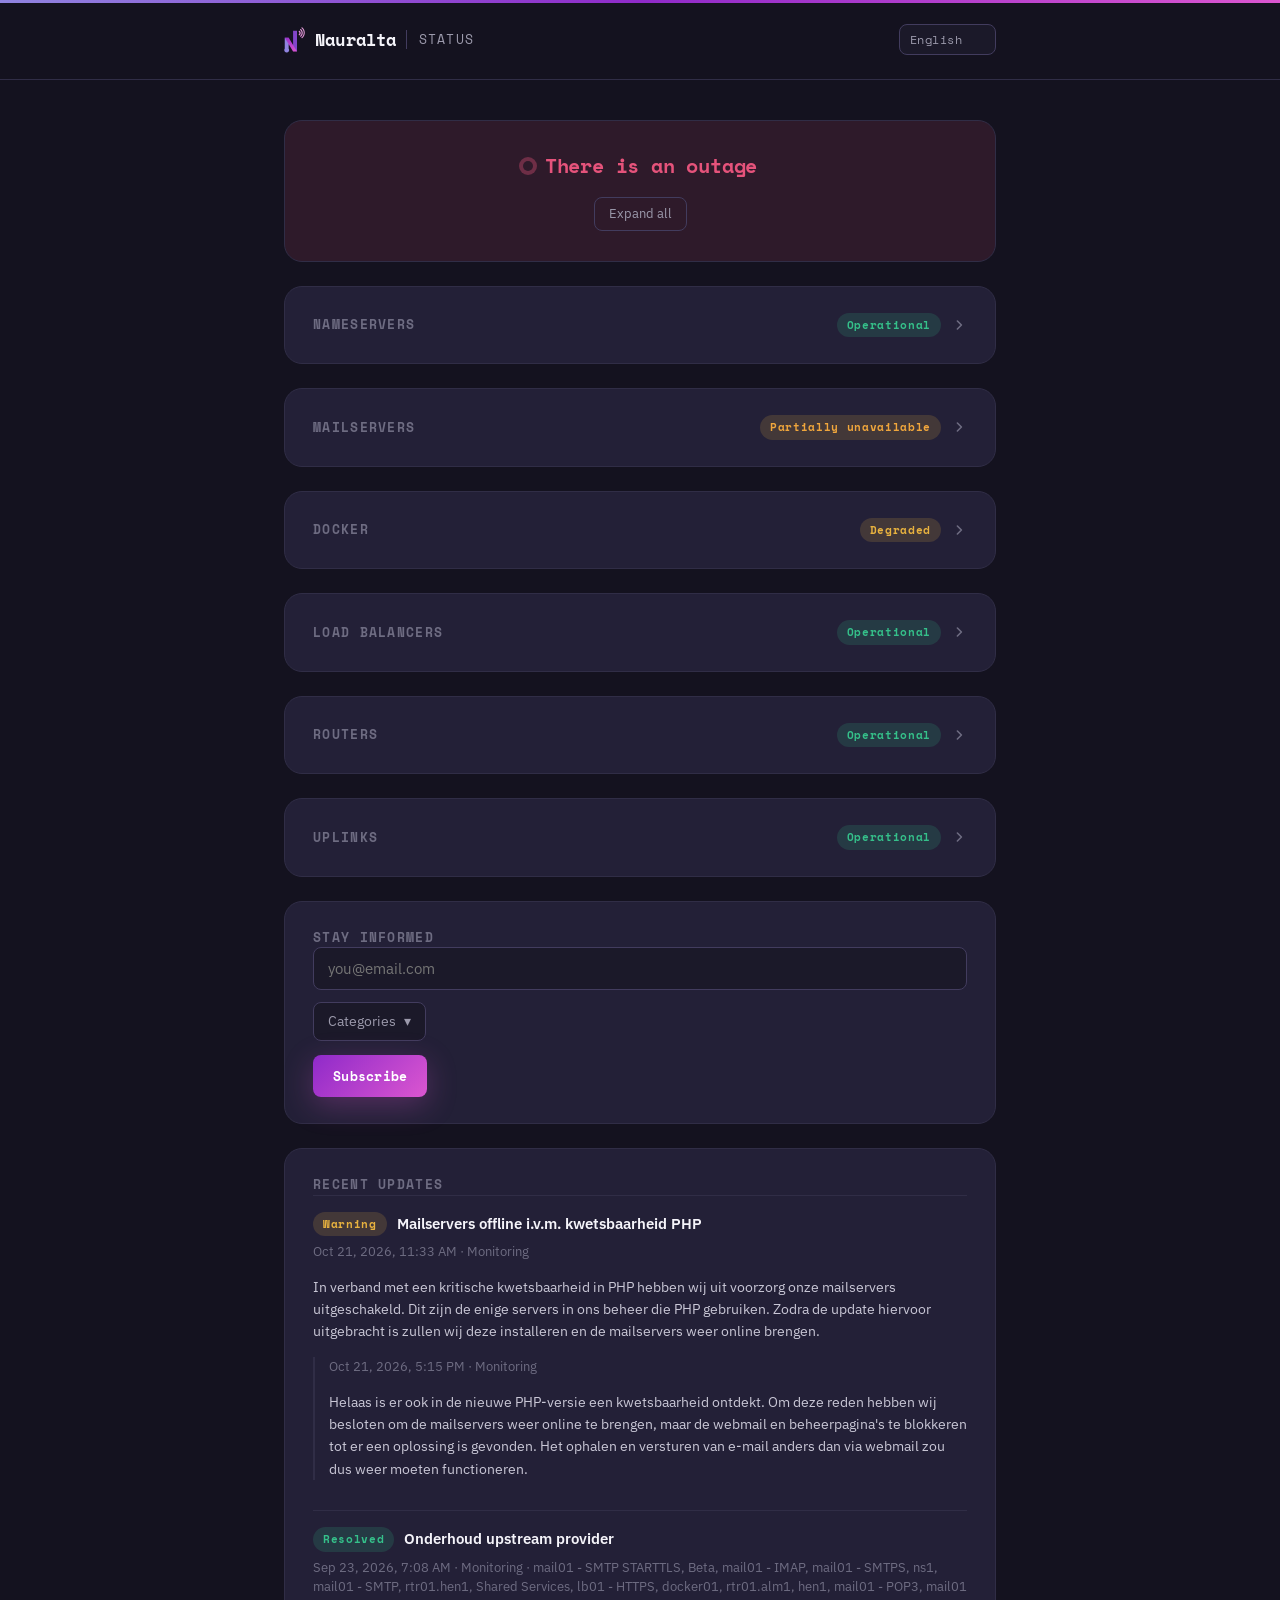
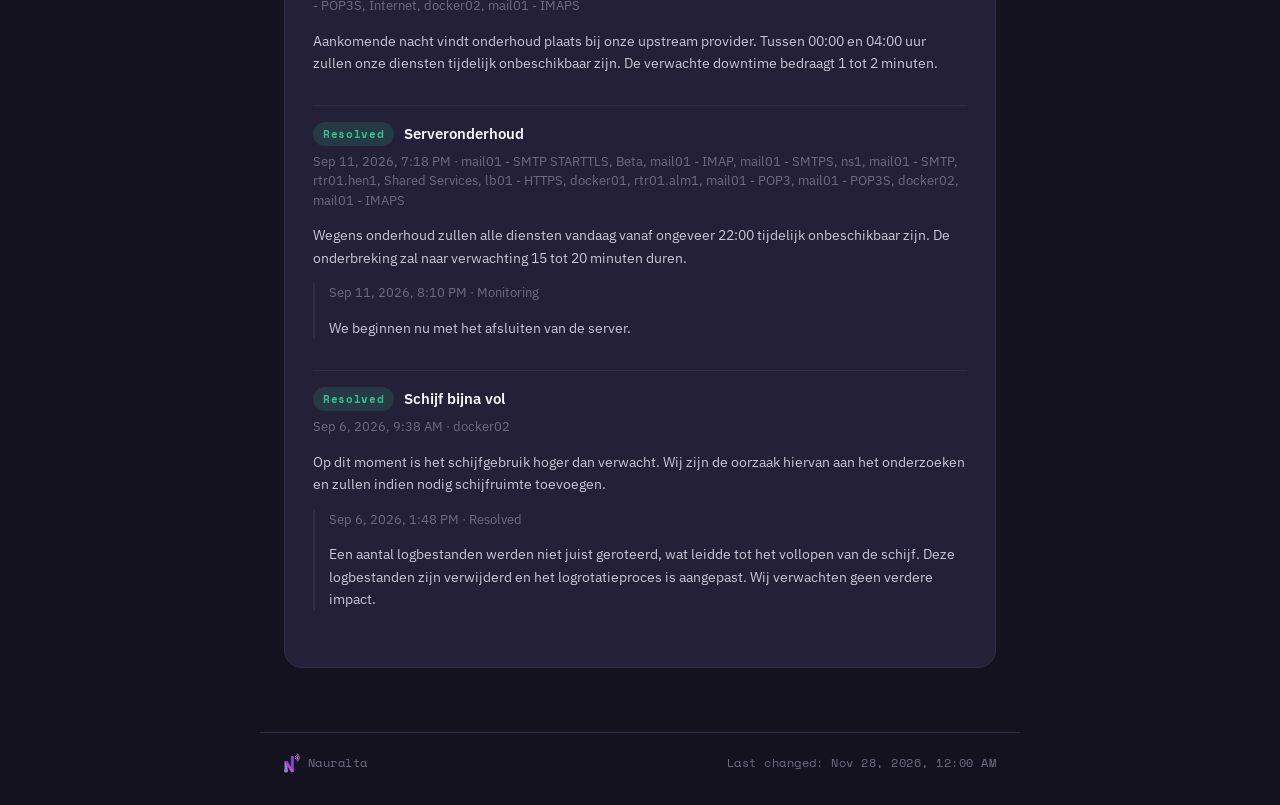
<file: index.html>
<!doctype html><html lang="en" class="no-i18n"><head><meta charset="utf-8"><meta name="viewport" content="width=device-width, initial-scale=1"><meta name="robots" content="index, follow"><title>Nauralta</title><link rel="preconnect" href="https://fonts.googleapis.com"><link rel="preconnect" href="https://fonts.gstatic.com" crossorigin><link href="https://fonts.googleapis.com/css2?family=Space+Mono:wght@400;700&family=IBM+Plex+Sans:wght@400;500;600&display=swap" rel="stylesheet"><link rel="stylesheet" href="style.css"><noscript><style>html.no-i18n{visibility:visible}</style></noscript></head><body><header class="topbar"><div class="wrap topbar-inner"><div class="brand-group"><img class="logo-icon" alt="" src="[data-uri]"><span class="brand-name">Nauralta</span><span class="brand-sub" data-i18n="brand.subtitle">Status</span></div><select id="lang-switch" class="lang-switch" aria-label="Language"></select></div></header><main class="wrap"><section class="hero hero-bad"><div class="hero-status"><span class="hero-dot"></span><h1 data-i18n="hero.bad">There is an outage</h1></div><button type="button" id="toggle-all-groups" class="hero-toggle-all" data-i18n="groups.expandAll">Expand all</button></section><section class="card group collapsed" data-group-id="b0c31294-1b76-448d-bfdb-e9b8179433e2"><button type="button" class="group-head" data-group-toggle><h2 class="group-title">Nameservers</h2><span class="group-head-right"><span class="badge badge-good" data-i18n="state.operational">Operational</span><svg class="chevron" viewBox="0 0 20 20" fill="none" xmlns="http://www.w3.org/2000/svg" aria-hidden="true"><path d="M5 8l5 5 5-5" stroke="currentColor" stroke-width="2" stroke-linecap="round" stroke-linejoin="round"/></svg></span></button><div class="rows"><div class="row"><div class="row-top"><span class="row-name-group"><span class="dot dot-good"></span><span class="row-name">ns1</span><span class="sr-only" data-i18n="state.operational">Operational</span></span><span class="row-uptime uptime-good" data-i18n-template="history.uptime" data-value="100">100% uptime</span></div><div class="hbars"><span class="hbar hbar-nodata" tabindex="0" data-status="nodata" data-date="2026-08-30" data-down-seconds="0" data-degraded-seconds="0"></span><span class="hbar hbar-nodata" tabindex="0" data-status="nodata" data-date="2026-08-31" data-down-seconds="0" data-degraded-seconds="0"></span><span class="hbar hbar-nodata" tabindex="0" data-status="nodata" data-date="2026-09-01" data-down-seconds="0" data-degraded-seconds="0"></span><span class="hbar hbar-nodata" tabindex="0" data-status="nodata" data-date="2026-09-02" data-down-seconds="0" data-degraded-seconds="0"></span><span class="hbar hbar-nodata" tabindex="0" data-status="nodata" data-date="2026-09-03" data-down-seconds="0" data-degraded-seconds="0"></span><span class="hbar hbar-operational" tabindex="0" data-status="operational" data-date="2026-09-04" data-down-seconds="0" data-degraded-seconds="0"></span><span class="hbar hbar-operational" tabindex="0" data-status="operational" data-date="2026-09-05" data-down-seconds="0" data-degraded-seconds="0"></span><span class="hbar hbar-operational" tabindex="0" data-status="operational" data-date="2026-09-06" data-down-seconds="0" data-degraded-seconds="0"></span><span class="hbar hbar-operational" tabindex="0" data-status="operational" data-date="2026-09-07" data-down-seconds="0" data-degraded-seconds="0"></span><span class="hbar hbar-operational" tabindex="0" data-status="operational" data-date="2026-09-08" data-down-seconds="0" data-degraded-seconds="0"></span><span class="hbar hbar-operational" tabindex="0" data-status="operational" data-date="2026-09-09" data-down-seconds="0" data-degraded-seconds="0"></span><span class="hbar hbar-operational" tabindex="0" data-status="operational" data-date="2026-09-10" data-down-seconds="0" data-degraded-seconds="0"></span><span class="hbar hbar-operational" tabindex="0" data-status="operational" data-date="2026-09-11" data-down-seconds="0" data-degraded-seconds="0"></span><span class="hbar hbar-operational" tabindex="0" data-status="operational" data-date="2026-09-12" data-down-seconds="0" data-degraded-seconds="0"></span><span class="hbar hbar-operational" tabindex="0" data-status="operational" data-date="2026-09-13" data-down-seconds="0" data-degraded-seconds="0"></span><span class="hbar hbar-operational" tabindex="0" data-status="operational" data-date="2026-09-14" data-down-seconds="0" data-degraded-seconds="0"></span><span class="hbar hbar-operational" tabindex="0" data-status="operational" data-date="2026-09-15" data-down-seconds="0" data-degraded-seconds="0"></span><span class="hbar hbar-operational" tabindex="0" data-status="operational" data-date="2026-09-16" data-down-seconds="0" data-degraded-seconds="0"></span><span class="hbar hbar-operational" tabindex="0" data-status="operational" data-date="2026-09-17" data-down-seconds="0" data-degraded-seconds="0"></span><span class="hbar hbar-operational" tabindex="0" data-status="operational" data-date="2026-09-18" data-down-seconds="0" data-degraded-seconds="0"></span><span class="hbar hbar-operational" tabindex="0" data-status="operational" data-date="2026-09-19" data-down-seconds="0" data-degraded-seconds="0"></span><span class="hbar hbar-operational" tabindex="0" data-status="operational" data-date="2026-09-20" data-down-seconds="0" data-degraded-seconds="0"></span><span class="hbar hbar-operational" tabindex="0" data-status="operational" data-date="2026-09-21" data-down-seconds="0" data-degraded-seconds="0"></span><span class="hbar hbar-operational" tabindex="0" data-status="operational" data-date="2026-09-22" data-down-seconds="0" data-degraded-seconds="0"></span><span class="hbar hbar-operational" tabindex="0" data-status="operational" data-date="2026-09-23" data-down-seconds="0" data-degraded-seconds="0"></span><span class="hbar hbar-operational" tabindex="0" data-status="operational" data-date="2026-09-24" data-down-seconds="0" data-degraded-seconds="0"></span><span class="hbar hbar-operational" tabindex="0" data-status="operational" data-date="2026-09-25" data-down-seconds="0" data-degraded-seconds="0"></span><span class="hbar hbar-operational" tabindex="0" data-status="operational" data-date="2026-09-26" data-down-seconds="0" data-degraded-seconds="0"></span><span class="hbar hbar-operational" tabindex="0" data-status="operational" data-date="2026-09-27" data-down-seconds="0" data-degraded-seconds="0"></span><span class="hbar hbar-operational" tabindex="0" data-status="operational" data-date="2026-09-28" data-down-seconds="0" data-degraded-seconds="0"></span><span class="hbar hbar-operational" tabindex="0" data-status="operational" data-date="2026-09-29" data-down-seconds="0" data-degraded-seconds="0"></span><span class="hbar hbar-operational" tabindex="0" data-status="operational" data-date="2026-09-30" data-down-seconds="0" data-degraded-seconds="0"></span><span class="hbar hbar-operational" tabindex="0" data-status="operational" data-date="2026-10-01" data-down-seconds="0" data-degraded-seconds="0"></span><span class="hbar hbar-operational" tabindex="0" data-status="operational" data-date="2026-10-02" data-down-seconds="0" data-degraded-seconds="0"></span><span class="hbar hbar-operational" tabindex="0" data-status="operational" data-date="2026-10-03" data-down-seconds="0" data-degraded-seconds="0"></span><span class="hbar hbar-operational" tabindex="0" data-status="operational" data-date="2026-10-04" data-down-seconds="0" data-degraded-seconds="0"></span><span class="hbar hbar-operational" tabindex="0" data-status="operational" data-date="2026-10-05" data-down-seconds="0" data-degraded-seconds="0"></span><span class="hbar hbar-operational" tabindex="0" data-status="operational" data-date="2026-10-06" data-down-seconds="0" data-degraded-seconds="0"></span><span class="hbar hbar-operational" tabindex="0" data-status="operational" data-date="2026-10-07" data-down-seconds="0" data-degraded-seconds="0"></span><span class="hbar hbar-operational" tabindex="0" data-status="operational" data-date="2026-10-08" data-down-seconds="0" data-degraded-seconds="0"></span><span class="hbar hbar-operational" tabindex="0" data-status="operational" data-date="2026-10-09" data-down-seconds="0" data-degraded-seconds="0"></span><span class="hbar hbar-operational" tabindex="0" data-status="operational" data-date="2026-10-10" data-down-seconds="0" data-degraded-seconds="0"></span><span class="hbar hbar-operational" tabindex="0" data-status="operational" data-date="2026-10-11" data-down-seconds="0" data-degraded-seconds="0"></span><span class="hbar hbar-operational" tabindex="0" data-status="operational" data-date="2026-10-12" data-down-seconds="0" data-degraded-seconds="0"></span><span class="hbar hbar-operational" tabindex="0" data-status="operational" data-date="2026-10-13" data-down-seconds="0" data-degraded-seconds="0"></span><span class="hbar hbar-operational" tabindex="0" data-status="operational" data-date="2026-10-14" data-down-seconds="0" data-degraded-seconds="0"></span><span class="hbar hbar-operational" tabindex="0" data-status="operational" data-date="2026-10-15" data-down-seconds="0" data-degraded-seconds="0"></span><span class="hbar hbar-operational" tabindex="0" data-status="operational" data-date="2026-10-16" data-down-seconds="0" data-degraded-seconds="0"></span><span class="hbar hbar-operational" tabindex="0" data-status="operational" data-date="2026-10-17" data-down-seconds="0" data-degraded-seconds="0"></span><span class="hbar hbar-operational" tabindex="0" data-status="operational" data-date="2026-10-18" data-down-seconds="0" data-degraded-seconds="0"></span><span class="hbar hbar-operational" tabindex="0" data-status="operational" data-date="2026-10-19" data-down-seconds="0" data-degraded-seconds="0"></span><span class="hbar hbar-operational" tabindex="0" data-status="operational" data-date="2026-10-20" data-down-seconds="0" data-degraded-seconds="0"></span><span class="hbar hbar-operational" tabindex="0" data-status="operational" data-date="2026-10-21" data-down-seconds="0" data-degraded-seconds="0"></span><span class="hbar hbar-operational" tabindex="0" data-status="operational" data-date="2026-10-22" data-down-seconds="0" data-degraded-seconds="0"></span><span class="hbar hbar-operational" tabindex="0" data-status="operational" data-date="2026-10-23" data-down-seconds="0" data-degraded-seconds="0"></span><span class="hbar hbar-operational" tabindex="0" data-status="operational" data-date="2026-10-24" data-down-seconds="0" data-degraded-seconds="0"></span><span class="hbar hbar-operational" tabindex="0" data-status="operational" data-date="2026-10-25" data-down-seconds="0" data-degraded-seconds="0"></span><span class="hbar hbar-operational" tabindex="0" data-status="operational" data-date="2026-10-26" data-down-seconds="0" data-degraded-seconds="0"></span><span class="hbar hbar-operational" tabindex="0" data-status="operational" data-date="2026-10-27" data-down-seconds="0" data-degraded-seconds="0"></span><span class="hbar hbar-operational" tabindex="0" data-status="operational" data-date="2026-10-28" data-down-seconds="0" data-degraded-seconds="0"></span><span class="hbar hbar-operational" tabindex="0" data-status="operational" data-date="2026-10-29" data-down-seconds="0" data-degraded-seconds="0"></span><span class="hbar hbar-operational" tabindex="0" data-status="operational" data-date="2026-10-30" data-down-seconds="0" data-degraded-seconds="0"></span><span class="hbar hbar-operational" tabindex="0" data-status="operational" data-date="2026-10-31" data-down-seconds="0" data-degraded-seconds="0"></span><span class="hbar hbar-operational" tabindex="0" data-status="operational" data-date="2026-11-01" data-down-seconds="0" data-degraded-seconds="0"></span><span class="hbar hbar-operational" tabindex="0" data-status="operational" data-date="2026-11-02" data-down-seconds="0" data-degraded-seconds="0"></span><span class="hbar hbar-operational" tabindex="0" data-status="operational" data-date="2026-11-03" data-down-seconds="0" data-degraded-seconds="0"></span><span class="hbar hbar-operational" tabindex="0" data-status="operational" data-date="2026-11-04" data-down-seconds="0" data-degraded-seconds="0"></span><span class="hbar hbar-operational" tabindex="0" data-status="operational" data-date="2026-11-05" data-down-seconds="0" data-degraded-seconds="0"></span><span class="hbar hbar-operational" tabindex="0" data-status="operational" data-date="2026-11-06" data-down-seconds="0" data-degraded-seconds="0"></span><span class="hbar hbar-operational" tabindex="0" data-status="operational" data-date="2026-11-07" data-down-seconds="0" data-degraded-seconds="0"></span><span class="hbar hbar-operational" tabindex="0" data-status="operational" data-date="2026-11-08" data-down-seconds="0" data-degraded-seconds="0"></span><span class="hbar hbar-operational" tabindex="0" data-status="operational" data-date="2026-11-09" data-down-seconds="0" data-degraded-seconds="0"></span><span class="hbar hbar-operational" tabindex="0" data-status="operational" data-date="2026-11-10" data-down-seconds="0" data-degraded-seconds="0"></span><span class="hbar hbar-operational" tabindex="0" data-status="operational" data-date="2026-11-11" data-down-seconds="0" data-degraded-seconds="0"></span><span class="hbar hbar-operational" tabindex="0" data-status="operational" data-date="2026-11-12" data-down-seconds="0" data-degraded-seconds="0"></span><span class="hbar hbar-operational" tabindex="0" data-status="operational" data-date="2026-11-13" data-down-seconds="0" data-degraded-seconds="0"></span><span class="hbar hbar-operational" tabindex="0" data-status="operational" data-date="2026-11-14" data-down-seconds="0" data-degraded-seconds="0"></span><span class="hbar hbar-operational" tabindex="0" data-status="operational" data-date="2026-11-15" data-down-seconds="0" data-degraded-seconds="0"></span><span class="hbar hbar-operational" tabindex="0" data-status="operational" data-date="2026-11-16" data-down-seconds="0" data-degraded-seconds="0"></span><span class="hbar hbar-operational" tabindex="0" data-status="operational" data-date="2026-11-17" data-down-seconds="0" data-degraded-seconds="0"></span><span class="hbar hbar-operational" tabindex="0" data-status="operational" data-date="2026-11-18" data-down-seconds="0" data-degraded-seconds="0"></span><span class="hbar hbar-operational" tabindex="0" data-status="operational" data-date="2026-11-19" data-down-seconds="0" data-degraded-seconds="0"></span><span class="hbar hbar-operational" tabindex="0" data-status="operational" data-date="2026-11-20" data-down-seconds="0" data-degraded-seconds="0"></span><span class="hbar hbar-operational" tabindex="0" data-status="operational" data-date="2026-11-21" data-down-seconds="0" data-degraded-seconds="0"></span><span class="hbar hbar-operational" tabindex="0" data-status="operational" data-date="2026-11-22" data-down-seconds="0" data-degraded-seconds="0"></span><span class="hbar hbar-operational" tabindex="0" data-status="operational" data-date="2026-11-23" data-down-seconds="0" data-degraded-seconds="0"></span><span class="hbar hbar-operational" tabindex="0" data-status="operational" data-date="2026-11-24" data-down-seconds="0" data-degraded-seconds="0"></span><span class="hbar hbar-operational" tabindex="0" data-status="operational" data-date="2026-11-25" data-down-seconds="0" data-degraded-seconds="0"></span><span class="hbar hbar-operational" tabindex="0" data-status="operational" data-date="2026-11-26" data-down-seconds="0" data-degraded-seconds="0"></span><span class="hbar hbar-operational" tabindex="0" data-status="operational" data-date="2026-11-27" data-down-seconds="0" data-degraded-seconds="0"></span><span class="hbar hbar-operational" tabindex="0" data-status="operational" data-date="2026-11-28" data-down-seconds="0" data-degraded-seconds="0"></span></div><div class="row-dates"><span class="days-full" data-i18n-template="history.daysAgo" data-value="90">90 days ago</span><span class="days-mobile" data-i18n-template="history.daysAgo" data-value="30">30 days ago</span><span data-i18n="history.today">Today</span></div></div><div class="row"><div class="row-top"><span class="row-name-group"><span class="dot dot-good"></span><span class="row-name">ns2</span><span class="sr-only" data-i18n="state.operational">Operational</span></span><span class="row-uptime uptime-good" data-i18n-template="history.uptime" data-value="99.989">99.989% uptime</span></div><div class="hbars"><span class="hbar hbar-nodata" tabindex="0" data-status="nodata" data-date="2026-08-30" data-down-seconds="0" data-degraded-seconds="0"></span><span class="hbar hbar-nodata" tabindex="0" data-status="nodata" data-date="2026-08-31" data-down-seconds="0" data-degraded-seconds="0"></span><span class="hbar hbar-nodata" tabindex="0" data-status="nodata" data-date="2026-09-01" data-down-seconds="0" data-degraded-seconds="0"></span><span class="hbar hbar-nodata" tabindex="0" data-status="nodata" data-date="2026-09-02" data-down-seconds="0" data-degraded-seconds="0"></span><span class="hbar hbar-nodata" tabindex="0" data-status="nodata" data-date="2026-09-03" data-down-seconds="0" data-degraded-seconds="0"></span><span class="hbar hbar-operational" tabindex="0" data-status="operational" data-date="2026-09-04" data-down-seconds="0" data-degraded-seconds="0"></span><span class="hbar hbar-operational" tabindex="0" data-status="operational" data-date="2026-09-05" data-down-seconds="0" data-degraded-seconds="0"></span><span class="hbar hbar-operational" tabindex="0" data-status="operational" data-date="2026-09-06" data-down-seconds="0" data-degraded-seconds="0"></span><span class="hbar hbar-operational" tabindex="0" data-status="operational" data-date="2026-09-07" data-down-seconds="0" data-degraded-seconds="0"></span><span class="hbar hbar-operational" tabindex="0" data-status="operational" data-date="2026-09-08" data-down-seconds="0" data-degraded-seconds="0"></span><span class="hbar hbar-operational" tabindex="0" data-status="operational" data-date="2026-09-09" data-down-seconds="0" data-degraded-seconds="0"></span><span class="hbar hbar-operational" tabindex="0" data-status="operational" data-date="2026-09-10" data-down-seconds="0" data-degraded-seconds="0"></span><span class="hbar hbar-operational" tabindex="0" data-status="operational" data-date="2026-09-11" data-down-seconds="0" data-degraded-seconds="0"></span><span class="hbar hbar-operational" tabindex="0" data-status="operational" data-date="2026-09-12" data-down-seconds="0" data-degraded-seconds="0"></span><span class="hbar hbar-operational" tabindex="0" data-status="operational" data-date="2026-09-13" data-down-seconds="0" data-degraded-seconds="0"></span><span class="hbar hbar-operational" tabindex="0" data-status="operational" data-date="2026-09-14" data-down-seconds="0" data-degraded-seconds="0"></span><span class="hbar hbar-operational" tabindex="0" data-status="operational" data-date="2026-09-15" data-down-seconds="0" data-degraded-seconds="0"></span><span class="hbar hbar-operational" tabindex="0" data-status="operational" data-date="2026-09-16" data-down-seconds="0" data-degraded-seconds="0"></span><span class="hbar hbar-operational" tabindex="0" data-status="operational" data-date="2026-09-17" data-down-seconds="0" data-degraded-seconds="0"></span><span class="hbar hbar-operational" tabindex="0" data-status="operational" data-date="2026-09-18" data-down-seconds="0" data-degraded-seconds="0"></span><span class="hbar hbar-operational" tabindex="0" data-status="operational" data-date="2026-09-19" data-down-seconds="0" data-degraded-seconds="0"></span><span class="hbar hbar-operational" tabindex="0" data-status="operational" data-date="2026-09-20" data-down-seconds="0" data-degraded-seconds="0"></span><span class="hbar hbar-operational" tabindex="0" data-status="operational" data-date="2026-09-21" data-down-seconds="0" data-degraded-seconds="0"></span><span class="hbar hbar-operational" tabindex="0" data-status="operational" data-date="2026-09-22" data-down-seconds="0" data-degraded-seconds="0"></span><span class="hbar hbar-operational" tabindex="0" data-status="operational" data-date="2026-09-23" data-down-seconds="0" data-degraded-seconds="0"></span><span class="hbar hbar-operational" tabindex="0" data-status="operational" data-date="2026-09-24" data-down-seconds="0" data-degraded-seconds="0"></span><span class="hbar hbar-operational" tabindex="0" data-status="operational" data-date="2026-09-25" data-down-seconds="0" data-degraded-seconds="0"></span><span class="hbar hbar-operational" tabindex="0" data-status="operational" data-date="2026-09-26" data-down-seconds="0" data-degraded-seconds="0"></span><span class="hbar hbar-operational" tabindex="0" data-status="operational" data-date="2026-09-27" data-down-seconds="0" data-degraded-seconds="0"></span><span class="hbar hbar-operational" tabindex="0" data-status="operational" data-date="2026-09-28" data-down-seconds="0" data-degraded-seconds="0"></span><span class="hbar hbar-operational" tabindex="0" data-status="operational" data-date="2026-09-29" data-down-seconds="0" data-degraded-seconds="0"></span><span class="hbar hbar-operational" tabindex="0" data-status="operational" data-date="2026-09-30" data-down-seconds="0" data-degraded-seconds="0"></span><span class="hbar hbar-operational" tabindex="0" data-status="operational" data-date="2026-10-01" data-down-seconds="0" data-degraded-seconds="0"></span><span class="hbar hbar-operational" tabindex="0" data-status="operational" data-date="2026-10-02" data-down-seconds="0" data-degraded-seconds="0"></span><span class="hbar hbar-operational" tabindex="0" data-status="operational" data-date="2026-10-03" data-down-seconds="0" data-degraded-seconds="0"></span><span class="hbar hbar-operational" tabindex="0" data-status="operational" data-date="2026-10-04" data-down-seconds="0" data-degraded-seconds="0"></span><span class="hbar hbar-operational" tabindex="0" data-status="operational" data-date="2026-10-05" data-down-seconds="0" data-degraded-seconds="0"></span><span class="hbar hbar-operational" tabindex="0" data-status="operational" data-date="2026-10-06" data-down-seconds="0" data-degraded-seconds="0"></span><span class="hbar hbar-operational" tabindex="0" data-status="operational" data-date="2026-10-07" data-down-seconds="0" data-degraded-seconds="0"></span><span class="hbar hbar-operational" tabindex="0" data-status="operational" data-date="2026-10-08" data-down-seconds="0" data-degraded-seconds="0"></span><span class="hbar hbar-operational" tabindex="0" data-status="operational" data-date="2026-10-09" data-down-seconds="0" data-degraded-seconds="0"></span><span class="hbar hbar-operational" tabindex="0" data-status="operational" data-date="2026-10-10" data-down-seconds="0" data-degraded-seconds="0"></span><span class="hbar hbar-operational" tabindex="0" data-status="operational" data-date="2026-10-11" data-down-seconds="0" data-degraded-seconds="0"></span><span class="hbar hbar-operational" tabindex="0" data-status="operational" data-date="2026-10-12" data-down-seconds="0" data-degraded-seconds="0"></span><span class="hbar hbar-operational" tabindex="0" data-status="operational" data-date="2026-10-13" data-down-seconds="0" data-degraded-seconds="0"></span><span class="hbar hbar-operational" tabindex="0" data-status="operational" data-date="2026-10-14" data-down-seconds="0" data-degraded-seconds="0"></span><span class="hbar hbar-operational" tabindex="0" data-status="operational" data-date="2026-10-15" data-down-seconds="0" data-degraded-seconds="0"></span><span class="hbar hbar-operational" tabindex="0" data-status="operational" data-date="2026-10-16" data-down-seconds="0" data-degraded-seconds="0"></span><span class="hbar hbar-operational" tabindex="0" data-status="operational" data-date="2026-10-17" data-down-seconds="0" data-degraded-seconds="0"></span><span class="hbar hbar-operational" tabindex="0" data-status="operational" data-date="2026-10-18" data-down-seconds="0" data-degraded-seconds="0"></span><span class="hbar hbar-operational" tabindex="0" data-status="operational" data-date="2026-10-19" data-down-seconds="0" data-degraded-seconds="0"></span><span class="hbar hbar-operational" tabindex="0" data-status="operational" data-date="2026-10-20" data-down-seconds="0" data-degraded-seconds="0"></span><span class="hbar hbar-operational" tabindex="0" data-status="operational" data-date="2026-10-21" data-down-seconds="0" data-degraded-seconds="0"></span><span class="hbar hbar-operational" tabindex="0" data-status="operational" data-date="2026-10-22" data-down-seconds="0" data-degraded-seconds="0"></span><span class="hbar hbar-operational" tabindex="0" data-status="operational" data-date="2026-10-23" data-down-seconds="0" data-degraded-seconds="0"></span><span class="hbar hbar-operational" tabindex="0" data-status="operational" data-date="2026-10-24" data-down-seconds="0" data-degraded-seconds="0"></span><span class="hbar hbar-operational" tabindex="0" data-status="operational" data-date="2026-10-25" data-down-seconds="0" data-degraded-seconds="0"></span><span class="hbar hbar-operational" tabindex="0" data-status="operational" data-date="2026-10-26" data-down-seconds="0" data-degraded-seconds="0"></span><span class="hbar hbar-operational" tabindex="0" data-status="operational" data-date="2026-10-27" data-down-seconds="0" data-degraded-seconds="0"></span><span class="hbar hbar-operational" tabindex="0" data-status="operational" data-date="2026-10-28" data-down-seconds="0" data-degraded-seconds="0"></span><span class="hbar hbar-operational" tabindex="0" data-status="operational" data-date="2026-10-29" data-down-seconds="0" data-degraded-seconds="0"></span><span class="hbar hbar-operational" tabindex="0" data-status="operational" data-date="2026-10-30" data-down-seconds="0" data-degraded-seconds="0"></span><span class="hbar hbar-operational" tabindex="0" data-status="operational" data-date="2026-10-31" data-down-seconds="0" data-degraded-seconds="0"></span><span class="hbar hbar-operational" tabindex="0" data-status="operational" data-date="2026-11-01" data-down-seconds="0" data-degraded-seconds="0"></span><span class="hbar hbar-operational" tabindex="0" data-status="operational" data-date="2026-11-02" data-down-seconds="0" data-degraded-seconds="0"></span><span class="hbar hbar-operational" tabindex="0" data-status="operational" data-date="2026-11-03" data-down-seconds="0" data-degraded-seconds="0"></span><span class="hbar hbar-operational" tabindex="0" data-status="operational" data-date="2026-11-04" data-down-seconds="0" data-degraded-seconds="0"></span><span class="hbar hbar-operational" tabindex="0" data-status="operational" data-date="2026-11-05" data-down-seconds="0" data-degraded-seconds="0"></span><span class="hbar hbar-operational" tabindex="0" data-status="operational" data-date="2026-11-06" data-down-seconds="0" data-degraded-seconds="0"></span><span class="hbar hbar-operational" tabindex="0" data-status="operational" data-date="2026-11-07" data-down-seconds="0" data-degraded-seconds="0"></span><span class="hbar hbar-operational" tabindex="0" data-status="operational" data-date="2026-11-08" data-down-seconds="0" data-degraded-seconds="0"></span><span class="hbar hbar-operational" tabindex="0" data-status="operational" data-date="2026-11-09" data-down-seconds="0" data-degraded-seconds="0"></span><span class="hbar hbar-down" tabindex="0" data-status="down" data-date="2026-11-10" data-down-seconds="390.732" data-degraded-seconds="0"></span><span class="hbar hbar-operational" tabindex="0" data-status="operational" data-date="2026-11-11" data-down-seconds="0" data-degraded-seconds="0"></span><span class="hbar hbar-operational" tabindex="0" data-status="operational" data-date="2026-11-12" data-down-seconds="0" data-degraded-seconds="0"></span><span class="hbar hbar-operational" tabindex="0" data-status="operational" data-date="2026-11-13" data-down-seconds="0" data-degraded-seconds="0"></span><span class="hbar hbar-operational" tabindex="0" data-status="operational" data-date="2026-11-14" data-down-seconds="0" data-degraded-seconds="0"></span><span class="hbar hbar-operational" tabindex="0" data-status="operational" data-date="2026-11-15" data-down-seconds="0" data-degraded-seconds="0"></span><span class="hbar hbar-operational" tabindex="0" data-status="operational" data-date="2026-11-16" data-down-seconds="0" data-degraded-seconds="0"></span><span class="hbar hbar-down" tabindex="0" data-status="down" data-date="2026-11-17" data-down-seconds="412.298" data-degraded-seconds="0"></span><span class="hbar hbar-operational" tabindex="0" data-status="operational" data-date="2026-11-18" data-down-seconds="0" data-degraded-seconds="0"></span><span class="hbar hbar-operational" tabindex="0" data-status="operational" data-date="2026-11-19" data-down-seconds="0" data-degraded-seconds="0"></span><span class="hbar hbar-operational" tabindex="0" data-status="operational" data-date="2026-11-20" data-down-seconds="0" data-degraded-seconds="0"></span><span class="hbar hbar-operational" tabindex="0" data-status="operational" data-date="2026-11-21" data-down-seconds="0" data-degraded-seconds="0"></span><span class="hbar hbar-operational" tabindex="0" data-status="operational" data-date="2026-11-22" data-down-seconds="0" data-degraded-seconds="0"></span><span class="hbar hbar-operational" tabindex="0" data-status="operational" data-date="2026-11-23" data-down-seconds="0" data-degraded-seconds="0"></span><span class="hbar hbar-operational" tabindex="0" data-status="operational" data-date="2026-11-24" data-down-seconds="0" data-degraded-seconds="0"></span><span class="hbar hbar-operational" tabindex="0" data-status="operational" data-date="2026-11-25" data-down-seconds="0" data-degraded-seconds="0"></span><span class="hbar hbar-operational" tabindex="0" data-status="operational" data-date="2026-11-26" data-down-seconds="0" data-degraded-seconds="0"></span><span class="hbar hbar-operational" tabindex="0" data-status="operational" data-date="2026-11-27" data-down-seconds="0" data-degraded-seconds="0"></span><span class="hbar hbar-operational" tabindex="0" data-status="operational" data-date="2026-11-28" data-down-seconds="0" data-degraded-seconds="0"></span></div><div class="row-dates"><span class="days-full" data-i18n-template="history.daysAgo" data-value="90">90 days ago</span><span class="days-mobile" data-i18n-template="history.daysAgo" data-value="30">30 days ago</span><span data-i18n="history.today">Today</span></div></div></div></section><section class="card group collapsed" data-group-id="54b549ea-eed4-40a3-959c-f4c2c0affce0"><button type="button" class="group-head" data-group-toggle><h2 class="group-title">Mailservers</h2><span class="group-head-right"><span class="badge badge-partial" data-i18n="state.partialOutage">Partially unavailable</span><svg class="chevron" viewBox="0 0 20 20" fill="none" xmlns="http://www.w3.org/2000/svg" aria-hidden="true"><path d="M5 8l5 5 5-5" stroke="currentColor" stroke-width="2" stroke-linecap="round" stroke-linejoin="round"/></svg></span></button><div class="rows"><div class="row"><div class="row-top"><span class="row-name-group"><span class="dot dot-good"></span><span class="row-name">mail01 - SMTP</span><span class="sr-only" data-i18n="state.operational">Operational</span></span><span class="row-uptime uptime-good" data-i18n-template="history.uptime" data-value="99.827">99.827% uptime</span></div><div class="hbars"><span class="hbar hbar-nodata" tabindex="0" data-status="nodata" data-date="2026-08-30" data-down-seconds="0" data-degraded-seconds="0"></span><span class="hbar hbar-nodata" tabindex="0" data-status="nodata" data-date="2026-08-31" data-down-seconds="0" data-degraded-seconds="0"></span><span class="hbar hbar-nodata" tabindex="0" data-status="nodata" data-date="2026-09-01" data-down-seconds="0" data-degraded-seconds="0"></span><span class="hbar hbar-nodata" tabindex="0" data-status="nodata" data-date="2026-09-02" data-down-seconds="0" data-degraded-seconds="0"></span><span class="hbar hbar-nodata" tabindex="0" data-status="nodata" data-date="2026-09-03" data-down-seconds="0" data-degraded-seconds="0"></span><span class="hbar hbar-nodata" tabindex="0" data-status="nodata" data-date="2026-09-04" data-down-seconds="0" data-degraded-seconds="0"></span><span class="hbar hbar-nodata" tabindex="0" data-status="nodata" data-date="2026-09-05" data-down-seconds="0" data-degraded-seconds="0"></span><span class="hbar hbar-operational" tabindex="0" data-status="operational" data-date="2026-09-06" data-down-seconds="0" data-degraded-seconds="0"></span><span class="hbar hbar-operational" tabindex="0" data-status="operational" data-date="2026-09-07" data-down-seconds="0" data-degraded-seconds="0"></span><span class="hbar hbar-operational" tabindex="0" data-status="operational" data-date="2026-09-08" data-down-seconds="0" data-degraded-seconds="0"></span><span class="hbar hbar-operational" tabindex="0" data-status="operational" data-date="2026-09-09" data-down-seconds="0" data-degraded-seconds="0"></span><span class="hbar hbar-operational" tabindex="0" data-status="operational" data-date="2026-09-10" data-down-seconds="0" data-degraded-seconds="0"></span><span class="hbar hbar-operational" tabindex="0" data-status="operational" data-date="2026-09-11" data-down-seconds="0" data-degraded-seconds="0"></span><span class="hbar hbar-operational" tabindex="0" data-status="operational" data-date="2026-09-12" data-down-seconds="0" data-degraded-seconds="0"></span><span class="hbar hbar-operational" tabindex="0" data-status="operational" data-date="2026-09-13" data-down-seconds="0" data-degraded-seconds="0"></span><span class="hbar hbar-operational" tabindex="0" data-status="operational" data-date="2026-09-14" data-down-seconds="0" data-degraded-seconds="0"></span><span class="hbar hbar-operational" tabindex="0" data-status="operational" data-date="2026-09-15" data-down-seconds="0" data-degraded-seconds="0"></span><span class="hbar hbar-operational" tabindex="0" data-status="operational" data-date="2026-09-16" data-down-seconds="0" data-degraded-seconds="0"></span><span class="hbar hbar-operational" tabindex="0" data-status="operational" data-date="2026-09-17" data-down-seconds="0" data-degraded-seconds="0"></span><span class="hbar hbar-operational" tabindex="0" data-status="operational" data-date="2026-09-18" data-down-seconds="0" data-degraded-seconds="0"></span><span class="hbar hbar-operational" tabindex="0" data-status="operational" data-date="2026-09-19" data-down-seconds="0" data-degraded-seconds="0"></span><span class="hbar hbar-operational" tabindex="0" data-status="operational" data-date="2026-09-20" data-down-seconds="0" data-degraded-seconds="0"></span><span class="hbar hbar-operational" tabindex="0" data-status="operational" data-date="2026-09-21" data-down-seconds="0" data-degraded-seconds="0"></span><span class="hbar hbar-operational" tabindex="0" data-status="operational" data-date="2026-09-22" data-down-seconds="0" data-degraded-seconds="0"></span><span class="hbar hbar-operational" tabindex="0" data-status="operational" data-date="2026-09-23" data-down-seconds="0" data-degraded-seconds="0"></span><span class="hbar hbar-operational" tabindex="0" data-status="operational" data-date="2026-09-24" data-down-seconds="0" data-degraded-seconds="0"></span><span class="hbar hbar-operational" tabindex="0" data-status="operational" data-date="2026-09-25" data-down-seconds="0" data-degraded-seconds="0"></span><span class="hbar hbar-operational" tabindex="0" data-status="operational" data-date="2026-09-26" data-down-seconds="0" data-degraded-seconds="0"></span><span class="hbar hbar-operational" tabindex="0" data-status="operational" data-date="2026-09-27" data-down-seconds="0" data-degraded-seconds="0"></span><span class="hbar hbar-operational" tabindex="0" data-status="operational" data-date="2026-09-28" data-down-seconds="0" data-degraded-seconds="0"></span><span class="hbar hbar-operational" tabindex="0" data-status="operational" data-date="2026-09-29" data-down-seconds="0" data-degraded-seconds="0"></span><span class="hbar hbar-operational" tabindex="0" data-status="operational" data-date="2026-09-30" data-down-seconds="0" data-degraded-seconds="0"></span><span class="hbar hbar-operational" tabindex="0" data-status="operational" data-date="2026-10-01" data-down-seconds="0" data-degraded-seconds="0"></span><span class="hbar hbar-operational" tabindex="0" data-status="operational" data-date="2026-10-02" data-down-seconds="0" data-degraded-seconds="0"></span><span class="hbar hbar-operational" tabindex="0" data-status="operational" data-date="2026-10-03" data-down-seconds="0" data-degraded-seconds="0"></span><span class="hbar hbar-operational" tabindex="0" data-status="operational" data-date="2026-10-04" data-down-seconds="0" data-degraded-seconds="0"></span><span class="hbar hbar-operational" tabindex="0" data-status="operational" data-date="2026-10-05" data-down-seconds="0" data-degraded-seconds="0"></span><span class="hbar hbar-operational" tabindex="0" data-status="operational" data-date="2026-10-06" data-down-seconds="0" data-degraded-seconds="0"></span><span class="hbar hbar-operational" tabindex="0" data-status="operational" data-date="2026-10-07" data-down-seconds="0" data-degraded-seconds="0"></span><span class="hbar hbar-down" tabindex="0" data-status="down" data-date="2026-10-08" data-down-seconds="3635.14" data-degraded-seconds="0"></span><span class="hbar hbar-down" tabindex="0" data-status="down" data-date="2026-10-09" data-down-seconds="8172.105" data-degraded-seconds="7259.858593"></span><span class="hbar hbar-operational" tabindex="0" data-status="operational" data-date="2026-10-10" data-down-seconds="0" data-degraded-seconds="0"></span><span class="hbar hbar-operational" tabindex="0" data-status="operational" data-date="2026-10-11" data-down-seconds="0" data-degraded-seconds="0"></span><span class="hbar hbar-operational" tabindex="0" data-status="operational" data-date="2026-10-12" data-down-seconds="0" data-degraded-seconds="0"></span><span class="hbar hbar-operational" tabindex="0" data-status="operational" data-date="2026-10-13" data-down-seconds="0" data-degraded-seconds="0"></span><span class="hbar hbar-operational" tabindex="0" data-status="operational" data-date="2026-10-14" data-down-seconds="0" data-degraded-seconds="0"></span><span class="hbar hbar-operational" tabindex="0" data-status="operational" data-date="2026-10-15" data-down-seconds="0" data-degraded-seconds="0"></span><span class="hbar hbar-operational" tabindex="0" data-status="operational" data-date="2026-10-16" data-down-seconds="0" data-degraded-seconds="0"></span><span class="hbar hbar-operational" tabindex="0" data-status="operational" data-date="2026-10-17" data-down-seconds="0" data-degraded-seconds="0"></span><span class="hbar hbar-operational" tabindex="0" data-status="operational" data-date="2026-10-18" data-down-seconds="0" data-degraded-seconds="0"></span><span class="hbar hbar-operational" tabindex="0" data-status="operational" data-date="2026-10-19" data-down-seconds="0" data-degraded-seconds="0"></span><span class="hbar hbar-operational" tabindex="0" data-status="operational" data-date="2026-10-20" data-down-seconds="0" data-degraded-seconds="0"></span><span class="hbar hbar-degraded" tabindex="0" data-status="degraded" data-date="2026-10-21" data-down-seconds="0" data-degraded-seconds="20880.254262"></span><span class="hbar hbar-operational" tabindex="0" data-status="operational" data-date="2026-10-22" data-down-seconds="0" data-degraded-seconds="0"></span><span class="hbar hbar-operational" tabindex="0" data-status="operational" data-date="2026-10-23" data-down-seconds="0" data-degraded-seconds="0"></span><span class="hbar hbar-operational" tabindex="0" data-status="operational" data-date="2026-10-24" data-down-seconds="0" data-degraded-seconds="0"></span><span class="hbar hbar-operational" tabindex="0" data-status="operational" data-date="2026-10-25" data-down-seconds="0" data-degraded-seconds="0"></span><span class="hbar hbar-operational" tabindex="0" data-status="operational" data-date="2026-10-26" data-down-seconds="0" data-degraded-seconds="0"></span><span class="hbar hbar-operational" tabindex="0" data-status="operational" data-date="2026-10-27" data-down-seconds="0" data-degraded-seconds="0"></span><span class="hbar hbar-operational" tabindex="0" data-status="operational" data-date="2026-10-28" data-down-seconds="0" data-degraded-seconds="0"></span><span class="hbar hbar-operational" tabindex="0" data-status="operational" data-date="2026-10-29" data-down-seconds="0" data-degraded-seconds="0"></span><span class="hbar hbar-operational" tabindex="0" data-status="operational" data-date="2026-10-30" data-down-seconds="0" data-degraded-seconds="0"></span><span class="hbar hbar-down" tabindex="0" data-status="down" data-date="2026-10-31" data-down-seconds="536.2049999999999" data-degraded-seconds="0"></span><span class="hbar hbar-operational" tabindex="0" data-status="operational" data-date="2026-11-01" data-down-seconds="0" data-degraded-seconds="0"></span><span class="hbar hbar-operational" tabindex="0" data-status="operational" data-date="2026-11-02" data-down-seconds="0" data-degraded-seconds="0"></span><span class="hbar hbar-operational" tabindex="0" data-status="operational" data-date="2026-11-03" data-down-seconds="0" data-degraded-seconds="0"></span><span class="hbar hbar-operational" tabindex="0" data-status="operational" data-date="2026-11-04" data-down-seconds="0" data-degraded-seconds="0"></span><span class="hbar hbar-operational" tabindex="0" data-status="operational" data-date="2026-11-05" data-down-seconds="0" data-degraded-seconds="0"></span><span class="hbar hbar-operational" tabindex="0" data-status="operational" data-date="2026-11-06" data-down-seconds="0" data-degraded-seconds="0"></span><span class="hbar hbar-operational" tabindex="0" data-status="operational" data-date="2026-11-07" data-down-seconds="0" data-degraded-seconds="0"></span><span class="hbar hbar-operational" tabindex="0" data-status="operational" data-date="2026-11-08" data-down-seconds="0" data-degraded-seconds="0"></span><span class="hbar hbar-operational" tabindex="0" data-status="operational" data-date="2026-11-09" data-down-seconds="0" data-degraded-seconds="0"></span><span class="hbar hbar-operational" tabindex="0" data-status="operational" data-date="2026-11-10" data-down-seconds="0" data-degraded-seconds="0"></span><span class="hbar hbar-operational" tabindex="0" data-status="operational" data-date="2026-11-11" data-down-seconds="0" data-degraded-seconds="0"></span><span class="hbar hbar-operational" tabindex="0" data-status="operational" data-date="2026-11-12" data-down-seconds="0" data-degraded-seconds="0"></span><span class="hbar hbar-operational" tabindex="0" data-status="operational" data-date="2026-11-13" data-down-seconds="0" data-degraded-seconds="0"></span><span class="hbar hbar-operational" tabindex="0" data-status="operational" data-date="2026-11-14" data-down-seconds="0" data-degraded-seconds="0"></span><span class="hbar hbar-operational" tabindex="0" data-status="operational" data-date="2026-11-15" data-down-seconds="0" data-degraded-seconds="0"></span><span class="hbar hbar-operational" tabindex="0" data-status="operational" data-date="2026-11-16" data-down-seconds="0" data-degraded-seconds="0"></span><span class="hbar hbar-operational" tabindex="0" data-status="operational" data-date="2026-11-17" data-down-seconds="0" data-degraded-seconds="0"></span><span class="hbar hbar-operational" tabindex="0" data-status="operational" data-date="2026-11-18" data-down-seconds="0" data-degraded-seconds="0"></span><span class="hbar hbar-operational" tabindex="0" data-status="operational" data-date="2026-11-19" data-down-seconds="0" data-degraded-seconds="0"></span><span class="hbar hbar-operational" tabindex="0" data-status="operational" data-date="2026-11-20" data-down-seconds="0" data-degraded-seconds="0"></span><span class="hbar hbar-operational" tabindex="0" data-status="operational" data-date="2026-11-21" data-down-seconds="0" data-degraded-seconds="0"></span><span class="hbar hbar-operational" tabindex="0" data-status="operational" data-date="2026-11-22" data-down-seconds="0" data-degraded-seconds="0"></span><span class="hbar hbar-operational" tabindex="0" data-status="operational" data-date="2026-11-23" data-down-seconds="0" data-degraded-seconds="0"></span><span class="hbar hbar-operational" tabindex="0" data-status="operational" data-date="2026-11-24" data-down-seconds="0" data-degraded-seconds="0"></span><span class="hbar hbar-operational" tabindex="0" data-status="operational" data-date="2026-11-25" data-down-seconds="0" data-degraded-seconds="0"></span><span class="hbar hbar-operational" tabindex="0" data-status="operational" data-date="2026-11-26" data-down-seconds="0" data-degraded-seconds="0"></span><span class="hbar hbar-operational" tabindex="0" data-status="operational" data-date="2026-11-27" data-down-seconds="0" data-degraded-seconds="0"></span><span class="hbar hbar-operational" tabindex="0" data-status="operational" data-date="2026-11-28" data-down-seconds="0" data-degraded-seconds="0"></span></div><div class="row-dates"><span class="days-full" data-i18n-template="history.daysAgo" data-value="90">90 days ago</span><span class="days-mobile" data-i18n-template="history.daysAgo" data-value="30">30 days ago</span><span data-i18n="history.today">Today</span></div></div><div class="row"><div class="row-top"><span class="row-name-group"><span class="dot dot-good"></span><span class="row-name">mail01 - SMTPS</span><span class="sr-only" data-i18n="state.operational">Operational</span></span><span class="row-uptime uptime-good" data-i18n-template="history.uptime" data-value="99.803">99.803% uptime</span></div><div class="hbars"><span class="hbar hbar-nodata" tabindex="0" data-status="nodata" data-date="2026-08-30" data-down-seconds="0" data-degraded-seconds="0"></span><span class="hbar hbar-nodata" tabindex="0" data-status="nodata" data-date="2026-08-31" data-down-seconds="0" data-degraded-seconds="0"></span><span class="hbar hbar-nodata" tabindex="0" data-status="nodata" data-date="2026-09-01" data-down-seconds="0" data-degraded-seconds="0"></span><span class="hbar hbar-nodata" tabindex="0" data-status="nodata" data-date="2026-09-02" data-down-seconds="0" data-degraded-seconds="0"></span><span class="hbar hbar-nodata" tabindex="0" data-status="nodata" data-date="2026-09-03" data-down-seconds="0" data-degraded-seconds="0"></span><span class="hbar hbar-nodata" tabindex="0" data-status="nodata" data-date="2026-09-04" data-down-seconds="0" data-degraded-seconds="0"></span><span class="hbar hbar-nodata" tabindex="0" data-status="nodata" data-date="2026-09-05" data-down-seconds="0" data-degraded-seconds="0"></span><span class="hbar hbar-operational" tabindex="0" data-status="operational" data-date="2026-09-06" data-down-seconds="0" data-degraded-seconds="0"></span><span class="hbar hbar-operational" tabindex="0" data-status="operational" data-date="2026-09-07" data-down-seconds="0" data-degraded-seconds="0"></span><span class="hbar hbar-operational" tabindex="0" data-status="operational" data-date="2026-09-08" data-down-seconds="0" data-degraded-seconds="0"></span><span class="hbar hbar-operational" tabindex="0" data-status="operational" data-date="2026-09-09" data-down-seconds="0" data-degraded-seconds="0"></span><span class="hbar hbar-operational" tabindex="0" data-status="operational" data-date="2026-09-10" data-down-seconds="0" data-degraded-seconds="0"></span><span class="hbar hbar-operational" tabindex="0" data-status="operational" data-date="2026-09-11" data-down-seconds="0" data-degraded-seconds="0"></span><span class="hbar hbar-operational" tabindex="0" data-status="operational" data-date="2026-09-12" data-down-seconds="0" data-degraded-seconds="0"></span><span class="hbar hbar-operational" tabindex="0" data-status="operational" data-date="2026-09-13" data-down-seconds="0" data-degraded-seconds="0"></span><span class="hbar hbar-operational" tabindex="0" data-status="operational" data-date="2026-09-14" data-down-seconds="0" data-degraded-seconds="0"></span><span class="hbar hbar-operational" tabindex="0" data-status="operational" data-date="2026-09-15" data-down-seconds="0" data-degraded-seconds="0"></span><span class="hbar hbar-operational" tabindex="0" data-status="operational" data-date="2026-09-16" data-down-seconds="0" data-degraded-seconds="0"></span><span class="hbar hbar-operational" tabindex="0" data-status="operational" data-date="2026-09-17" data-down-seconds="0" data-degraded-seconds="0"></span><span class="hbar hbar-operational" tabindex="0" data-status="operational" data-date="2026-09-18" data-down-seconds="0" data-degraded-seconds="0"></span><span class="hbar hbar-operational" tabindex="0" data-status="operational" data-date="2026-09-19" data-down-seconds="0" data-degraded-seconds="0"></span><span class="hbar hbar-operational" tabindex="0" data-status="operational" data-date="2026-09-20" data-down-seconds="0" data-degraded-seconds="0"></span><span class="hbar hbar-operational" tabindex="0" data-status="operational" data-date="2026-09-21" data-down-seconds="0" data-degraded-seconds="0"></span><span class="hbar hbar-operational" tabindex="0" data-status="operational" data-date="2026-09-22" data-down-seconds="0" data-degraded-seconds="0"></span><span class="hbar hbar-operational" tabindex="0" data-status="operational" data-date="2026-09-23" data-down-seconds="0" data-degraded-seconds="0"></span><span class="hbar hbar-operational" tabindex="0" data-status="operational" data-date="2026-09-24" data-down-seconds="0" data-degraded-seconds="0"></span><span class="hbar hbar-operational" tabindex="0" data-status="operational" data-date="2026-09-25" data-down-seconds="0" data-degraded-seconds="0"></span><span class="hbar hbar-operational" tabindex="0" data-status="operational" data-date="2026-09-26" data-down-seconds="0" data-degraded-seconds="0"></span><span class="hbar hbar-operational" tabindex="0" data-status="operational" data-date="2026-09-27" data-down-seconds="0" data-degraded-seconds="0"></span><span class="hbar hbar-operational" tabindex="0" data-status="operational" data-date="2026-09-28" data-down-seconds="0" data-degraded-seconds="0"></span><span class="hbar hbar-operational" tabindex="0" data-status="operational" data-date="2026-09-29" data-down-seconds="0" data-degraded-seconds="0"></span><span class="hbar hbar-operational" tabindex="0" data-status="operational" data-date="2026-09-30" data-down-seconds="0" data-degraded-seconds="0"></span><span class="hbar hbar-operational" tabindex="0" data-status="operational" data-date="2026-10-01" data-down-seconds="0" data-degraded-seconds="0"></span><span class="hbar hbar-operational" tabindex="0" data-status="operational" data-date="2026-10-02" data-down-seconds="0" data-degraded-seconds="0"></span><span class="hbar hbar-operational" tabindex="0" data-status="operational" data-date="2026-10-03" data-down-seconds="0" data-degraded-seconds="0"></span><span class="hbar hbar-operational" tabindex="0" data-status="operational" data-date="2026-10-04" data-down-seconds="0" data-degraded-seconds="0"></span><span class="hbar hbar-operational" tabindex="0" data-status="operational" data-date="2026-10-05" data-down-seconds="0" data-degraded-seconds="0"></span><span class="hbar hbar-operational" tabindex="0" data-status="operational" data-date="2026-10-06" data-down-seconds="0" data-degraded-seconds="0"></span><span class="hbar hbar-operational" tabindex="0" data-status="operational" data-date="2026-10-07" data-down-seconds="0" data-degraded-seconds="0"></span><span class="hbar hbar-down" tabindex="0" data-status="down" data-date="2026-10-08" data-down-seconds="2997.31" data-degraded-seconds="0"></span><span class="hbar hbar-down" tabindex="0" data-status="down" data-date="2026-10-09" data-down-seconds="10257.701999999997" data-degraded-seconds="0"></span><span class="hbar hbar-operational" tabindex="0" data-status="operational" data-date="2026-10-10" data-down-seconds="0" data-degraded-seconds="0"></span><span class="hbar hbar-operational" tabindex="0" data-status="operational" data-date="2026-10-11" data-down-seconds="0" data-degraded-seconds="0"></span><span class="hbar hbar-operational" tabindex="0" data-status="operational" data-date="2026-10-12" data-down-seconds="0" data-degraded-seconds="0"></span><span class="hbar hbar-operational" tabindex="0" data-status="operational" data-date="2026-10-13" data-down-seconds="0" data-degraded-seconds="0"></span><span class="hbar hbar-operational" tabindex="0" data-status="operational" data-date="2026-10-14" data-down-seconds="0" data-degraded-seconds="0"></span><span class="hbar hbar-operational" tabindex="0" data-status="operational" data-date="2026-10-15" data-down-seconds="0" data-degraded-seconds="0"></span><span class="hbar hbar-operational" tabindex="0" data-status="operational" data-date="2026-10-16" data-down-seconds="0" data-degraded-seconds="0"></span><span class="hbar hbar-operational" tabindex="0" data-status="operational" data-date="2026-10-17" data-down-seconds="0" data-degraded-seconds="0"></span><span class="hbar hbar-operational" tabindex="0" data-status="operational" data-date="2026-10-18" data-down-seconds="0" data-degraded-seconds="0"></span><span class="hbar hbar-operational" tabindex="0" data-status="operational" data-date="2026-10-19" data-down-seconds="0" data-degraded-seconds="0"></span><span class="hbar hbar-operational" tabindex="0" data-status="operational" data-date="2026-10-20" data-down-seconds="0" data-degraded-seconds="0"></span><span class="hbar hbar-degraded" tabindex="0" data-status="degraded" data-date="2026-10-21" data-down-seconds="0" data-degraded-seconds="20879.955983"></span><span class="hbar hbar-operational" tabindex="0" data-status="operational" data-date="2026-10-22" data-down-seconds="0" data-degraded-seconds="0"></span><span class="hbar hbar-operational" tabindex="0" data-status="operational" data-date="2026-10-23" data-down-seconds="0" data-degraded-seconds="0"></span><span class="hbar hbar-operational" tabindex="0" data-status="operational" data-date="2026-10-24" data-down-seconds="0" data-degraded-seconds="0"></span><span class="hbar hbar-operational" tabindex="0" data-status="operational" data-date="2026-10-25" data-down-seconds="0" data-degraded-seconds="0"></span><span class="hbar hbar-operational" tabindex="0" data-status="operational" data-date="2026-10-26" data-down-seconds="0" data-degraded-seconds="0"></span><span class="hbar hbar-operational" tabindex="0" data-status="operational" data-date="2026-10-27" data-down-seconds="0" data-degraded-seconds="0"></span><span class="hbar hbar-operational" tabindex="0" data-status="operational" data-date="2026-10-28" data-down-seconds="0" data-degraded-seconds="0"></span><span class="hbar hbar-operational" tabindex="0" data-status="operational" data-date="2026-10-29" data-down-seconds="0" data-degraded-seconds="0"></span><span class="hbar hbar-operational" tabindex="0" data-status="operational" data-date="2026-10-30" data-down-seconds="0" data-degraded-seconds="0"></span><span class="hbar hbar-down" tabindex="0" data-status="down" data-date="2026-10-31" data-down-seconds="544.0989999999999" data-degraded-seconds="0"></span><span class="hbar hbar-operational" tabindex="0" data-status="operational" data-date="2026-11-01" data-down-seconds="0" data-degraded-seconds="0"></span><span class="hbar hbar-operational" tabindex="0" data-status="operational" data-date="2026-11-02" data-down-seconds="0" data-degraded-seconds="0"></span><span class="hbar hbar-operational" tabindex="0" data-status="operational" data-date="2026-11-03" data-down-seconds="0" data-degraded-seconds="0"></span><span class="hbar hbar-operational" tabindex="0" data-status="operational" data-date="2026-11-04" data-down-seconds="0" data-degraded-seconds="0"></span><span class="hbar hbar-operational" tabindex="0" data-status="operational" data-date="2026-11-05" data-down-seconds="0" data-degraded-seconds="0"></span><span class="hbar hbar-operational" tabindex="0" data-status="operational" data-date="2026-11-06" data-down-seconds="0" data-degraded-seconds="0"></span><span class="hbar hbar-operational" tabindex="0" data-status="operational" data-date="2026-11-07" data-down-seconds="0" data-degraded-seconds="0"></span><span class="hbar hbar-operational" tabindex="0" data-status="operational" data-date="2026-11-08" data-down-seconds="0" data-degraded-seconds="0"></span><span class="hbar hbar-operational" tabindex="0" data-status="operational" data-date="2026-11-09" data-down-seconds="0" data-degraded-seconds="0"></span><span class="hbar hbar-operational" tabindex="0" data-status="operational" data-date="2026-11-10" data-down-seconds="0" data-degraded-seconds="0"></span><span class="hbar hbar-operational" tabindex="0" data-status="operational" data-date="2026-11-11" data-down-seconds="0" data-degraded-seconds="0"></span><span class="hbar hbar-operational" tabindex="0" data-status="operational" data-date="2026-11-12" data-down-seconds="0" data-degraded-seconds="0"></span><span class="hbar hbar-operational" tabindex="0" data-status="operational" data-date="2026-11-13" data-down-seconds="0" data-degraded-seconds="0"></span><span class="hbar hbar-operational" tabindex="0" data-status="operational" data-date="2026-11-14" data-down-seconds="0" data-degraded-seconds="0"></span><span class="hbar hbar-operational" tabindex="0" data-status="operational" data-date="2026-11-15" data-down-seconds="0" data-degraded-seconds="0"></span><span class="hbar hbar-operational" tabindex="0" data-status="operational" data-date="2026-11-16" data-down-seconds="0" data-degraded-seconds="0"></span><span class="hbar hbar-down" tabindex="0" data-status="down" data-date="2026-11-17" data-down-seconds="292.435" data-degraded-seconds="0"></span><span class="hbar hbar-operational" tabindex="0" data-status="operational" data-date="2026-11-18" data-down-seconds="0" data-degraded-seconds="0"></span><span class="hbar hbar-operational" tabindex="0" data-status="operational" data-date="2026-11-19" data-down-seconds="0" data-degraded-seconds="0"></span><span class="hbar hbar-operational" tabindex="0" data-status="operational" data-date="2026-11-20" data-down-seconds="0" data-degraded-seconds="0"></span><span class="hbar hbar-operational" tabindex="0" data-status="operational" data-date="2026-11-21" data-down-seconds="0" data-degraded-seconds="0"></span><span class="hbar hbar-operational" tabindex="0" data-status="operational" data-date="2026-11-22" data-down-seconds="0" data-degraded-seconds="0"></span><span class="hbar hbar-operational" tabindex="0" data-status="operational" data-date="2026-11-23" data-down-seconds="0" data-degraded-seconds="0"></span><span class="hbar hbar-operational" tabindex="0" data-status="operational" data-date="2026-11-24" data-down-seconds="0" data-degraded-seconds="0"></span><span class="hbar hbar-operational" tabindex="0" data-status="operational" data-date="2026-11-25" data-down-seconds="0" data-degraded-seconds="0"></span><span class="hbar hbar-operational" tabindex="0" data-status="operational" data-date="2026-11-26" data-down-seconds="0" data-degraded-seconds="0"></span><span class="hbar hbar-operational" tabindex="0" data-status="operational" data-date="2026-11-27" data-down-seconds="0" data-degraded-seconds="0"></span><span class="hbar hbar-operational" tabindex="0" data-status="operational" data-date="2026-11-28" data-down-seconds="0" data-degraded-seconds="0"></span></div><div class="row-dates"><span class="days-full" data-i18n-template="history.daysAgo" data-value="90">90 days ago</span><span class="days-mobile" data-i18n-template="history.daysAgo" data-value="30">30 days ago</span><span data-i18n="history.today">Today</span></div></div><div class="row"><div class="row-top"><span class="row-name-group"><span class="dot dot-good"></span><span class="row-name">mail01 - SMTP STARTTLS</span><span class="sr-only" data-i18n="state.operational">Operational</span></span><span class="row-uptime uptime-good" data-i18n-template="history.uptime" data-value="99.724">99.724% uptime</span></div><div class="hbars"><span class="hbar hbar-nodata" tabindex="0" data-status="nodata" data-date="2026-08-30" data-down-seconds="0" data-degraded-seconds="0"></span><span class="hbar hbar-nodata" tabindex="0" data-status="nodata" data-date="2026-08-31" data-down-seconds="0" data-degraded-seconds="0"></span><span class="hbar hbar-nodata" tabindex="0" data-status="nodata" data-date="2026-09-01" data-down-seconds="0" data-degraded-seconds="0"></span><span class="hbar hbar-nodata" tabindex="0" data-status="nodata" data-date="2026-09-02" data-down-seconds="0" data-degraded-seconds="0"></span><span class="hbar hbar-nodata" tabindex="0" data-status="nodata" data-date="2026-09-03" data-down-seconds="0" data-degraded-seconds="0"></span><span class="hbar hbar-nodata" tabindex="0" data-status="nodata" data-date="2026-09-04" data-down-seconds="0" data-degraded-seconds="0"></span><span class="hbar hbar-nodata" tabindex="0" data-status="nodata" data-date="2026-09-05" data-down-seconds="0" data-degraded-seconds="0"></span><span class="hbar hbar-operational" tabindex="0" data-status="operational" data-date="2026-09-06" data-down-seconds="0" data-degraded-seconds="0"></span><span class="hbar hbar-operational" tabindex="0" data-status="operational" data-date="2026-09-07" data-down-seconds="0" data-degraded-seconds="0"></span><span class="hbar hbar-operational" tabindex="0" data-status="operational" data-date="2026-09-08" data-down-seconds="0" data-degraded-seconds="0"></span><span class="hbar hbar-operational" tabindex="0" data-status="operational" data-date="2026-09-09" data-down-seconds="0" data-degraded-seconds="0"></span><span class="hbar hbar-operational" tabindex="0" data-status="operational" data-date="2026-09-10" data-down-seconds="0" data-degraded-seconds="0"></span><span class="hbar hbar-operational" tabindex="0" data-status="operational" data-date="2026-09-11" data-down-seconds="0" data-degraded-seconds="0"></span><span class="hbar hbar-operational" tabindex="0" data-status="operational" data-date="2026-09-12" data-down-seconds="0" data-degraded-seconds="0"></span><span class="hbar hbar-operational" tabindex="0" data-status="operational" data-date="2026-09-13" data-down-seconds="0" data-degraded-seconds="0"></span><span class="hbar hbar-down" tabindex="0" data-status="down" data-date="2026-09-14" data-down-seconds="295.613" data-degraded-seconds="0"></span><span class="hbar hbar-operational" tabindex="0" data-status="operational" data-date="2026-09-15" data-down-seconds="0" data-degraded-seconds="0"></span><span class="hbar hbar-down" tabindex="0" data-status="down" data-date="2026-09-16" data-down-seconds="176.873" data-degraded-seconds="0"></span><span class="hbar hbar-operational" tabindex="0" data-status="operational" data-date="2026-09-17" data-down-seconds="0" data-degraded-seconds="0"></span><span class="hbar hbar-operational" tabindex="0" data-status="operational" data-date="2026-09-18" data-down-seconds="0" data-degraded-seconds="0"></span><span class="hbar hbar-operational" tabindex="0" data-status="operational" data-date="2026-09-19" data-down-seconds="0" data-degraded-seconds="0"></span><span class="hbar hbar-operational" tabindex="0" data-status="operational" data-date="2026-09-20" data-down-seconds="0" data-degraded-seconds="0"></span><span class="hbar hbar-operational" tabindex="0" data-status="operational" data-date="2026-09-21" data-down-seconds="0" data-degraded-seconds="0"></span><span class="hbar hbar-operational" tabindex="0" data-status="operational" data-date="2026-09-22" data-down-seconds="0" data-degraded-seconds="0"></span><span class="hbar hbar-operational" tabindex="0" data-status="operational" data-date="2026-09-23" data-down-seconds="0" data-degraded-seconds="0"></span><span class="hbar hbar-operational" tabindex="0" data-status="operational" data-date="2026-09-24" data-down-seconds="0" data-degraded-seconds="0"></span><span class="hbar hbar-operational" tabindex="0" data-status="operational" data-date="2026-09-25" data-down-seconds="0" data-degraded-seconds="0"></span><span class="hbar hbar-operational" tabindex="0" data-status="operational" data-date="2026-09-26" data-down-seconds="0" data-degraded-seconds="0"></span><span class="hbar hbar-operational" tabindex="0" data-status="operational" data-date="2026-09-27" data-down-seconds="0" data-degraded-seconds="0"></span><span class="hbar hbar-operational" tabindex="0" data-status="operational" data-date="2026-09-28" data-down-seconds="0" data-degraded-seconds="0"></span><span class="hbar hbar-operational" tabindex="0" data-status="operational" data-date="2026-09-29" data-down-seconds="0" data-degraded-seconds="0"></span><span class="hbar hbar-operational" tabindex="0" data-status="operational" data-date="2026-09-30" data-down-seconds="0" data-degraded-seconds="0"></span><span class="hbar hbar-operational" tabindex="0" data-status="operational" data-date="2026-10-01" data-down-seconds="0" data-degraded-seconds="0"></span><span class="hbar hbar-operational" tabindex="0" data-status="operational" data-date="2026-10-02" data-down-seconds="0" data-degraded-seconds="0"></span><span class="hbar hbar-operational" tabindex="0" data-status="operational" data-date="2026-10-03" data-down-seconds="0" data-degraded-seconds="0"></span><span class="hbar hbar-operational" tabindex="0" data-status="operational" data-date="2026-10-04" data-down-seconds="0" data-degraded-seconds="0"></span><span class="hbar hbar-operational" tabindex="0" data-status="operational" data-date="2026-10-05" data-down-seconds="0" data-degraded-seconds="0"></span><span class="hbar hbar-operational" tabindex="0" data-status="operational" data-date="2026-10-06" data-down-seconds="0" data-degraded-seconds="0"></span><span class="hbar hbar-operational" tabindex="0" data-status="operational" data-date="2026-10-07" data-down-seconds="0" data-degraded-seconds="0"></span><span class="hbar hbar-down" tabindex="0" data-status="down" data-date="2026-10-08" data-down-seconds="5079.944" data-degraded-seconds="0"></span><span class="hbar hbar-down" tabindex="0" data-status="down" data-date="2026-10-09" data-down-seconds="13344.233000000002" data-degraded-seconds="0"></span><span class="hbar hbar-operational" tabindex="0" data-status="operational" data-date="2026-10-10" data-down-seconds="0" data-degraded-seconds="0"></span><span class="hbar hbar-operational" tabindex="0" data-status="operational" data-date="2026-10-11" data-down-seconds="0" data-degraded-seconds="0"></span><span class="hbar hbar-operational" tabindex="0" data-status="operational" data-date="2026-10-12" data-down-seconds="0" data-degraded-seconds="0"></span><span class="hbar hbar-operational" tabindex="0" data-status="operational" data-date="2026-10-13" data-down-seconds="0" data-degraded-seconds="0"></span><span class="hbar hbar-operational" tabindex="0" data-status="operational" data-date="2026-10-14" data-down-seconds="0" data-degraded-seconds="0"></span><span class="hbar hbar-operational" tabindex="0" data-status="operational" data-date="2026-10-15" data-down-seconds="0" data-degraded-seconds="0"></span><span class="hbar hbar-operational" tabindex="0" data-status="operational" data-date="2026-10-16" data-down-seconds="0" data-degraded-seconds="0"></span><span class="hbar hbar-operational" tabindex="0" data-status="operational" data-date="2026-10-17" data-down-seconds="0" data-degraded-seconds="0"></span><span class="hbar hbar-operational" tabindex="0" data-status="operational" data-date="2026-10-18" data-down-seconds="0" data-degraded-seconds="0"></span><span class="hbar hbar-operational" tabindex="0" data-status="operational" data-date="2026-10-19" data-down-seconds="0" data-degraded-seconds="0"></span><span class="hbar hbar-operational" tabindex="0" data-status="operational" data-date="2026-10-20" data-down-seconds="0" data-degraded-seconds="0"></span><span class="hbar hbar-degraded" tabindex="0" data-status="degraded" data-date="2026-10-21" data-down-seconds="0" data-degraded-seconds="20879.955983"></span><span class="hbar hbar-operational" tabindex="0" data-status="operational" data-date="2026-10-22" data-down-seconds="0" data-degraded-seconds="0"></span><span class="hbar hbar-operational" tabindex="0" data-status="operational" data-date="2026-10-23" data-down-seconds="0" data-degraded-seconds="0"></span><span class="hbar hbar-operational" tabindex="0" data-status="operational" data-date="2026-10-24" data-down-seconds="0" data-degraded-seconds="0"></span><span class="hbar hbar-operational" tabindex="0" data-status="operational" data-date="2026-10-25" data-down-seconds="0" data-degraded-seconds="0"></span><span class="hbar hbar-operational" tabindex="0" data-status="operational" data-date="2026-10-26" data-down-seconds="0" data-degraded-seconds="0"></span><span class="hbar hbar-operational" tabindex="0" data-status="operational" data-date="2026-10-27" data-down-seconds="0" data-degraded-seconds="0"></span><span class="hbar hbar-operational" tabindex="0" data-status="operational" data-date="2026-10-28" data-down-seconds="0" data-degraded-seconds="0"></span><span class="hbar hbar-operational" tabindex="0" data-status="operational" data-date="2026-10-29" data-down-seconds="0" data-degraded-seconds="0"></span><span class="hbar hbar-operational" tabindex="0" data-status="operational" data-date="2026-10-30" data-down-seconds="0" data-degraded-seconds="0"></span><span class="hbar hbar-down" tabindex="0" data-status="down" data-date="2026-10-31" data-down-seconds="360.205" data-degraded-seconds="0"></span><span class="hbar hbar-operational" tabindex="0" data-status="operational" data-date="2026-11-01" data-down-seconds="0" data-degraded-seconds="0"></span><span class="hbar hbar-operational" tabindex="0" data-status="operational" data-date="2026-11-02" data-down-seconds="0" data-degraded-seconds="0"></span><span class="hbar hbar-operational" tabindex="0" data-status="operational" data-date="2026-11-03" data-down-seconds="0" data-degraded-seconds="0"></span><span class="hbar hbar-operational" tabindex="0" data-status="operational" data-date="2026-11-04" data-down-seconds="0" data-degraded-seconds="0"></span><span class="hbar hbar-operational" tabindex="0" data-status="operational" data-date="2026-11-05" data-down-seconds="0" data-degraded-seconds="0"></span><span class="hbar hbar-operational" tabindex="0" data-status="operational" data-date="2026-11-06" data-down-seconds="0" data-degraded-seconds="0"></span><span class="hbar hbar-operational" tabindex="0" data-status="operational" data-date="2026-11-07" data-down-seconds="0" data-degraded-seconds="0"></span><span class="hbar hbar-operational" tabindex="0" data-status="operational" data-date="2026-11-08" data-down-seconds="0" data-degraded-seconds="0"></span><span class="hbar hbar-operational" tabindex="0" data-status="operational" data-date="2026-11-09" data-down-seconds="0" data-degraded-seconds="0"></span><span class="hbar hbar-operational" tabindex="0" data-status="operational" data-date="2026-11-10" data-down-seconds="0" data-degraded-seconds="0"></span><span class="hbar hbar-operational" tabindex="0" data-status="operational" data-date="2026-11-11" data-down-seconds="0" data-degraded-seconds="0"></span><span class="hbar hbar-operational" tabindex="0" data-status="operational" data-date="2026-11-12" data-down-seconds="0" data-degraded-seconds="0"></span><span class="hbar hbar-operational" tabindex="0" data-status="operational" data-date="2026-11-13" data-down-seconds="0" data-degraded-seconds="0"></span><span class="hbar hbar-operational" tabindex="0" data-status="operational" data-date="2026-11-14" data-down-seconds="0" data-degraded-seconds="0"></span><span class="hbar hbar-operational" tabindex="0" data-status="operational" data-date="2026-11-15" data-down-seconds="0" data-degraded-seconds="0"></span><span class="hbar hbar-operational" tabindex="0" data-status="operational" data-date="2026-11-16" data-down-seconds="0" data-degraded-seconds="0"></span><span class="hbar hbar-down" tabindex="0" data-status="down" data-date="2026-11-17" data-down-seconds="478.63" data-degraded-seconds="0"></span><span class="hbar hbar-operational" tabindex="0" data-status="operational" data-date="2026-11-18" data-down-seconds="0" data-degraded-seconds="0"></span><span class="hbar hbar-operational" tabindex="0" data-status="operational" data-date="2026-11-19" data-down-seconds="0" data-degraded-seconds="0"></span><span class="hbar hbar-operational" tabindex="0" data-status="operational" data-date="2026-11-20" data-down-seconds="0" data-degraded-seconds="0"></span><span class="hbar hbar-operational" tabindex="0" data-status="operational" data-date="2026-11-21" data-down-seconds="0" data-degraded-seconds="0"></span><span class="hbar hbar-operational" tabindex="0" data-status="operational" data-date="2026-11-22" data-down-seconds="0" data-degraded-seconds="0"></span><span class="hbar hbar-operational" tabindex="0" data-status="operational" data-date="2026-11-23" data-down-seconds="0" data-degraded-seconds="0"></span><span class="hbar hbar-operational" tabindex="0" data-status="operational" data-date="2026-11-24" data-down-seconds="0" data-degraded-seconds="0"></span><span class="hbar hbar-operational" tabindex="0" data-status="operational" data-date="2026-11-25" data-down-seconds="0" data-degraded-seconds="0"></span><span class="hbar hbar-operational" tabindex="0" data-status="operational" data-date="2026-11-26" data-down-seconds="0" data-degraded-seconds="0"></span><span class="hbar hbar-operational" tabindex="0" data-status="operational" data-date="2026-11-27" data-down-seconds="0" data-degraded-seconds="0"></span><span class="hbar hbar-operational" tabindex="0" data-status="operational" data-date="2026-11-28" data-down-seconds="0" data-degraded-seconds="0"></span></div><div class="row-dates"><span class="days-full" data-i18n-template="history.daysAgo" data-value="90">90 days ago</span><span class="days-mobile" data-i18n-template="history.daysAgo" data-value="30">30 days ago</span><span data-i18n="history.today">Today</span></div></div><div class="row"><div class="row-top"><span class="row-name-group"><span class="dot dot-good"></span><span class="row-name">mail01 - IMAP</span><span class="sr-only" data-i18n="state.operational">Operational</span></span><span class="row-uptime uptime-good" data-i18n-template="history.uptime" data-value="99.852">99.852% uptime</span></div><div class="hbars"><span class="hbar hbar-nodata" tabindex="0" data-status="nodata" data-date="2026-08-30" data-down-seconds="0" data-degraded-seconds="0"></span><span class="hbar hbar-nodata" tabindex="0" data-status="nodata" data-date="2026-08-31" data-down-seconds="0" data-degraded-seconds="0"></span><span class="hbar hbar-nodata" tabindex="0" data-status="nodata" data-date="2026-09-01" data-down-seconds="0" data-degraded-seconds="0"></span><span class="hbar hbar-nodata" tabindex="0" data-status="nodata" data-date="2026-09-02" data-down-seconds="0" data-degraded-seconds="0"></span><span class="hbar hbar-nodata" tabindex="0" data-status="nodata" data-date="2026-09-03" data-down-seconds="0" data-degraded-seconds="0"></span><span class="hbar hbar-nodata" tabindex="0" data-status="nodata" data-date="2026-09-04" data-down-seconds="0" data-degraded-seconds="0"></span><span class="hbar hbar-nodata" tabindex="0" data-status="nodata" data-date="2026-09-05" data-down-seconds="0" data-degraded-seconds="0"></span><span class="hbar hbar-operational" tabindex="0" data-status="operational" data-date="2026-09-06" data-down-seconds="0" data-degraded-seconds="0"></span><span class="hbar hbar-operational" tabindex="0" data-status="operational" data-date="2026-09-07" data-down-seconds="0" data-degraded-seconds="0"></span><span class="hbar hbar-operational" tabindex="0" data-status="operational" data-date="2026-09-08" data-down-seconds="0" data-degraded-seconds="0"></span><span class="hbar hbar-operational" tabindex="0" data-status="operational" data-date="2026-09-09" data-down-seconds="0" data-degraded-seconds="0"></span><span class="hbar hbar-operational" tabindex="0" data-status="operational" data-date="2026-09-10" data-down-seconds="0" data-degraded-seconds="0"></span><span class="hbar hbar-operational" tabindex="0" data-status="operational" data-date="2026-09-11" data-down-seconds="0" data-degraded-seconds="0"></span><span class="hbar hbar-operational" tabindex="0" data-status="operational" data-date="2026-09-12" data-down-seconds="0" data-degraded-seconds="0"></span><span class="hbar hbar-operational" tabindex="0" data-status="operational" data-date="2026-09-13" data-down-seconds="0" data-degraded-seconds="0"></span><span class="hbar hbar-operational" tabindex="0" data-status="operational" data-date="2026-09-14" data-down-seconds="0" data-degraded-seconds="0"></span><span class="hbar hbar-operational" tabindex="0" data-status="operational" data-date="2026-09-15" data-down-seconds="0" data-degraded-seconds="0"></span><span class="hbar hbar-operational" tabindex="0" data-status="operational" data-date="2026-09-16" data-down-seconds="0" data-degraded-seconds="0"></span><span class="hbar hbar-operational" tabindex="0" data-status="operational" data-date="2026-09-17" data-down-seconds="0" data-degraded-seconds="0"></span><span class="hbar hbar-operational" tabindex="0" data-status="operational" data-date="2026-09-18" data-down-seconds="0" data-degraded-seconds="0"></span><span class="hbar hbar-operational" tabindex="0" data-status="operational" data-date="2026-09-19" data-down-seconds="0" data-degraded-seconds="0"></span><span class="hbar hbar-operational" tabindex="0" data-status="operational" data-date="2026-09-20" data-down-seconds="0" data-degraded-seconds="0"></span><span class="hbar hbar-operational" tabindex="0" data-status="operational" data-date="2026-09-21" data-down-seconds="0" data-degraded-seconds="0"></span><span class="hbar hbar-operational" tabindex="0" data-status="operational" data-date="2026-09-22" data-down-seconds="0" data-degraded-seconds="0"></span><span class="hbar hbar-operational" tabindex="0" data-status="operational" data-date="2026-09-23" data-down-seconds="0" data-degraded-seconds="0"></span><span class="hbar hbar-operational" tabindex="0" data-status="operational" data-date="2026-09-24" data-down-seconds="0" data-degraded-seconds="0"></span><span class="hbar hbar-operational" tabindex="0" data-status="operational" data-date="2026-09-25" data-down-seconds="0" data-degraded-seconds="0"></span><span class="hbar hbar-operational" tabindex="0" data-status="operational" data-date="2026-09-26" data-down-seconds="0" data-degraded-seconds="0"></span><span class="hbar hbar-operational" tabindex="0" data-status="operational" data-date="2026-09-27" data-down-seconds="0" data-degraded-seconds="0"></span><span class="hbar hbar-operational" tabindex="0" data-status="operational" data-date="2026-09-28" data-down-seconds="0" data-degraded-seconds="0"></span><span class="hbar hbar-operational" tabindex="0" data-status="operational" data-date="2026-09-29" data-down-seconds="0" data-degraded-seconds="0"></span><span class="hbar hbar-operational" tabindex="0" data-status="operational" data-date="2026-09-30" data-down-seconds="0" data-degraded-seconds="0"></span><span class="hbar hbar-operational" tabindex="0" data-status="operational" data-date="2026-10-01" data-down-seconds="0" data-degraded-seconds="0"></span><span class="hbar hbar-operational" tabindex="0" data-status="operational" data-date="2026-10-02" data-down-seconds="0" data-degraded-seconds="0"></span><span class="hbar hbar-operational" tabindex="0" data-status="operational" data-date="2026-10-03" data-down-seconds="0" data-degraded-seconds="0"></span><span class="hbar hbar-operational" tabindex="0" data-status="operational" data-date="2026-10-04" data-down-seconds="0" data-degraded-seconds="0"></span><span class="hbar hbar-operational" tabindex="0" data-status="operational" data-date="2026-10-05" data-down-seconds="0" data-degraded-seconds="0"></span><span class="hbar hbar-operational" tabindex="0" data-status="operational" data-date="2026-10-06" data-down-seconds="0" data-degraded-seconds="0"></span><span class="hbar hbar-operational" tabindex="0" data-status="operational" data-date="2026-10-07" data-down-seconds="0" data-degraded-seconds="0"></span><span class="hbar hbar-down" tabindex="0" data-status="down" data-date="2026-10-08" data-down-seconds="958.765" data-degraded-seconds="0"></span><span class="hbar hbar-down" tabindex="0" data-status="down" data-date="2026-10-09" data-down-seconds="8871.298622" data-degraded-seconds="7305.348378"></span><span class="hbar hbar-operational" tabindex="0" data-status="operational" data-date="2026-10-10" data-down-seconds="0" data-degraded-seconds="0"></span><span class="hbar hbar-operational" tabindex="0" data-status="operational" data-date="2026-10-11" data-down-seconds="0" data-degraded-seconds="0"></span><span class="hbar hbar-operational" tabindex="0" data-status="operational" data-date="2026-10-12" data-down-seconds="0" data-degraded-seconds="0"></span><span class="hbar hbar-operational" tabindex="0" data-status="operational" data-date="2026-10-13" data-down-seconds="0" data-degraded-seconds="0"></span><span class="hbar hbar-operational" tabindex="0" data-status="operational" data-date="2026-10-14" data-down-seconds="0" data-degraded-seconds="0"></span><span class="hbar hbar-operational" tabindex="0" data-status="operational" data-date="2026-10-15" data-down-seconds="0" data-degraded-seconds="0"></span><span class="hbar hbar-down" tabindex="0" data-status="down" data-date="2026-10-16" data-down-seconds="359.482" data-degraded-seconds="0"></span><span class="hbar hbar-operational" tabindex="0" data-status="operational" data-date="2026-10-17" data-down-seconds="0" data-degraded-seconds="0"></span><span class="hbar hbar-operational" tabindex="0" data-status="operational" data-date="2026-10-18" data-down-seconds="0" data-degraded-seconds="0"></span><span class="hbar hbar-operational" tabindex="0" data-status="operational" data-date="2026-10-19" data-down-seconds="0" data-degraded-seconds="0"></span><span class="hbar hbar-operational" tabindex="0" data-status="operational" data-date="2026-10-20" data-down-seconds="0" data-degraded-seconds="0"></span><span class="hbar hbar-degraded" tabindex="0" data-status="degraded" data-date="2026-10-21" data-down-seconds="0" data-degraded-seconds="20880.254262"></span><span class="hbar hbar-operational" tabindex="0" data-status="operational" data-date="2026-10-22" data-down-seconds="0" data-degraded-seconds="0"></span><span class="hbar hbar-operational" tabindex="0" data-status="operational" data-date="2026-10-23" data-down-seconds="0" data-degraded-seconds="0"></span><span class="hbar hbar-operational" tabindex="0" data-status="operational" data-date="2026-10-24" data-down-seconds="0" data-degraded-seconds="0"></span><span class="hbar hbar-operational" tabindex="0" data-status="operational" data-date="2026-10-25" data-down-seconds="0" data-degraded-seconds="0"></span><span class="hbar hbar-operational" tabindex="0" data-status="operational" data-date="2026-10-26" data-down-seconds="0" data-degraded-seconds="0"></span><span class="hbar hbar-operational" tabindex="0" data-status="operational" data-date="2026-10-27" data-down-seconds="0" data-degraded-seconds="0"></span><span class="hbar hbar-operational" tabindex="0" data-status="operational" data-date="2026-10-28" data-down-seconds="0" data-degraded-seconds="0"></span><span class="hbar hbar-operational" tabindex="0" data-status="operational" data-date="2026-10-29" data-down-seconds="0" data-degraded-seconds="0"></span><span class="hbar hbar-operational" tabindex="0" data-status="operational" data-date="2026-10-30" data-down-seconds="0" data-degraded-seconds="0"></span><span class="hbar hbar-operational" tabindex="0" data-status="operational" data-date="2026-10-31" data-down-seconds="0" data-degraded-seconds="0"></span><span class="hbar hbar-operational" tabindex="0" data-status="operational" data-date="2026-11-01" data-down-seconds="0" data-degraded-seconds="0"></span><span class="hbar hbar-operational" tabindex="0" data-status="operational" data-date="2026-11-02" data-down-seconds="0" data-degraded-seconds="0"></span><span class="hbar hbar-operational" tabindex="0" data-status="operational" data-date="2026-11-03" data-down-seconds="0" data-degraded-seconds="0"></span><span class="hbar hbar-operational" tabindex="0" data-status="operational" data-date="2026-11-04" data-down-seconds="0" data-degraded-seconds="0"></span><span class="hbar hbar-operational" tabindex="0" data-status="operational" data-date="2026-11-05" data-down-seconds="0" data-degraded-seconds="0"></span><span class="hbar hbar-operational" tabindex="0" data-status="operational" data-date="2026-11-06" data-down-seconds="0" data-degraded-seconds="0"></span><span class="hbar hbar-operational" tabindex="0" data-status="operational" data-date="2026-11-07" data-down-seconds="0" data-degraded-seconds="0"></span><span class="hbar hbar-operational" tabindex="0" data-status="operational" data-date="2026-11-08" data-down-seconds="0" data-degraded-seconds="0"></span><span class="hbar hbar-operational" tabindex="0" data-status="operational" data-date="2026-11-09" data-down-seconds="0" data-degraded-seconds="0"></span><span class="hbar hbar-operational" tabindex="0" data-status="operational" data-date="2026-11-10" data-down-seconds="0" data-degraded-seconds="0"></span><span class="hbar hbar-operational" tabindex="0" data-status="operational" data-date="2026-11-11" data-down-seconds="0" data-degraded-seconds="0"></span><span class="hbar hbar-operational" tabindex="0" data-status="operational" data-date="2026-11-12" data-down-seconds="0" data-degraded-seconds="0"></span><span class="hbar hbar-operational" tabindex="0" data-status="operational" data-date="2026-11-13" data-down-seconds="0" data-degraded-seconds="0"></span><span class="hbar hbar-operational" tabindex="0" data-status="operational" data-date="2026-11-14" data-down-seconds="0" data-degraded-seconds="0"></span><span class="hbar hbar-operational" tabindex="0" data-status="operational" data-date="2026-11-15" data-down-seconds="0" data-degraded-seconds="0"></span><span class="hbar hbar-operational" tabindex="0" data-status="operational" data-date="2026-11-16" data-down-seconds="0" data-degraded-seconds="0"></span><span class="hbar hbar-down" tabindex="0" data-status="down" data-date="2026-11-17" data-down-seconds="414.562" data-degraded-seconds="0"></span><span class="hbar hbar-operational" tabindex="0" data-status="operational" data-date="2026-11-18" data-down-seconds="0" data-degraded-seconds="0"></span><span class="hbar hbar-operational" tabindex="0" data-status="operational" data-date="2026-11-19" data-down-seconds="0" data-degraded-seconds="0"></span><span class="hbar hbar-operational" tabindex="0" data-status="operational" data-date="2026-11-20" data-down-seconds="0" data-degraded-seconds="0"></span><span class="hbar hbar-operational" tabindex="0" data-status="operational" data-date="2026-11-21" data-down-seconds="0" data-degraded-seconds="0"></span><span class="hbar hbar-operational" tabindex="0" data-status="operational" data-date="2026-11-22" data-down-seconds="0" data-degraded-seconds="0"></span><span class="hbar hbar-operational" tabindex="0" data-status="operational" data-date="2026-11-23" data-down-seconds="0" data-degraded-seconds="0"></span><span class="hbar hbar-operational" tabindex="0" data-status="operational" data-date="2026-11-24" data-down-seconds="0" data-degraded-seconds="0"></span><span class="hbar hbar-operational" tabindex="0" data-status="operational" data-date="2026-11-25" data-down-seconds="0" data-degraded-seconds="0"></span><span class="hbar hbar-operational" tabindex="0" data-status="operational" data-date="2026-11-26" data-down-seconds="0" data-degraded-seconds="0"></span><span class="hbar hbar-operational" tabindex="0" data-status="operational" data-date="2026-11-27" data-down-seconds="0" data-degraded-seconds="0"></span><span class="hbar hbar-operational" tabindex="0" data-status="operational" data-date="2026-11-28" data-down-seconds="0" data-degraded-seconds="0"></span></div><div class="row-dates"><span class="days-full" data-i18n-template="history.daysAgo" data-value="90">90 days ago</span><span class="days-mobile" data-i18n-template="history.daysAgo" data-value="30">30 days ago</span><span data-i18n="history.today">Today</span></div></div><div class="row"><div class="row-top"><span class="row-name-group"><span class="dot dot-good"></span><span class="row-name">mail01 - IMAPS</span><span class="sr-only" data-i18n="state.operational">Operational</span></span><span class="row-uptime uptime-good" data-i18n-template="history.uptime" data-value="99.75">99.75% uptime</span></div><div class="hbars"><span class="hbar hbar-nodata" tabindex="0" data-status="nodata" data-date="2026-08-30" data-down-seconds="0" data-degraded-seconds="0"></span><span class="hbar hbar-nodata" tabindex="0" data-status="nodata" data-date="2026-08-31" data-down-seconds="0" data-degraded-seconds="0"></span><span class="hbar hbar-nodata" tabindex="0" data-status="nodata" data-date="2026-09-01" data-down-seconds="0" data-degraded-seconds="0"></span><span class="hbar hbar-nodata" tabindex="0" data-status="nodata" data-date="2026-09-02" data-down-seconds="0" data-degraded-seconds="0"></span><span class="hbar hbar-nodata" tabindex="0" data-status="nodata" data-date="2026-09-03" data-down-seconds="0" data-degraded-seconds="0"></span><span class="hbar hbar-nodata" tabindex="0" data-status="nodata" data-date="2026-09-04" data-down-seconds="0" data-degraded-seconds="0"></span><span class="hbar hbar-nodata" tabindex="0" data-status="nodata" data-date="2026-09-05" data-down-seconds="0" data-degraded-seconds="0"></span><span class="hbar hbar-operational" tabindex="0" data-status="operational" data-date="2026-09-06" data-down-seconds="0" data-degraded-seconds="0"></span><span class="hbar hbar-operational" tabindex="0" data-status="operational" data-date="2026-09-07" data-down-seconds="0" data-degraded-seconds="0"></span><span class="hbar hbar-operational" tabindex="0" data-status="operational" data-date="2026-09-08" data-down-seconds="0" data-degraded-seconds="0"></span><span class="hbar hbar-operational" tabindex="0" data-status="operational" data-date="2026-09-09" data-down-seconds="0" data-degraded-seconds="0"></span><span class="hbar hbar-operational" tabindex="0" data-status="operational" data-date="2026-09-10" data-down-seconds="0" data-degraded-seconds="0"></span><span class="hbar hbar-operational" tabindex="0" data-status="operational" data-date="2026-09-11" data-down-seconds="0" data-degraded-seconds="0"></span><span class="hbar hbar-operational" tabindex="0" data-status="operational" data-date="2026-09-12" data-down-seconds="0" data-degraded-seconds="0"></span><span class="hbar hbar-operational" tabindex="0" data-status="operational" data-date="2026-09-13" data-down-seconds="0" data-degraded-seconds="0"></span><span class="hbar hbar-operational" tabindex="0" data-status="operational" data-date="2026-09-14" data-down-seconds="0" data-degraded-seconds="0"></span><span class="hbar hbar-operational" tabindex="0" data-status="operational" data-date="2026-09-15" data-down-seconds="0" data-degraded-seconds="0"></span><span class="hbar hbar-operational" tabindex="0" data-status="operational" data-date="2026-09-16" data-down-seconds="0" data-degraded-seconds="0"></span><span class="hbar hbar-operational" tabindex="0" data-status="operational" data-date="2026-09-17" data-down-seconds="0" data-degraded-seconds="0"></span><span class="hbar hbar-operational" tabindex="0" data-status="operational" data-date="2026-09-18" data-down-seconds="0" data-degraded-seconds="0"></span><span class="hbar hbar-operational" tabindex="0" data-status="operational" data-date="2026-09-19" data-down-seconds="0" data-degraded-seconds="0"></span><span class="hbar hbar-operational" tabindex="0" data-status="operational" data-date="2026-09-20" data-down-seconds="0" data-degraded-seconds="0"></span><span class="hbar hbar-operational" tabindex="0" data-status="operational" data-date="2026-09-21" data-down-seconds="0" data-degraded-seconds="0"></span><span class="hbar hbar-operational" tabindex="0" data-status="operational" data-date="2026-09-22" data-down-seconds="0" data-degraded-seconds="0"></span><span class="hbar hbar-operational" tabindex="0" data-status="operational" data-date="2026-09-23" data-down-seconds="0" data-degraded-seconds="0"></span><span class="hbar hbar-operational" tabindex="0" data-status="operational" data-date="2026-09-24" data-down-seconds="0" data-degraded-seconds="0"></span><span class="hbar hbar-operational" tabindex="0" data-status="operational" data-date="2026-09-25" data-down-seconds="0" data-degraded-seconds="0"></span><span class="hbar hbar-operational" tabindex="0" data-status="operational" data-date="2026-09-26" data-down-seconds="0" data-degraded-seconds="0"></span><span class="hbar hbar-operational" tabindex="0" data-status="operational" data-date="2026-09-27" data-down-seconds="0" data-degraded-seconds="0"></span><span class="hbar hbar-operational" tabindex="0" data-status="operational" data-date="2026-09-28" data-down-seconds="0" data-degraded-seconds="0"></span><span class="hbar hbar-operational" tabindex="0" data-status="operational" data-date="2026-09-29" data-down-seconds="0" data-degraded-seconds="0"></span><span class="hbar hbar-operational" tabindex="0" data-status="operational" data-date="2026-09-30" data-down-seconds="0" data-degraded-seconds="0"></span><span class="hbar hbar-operational" tabindex="0" data-status="operational" data-date="2026-10-01" data-down-seconds="0" data-degraded-seconds="0"></span><span class="hbar hbar-operational" tabindex="0" data-status="operational" data-date="2026-10-02" data-down-seconds="0" data-degraded-seconds="0"></span><span class="hbar hbar-operational" tabindex="0" data-status="operational" data-date="2026-10-03" data-down-seconds="0" data-degraded-seconds="0"></span><span class="hbar hbar-operational" tabindex="0" data-status="operational" data-date="2026-10-04" data-down-seconds="0" data-degraded-seconds="0"></span><span class="hbar hbar-operational" tabindex="0" data-status="operational" data-date="2026-10-05" data-down-seconds="0" data-degraded-seconds="0"></span><span class="hbar hbar-operational" tabindex="0" data-status="operational" data-date="2026-10-06" data-down-seconds="0" data-degraded-seconds="0"></span><span class="hbar hbar-operational" tabindex="0" data-status="operational" data-date="2026-10-07" data-down-seconds="0" data-degraded-seconds="0"></span><span class="hbar hbar-down" tabindex="0" data-status="down" data-date="2026-10-08" data-down-seconds="3840.053" data-degraded-seconds="0"></span><span class="hbar hbar-down" tabindex="0" data-status="down" data-date="2026-10-09" data-down-seconds="12487.675" data-degraded-seconds="0"></span><span class="hbar hbar-operational" tabindex="0" data-status="operational" data-date="2026-10-10" data-down-seconds="0" data-degraded-seconds="0"></span><span class="hbar hbar-operational" tabindex="0" data-status="operational" data-date="2026-10-11" data-down-seconds="0" data-degraded-seconds="0"></span><span class="hbar hbar-operational" tabindex="0" data-status="operational" data-date="2026-10-12" data-down-seconds="0" data-degraded-seconds="0"></span><span class="hbar hbar-operational" tabindex="0" data-status="operational" data-date="2026-10-13" data-down-seconds="0" data-degraded-seconds="0"></span><span class="hbar hbar-operational" tabindex="0" data-status="operational" data-date="2026-10-14" data-down-seconds="0" data-degraded-seconds="0"></span><span class="hbar hbar-operational" tabindex="0" data-status="operational" data-date="2026-10-15" data-down-seconds="0" data-degraded-seconds="0"></span><span class="hbar hbar-down" tabindex="0" data-status="down" data-date="2026-10-16" data-down-seconds="362.139" data-degraded-seconds="0"></span><span class="hbar hbar-operational" tabindex="0" data-status="operational" data-date="2026-10-17" data-down-seconds="0" data-degraded-seconds="0"></span><span class="hbar hbar-operational" tabindex="0" data-status="operational" data-date="2026-10-18" data-down-seconds="0" data-degraded-seconds="0"></span><span class="hbar hbar-operational" tabindex="0" data-status="operational" data-date="2026-10-19" data-down-seconds="0" data-degraded-seconds="0"></span><span class="hbar hbar-operational" tabindex="0" data-status="operational" data-date="2026-10-20" data-down-seconds="0" data-degraded-seconds="0"></span><span class="hbar hbar-degraded" tabindex="0" data-status="degraded" data-date="2026-10-21" data-down-seconds="0" data-degraded-seconds="20879.955983"></span><span class="hbar hbar-operational" tabindex="0" data-status="operational" data-date="2026-10-22" data-down-seconds="0" data-degraded-seconds="0"></span><span class="hbar hbar-operational" tabindex="0" data-status="operational" data-date="2026-10-23" data-down-seconds="0" data-degraded-seconds="0"></span><span class="hbar hbar-operational" tabindex="0" data-status="operational" data-date="2026-10-24" data-down-seconds="0" data-degraded-seconds="0"></span><span class="hbar hbar-operational" tabindex="0" data-status="operational" data-date="2026-10-25" data-down-seconds="0" data-degraded-seconds="0"></span><span class="hbar hbar-operational" tabindex="0" data-status="operational" data-date="2026-10-26" data-down-seconds="0" data-degraded-seconds="0"></span><span class="hbar hbar-operational" tabindex="0" data-status="operational" data-date="2026-10-27" data-down-seconds="0" data-degraded-seconds="0"></span><span class="hbar hbar-operational" tabindex="0" data-status="operational" data-date="2026-10-28" data-down-seconds="0" data-degraded-seconds="0"></span><span class="hbar hbar-operational" tabindex="0" data-status="operational" data-date="2026-10-29" data-down-seconds="0" data-degraded-seconds="0"></span><span class="hbar hbar-operational" tabindex="0" data-status="operational" data-date="2026-10-30" data-down-seconds="0" data-degraded-seconds="0"></span><span class="hbar hbar-down" tabindex="0" data-status="down" data-date="2026-10-31" data-down-seconds="240.346" data-degraded-seconds="0"></span><span class="hbar hbar-operational" tabindex="0" data-status="operational" data-date="2026-11-01" data-down-seconds="0" data-degraded-seconds="0"></span><span class="hbar hbar-operational" tabindex="0" data-status="operational" data-date="2026-11-02" data-down-seconds="0" data-degraded-seconds="0"></span><span class="hbar hbar-operational" tabindex="0" data-status="operational" data-date="2026-11-03" data-down-seconds="0" data-degraded-seconds="0"></span><span class="hbar hbar-operational" tabindex="0" data-status="operational" data-date="2026-11-04" data-down-seconds="0" data-degraded-seconds="0"></span><span class="hbar hbar-operational" tabindex="0" data-status="operational" data-date="2026-11-05" data-down-seconds="0" data-degraded-seconds="0"></span><span class="hbar hbar-operational" tabindex="0" data-status="operational" data-date="2026-11-06" data-down-seconds="0" data-degraded-seconds="0"></span><span class="hbar hbar-operational" tabindex="0" data-status="operational" data-date="2026-11-07" data-down-seconds="0" data-degraded-seconds="0"></span><span class="hbar hbar-operational" tabindex="0" data-status="operational" data-date="2026-11-08" data-down-seconds="0" data-degraded-seconds="0"></span><span class="hbar hbar-operational" tabindex="0" data-status="operational" data-date="2026-11-09" data-down-seconds="0" data-degraded-seconds="0"></span><span class="hbar hbar-operational" tabindex="0" data-status="operational" data-date="2026-11-10" data-down-seconds="0" data-degraded-seconds="0"></span><span class="hbar hbar-operational" tabindex="0" data-status="operational" data-date="2026-11-11" data-down-seconds="0" data-degraded-seconds="0"></span><span class="hbar hbar-operational" tabindex="0" data-status="operational" data-date="2026-11-12" data-down-seconds="0" data-degraded-seconds="0"></span><span class="hbar hbar-operational" tabindex="0" data-status="operational" data-date="2026-11-13" data-down-seconds="0" data-degraded-seconds="0"></span><span class="hbar hbar-operational" tabindex="0" data-status="operational" data-date="2026-11-14" data-down-seconds="0" data-degraded-seconds="0"></span><span class="hbar hbar-operational" tabindex="0" data-status="operational" data-date="2026-11-15" data-down-seconds="0" data-degraded-seconds="0"></span><span class="hbar hbar-operational" tabindex="0" data-status="operational" data-date="2026-11-16" data-down-seconds="0" data-degraded-seconds="0"></span><span class="hbar hbar-down" tabindex="0" data-status="down" data-date="2026-11-17" data-down-seconds="416.047" data-degraded-seconds="0"></span><span class="hbar hbar-operational" tabindex="0" data-status="operational" data-date="2026-11-18" data-down-seconds="0" data-degraded-seconds="0"></span><span class="hbar hbar-operational" tabindex="0" data-status="operational" data-date="2026-11-19" data-down-seconds="0" data-degraded-seconds="0"></span><span class="hbar hbar-operational" tabindex="0" data-status="operational" data-date="2026-11-20" data-down-seconds="0" data-degraded-seconds="0"></span><span class="hbar hbar-operational" tabindex="0" data-status="operational" data-date="2026-11-21" data-down-seconds="0" data-degraded-seconds="0"></span><span class="hbar hbar-operational" tabindex="0" data-status="operational" data-date="2026-11-22" data-down-seconds="0" data-degraded-seconds="0"></span><span class="hbar hbar-operational" tabindex="0" data-status="operational" data-date="2026-11-23" data-down-seconds="0" data-degraded-seconds="0"></span><span class="hbar hbar-operational" tabindex="0" data-status="operational" data-date="2026-11-24" data-down-seconds="0" data-degraded-seconds="0"></span><span class="hbar hbar-operational" tabindex="0" data-status="operational" data-date="2026-11-25" data-down-seconds="0" data-degraded-seconds="0"></span><span class="hbar hbar-operational" tabindex="0" data-status="operational" data-date="2026-11-26" data-down-seconds="0" data-degraded-seconds="0"></span><span class="hbar hbar-down" tabindex="0" data-status="down" data-date="2026-11-27" data-down-seconds="537.051" data-degraded-seconds="0"></span><span class="hbar hbar-operational" tabindex="0" data-status="operational" data-date="2026-11-28" data-down-seconds="0" data-degraded-seconds="0"></span></div><div class="row-dates"><span class="days-full" data-i18n-template="history.daysAgo" data-value="90">90 days ago</span><span class="days-mobile" data-i18n-template="history.daysAgo" data-value="30">30 days ago</span><span data-i18n="history.today">Today</span></div></div><div class="row"><div class="row-top"><span class="row-name-group"><span class="dot dot-good"></span><span class="row-name">mail01 - POP3</span><span class="sr-only" data-i18n="state.operational">Operational</span></span><span class="row-uptime uptime-good" data-i18n-template="history.uptime" data-value="99.754">99.754% uptime</span></div><div class="hbars"><span class="hbar hbar-nodata" tabindex="0" data-status="nodata" data-date="2026-08-30" data-down-seconds="0" data-degraded-seconds="0"></span><span class="hbar hbar-nodata" tabindex="0" data-status="nodata" data-date="2026-08-31" data-down-seconds="0" data-degraded-seconds="0"></span><span class="hbar hbar-nodata" tabindex="0" data-status="nodata" data-date="2026-09-01" data-down-seconds="0" data-degraded-seconds="0"></span><span class="hbar hbar-nodata" tabindex="0" data-status="nodata" data-date="2026-09-02" data-down-seconds="0" data-degraded-seconds="0"></span><span class="hbar hbar-nodata" tabindex="0" data-status="nodata" data-date="2026-09-03" data-down-seconds="0" data-degraded-seconds="0"></span><span class="hbar hbar-nodata" tabindex="0" data-status="nodata" data-date="2026-09-04" data-down-seconds="0" data-degraded-seconds="0"></span><span class="hbar hbar-nodata" tabindex="0" data-status="nodata" data-date="2026-09-05" data-down-seconds="0" data-degraded-seconds="0"></span><span class="hbar hbar-operational" tabindex="0" data-status="operational" data-date="2026-09-06" data-down-seconds="0" data-degraded-seconds="0"></span><span class="hbar hbar-operational" tabindex="0" data-status="operational" data-date="2026-09-07" data-down-seconds="0" data-degraded-seconds="0"></span><span class="hbar hbar-operational" tabindex="0" data-status="operational" data-date="2026-09-08" data-down-seconds="0" data-degraded-seconds="0"></span><span class="hbar hbar-operational" tabindex="0" data-status="operational" data-date="2026-09-09" data-down-seconds="0" data-degraded-seconds="0"></span><span class="hbar hbar-operational" tabindex="0" data-status="operational" data-date="2026-09-10" data-down-seconds="0" data-degraded-seconds="0"></span><span class="hbar hbar-operational" tabindex="0" data-status="operational" data-date="2026-09-11" data-down-seconds="0" data-degraded-seconds="0"></span><span class="hbar hbar-operational" tabindex="0" data-status="operational" data-date="2026-09-12" data-down-seconds="0" data-degraded-seconds="0"></span><span class="hbar hbar-operational" tabindex="0" data-status="operational" data-date="2026-09-13" data-down-seconds="0" data-degraded-seconds="0"></span><span class="hbar hbar-operational" tabindex="0" data-status="operational" data-date="2026-09-14" data-down-seconds="0" data-degraded-seconds="0"></span><span class="hbar hbar-operational" tabindex="0" data-status="operational" data-date="2026-09-15" data-down-seconds="0" data-degraded-seconds="0"></span><span class="hbar hbar-operational" tabindex="0" data-status="operational" data-date="2026-09-16" data-down-seconds="0" data-degraded-seconds="0"></span><span class="hbar hbar-operational" tabindex="0" data-status="operational" data-date="2026-09-17" data-down-seconds="0" data-degraded-seconds="0"></span><span class="hbar hbar-operational" tabindex="0" data-status="operational" data-date="2026-09-18" data-down-seconds="0" data-degraded-seconds="0"></span><span class="hbar hbar-operational" tabindex="0" data-status="operational" data-date="2026-09-19" data-down-seconds="0" data-degraded-seconds="0"></span><span class="hbar hbar-operational" tabindex="0" data-status="operational" data-date="2026-09-20" data-down-seconds="0" data-degraded-seconds="0"></span><span class="hbar hbar-operational" tabindex="0" data-status="operational" data-date="2026-09-21" data-down-seconds="0" data-degraded-seconds="0"></span><span class="hbar hbar-operational" tabindex="0" data-status="operational" data-date="2026-09-22" data-down-seconds="0" data-degraded-seconds="0"></span><span class="hbar hbar-operational" tabindex="0" data-status="operational" data-date="2026-09-23" data-down-seconds="0" data-degraded-seconds="0"></span><span class="hbar hbar-operational" tabindex="0" data-status="operational" data-date="2026-09-24" data-down-seconds="0" data-degraded-seconds="0"></span><span class="hbar hbar-operational" tabindex="0" data-status="operational" data-date="2026-09-25" data-down-seconds="0" data-degraded-seconds="0"></span><span class="hbar hbar-operational" tabindex="0" data-status="operational" data-date="2026-09-26" data-down-seconds="0" data-degraded-seconds="0"></span><span class="hbar hbar-operational" tabindex="0" data-status="operational" data-date="2026-09-27" data-down-seconds="0" data-degraded-seconds="0"></span><span class="hbar hbar-operational" tabindex="0" data-status="operational" data-date="2026-09-28" data-down-seconds="0" data-degraded-seconds="0"></span><span class="hbar hbar-operational" tabindex="0" data-status="operational" data-date="2026-09-29" data-down-seconds="0" data-degraded-seconds="0"></span><span class="hbar hbar-operational" tabindex="0" data-status="operational" data-date="2026-09-30" data-down-seconds="0" data-degraded-seconds="0"></span><span class="hbar hbar-operational" tabindex="0" data-status="operational" data-date="2026-10-01" data-down-seconds="0" data-degraded-seconds="0"></span><span class="hbar hbar-operational" tabindex="0" data-status="operational" data-date="2026-10-02" data-down-seconds="0" data-degraded-seconds="0"></span><span class="hbar hbar-operational" tabindex="0" data-status="operational" data-date="2026-10-03" data-down-seconds="0" data-degraded-seconds="0"></span><span class="hbar hbar-operational" tabindex="0" data-status="operational" data-date="2026-10-04" data-down-seconds="0" data-degraded-seconds="0"></span><span class="hbar hbar-operational" tabindex="0" data-status="operational" data-date="2026-10-05" data-down-seconds="0" data-degraded-seconds="0"></span><span class="hbar hbar-operational" tabindex="0" data-status="operational" data-date="2026-10-06" data-down-seconds="0" data-degraded-seconds="0"></span><span class="hbar hbar-operational" tabindex="0" data-status="operational" data-date="2026-10-07" data-down-seconds="0" data-degraded-seconds="0"></span><span class="hbar hbar-down" tabindex="0" data-status="down" data-date="2026-10-08" data-down-seconds="3112.4180000000006" data-degraded-seconds="0"></span><span class="hbar hbar-down" tabindex="0" data-status="down" data-date="2026-10-09" data-down-seconds="14042.258" data-degraded-seconds="0"></span><span class="hbar hbar-operational" tabindex="0" data-status="operational" data-date="2026-10-10" data-down-seconds="0" data-degraded-seconds="0"></span><span class="hbar hbar-operational" tabindex="0" data-status="operational" data-date="2026-10-11" data-down-seconds="0" data-degraded-seconds="0"></span><span class="hbar hbar-operational" tabindex="0" data-status="operational" data-date="2026-10-12" data-down-seconds="0" data-degraded-seconds="0"></span><span class="hbar hbar-operational" tabindex="0" data-status="operational" data-date="2026-10-13" data-down-seconds="0" data-degraded-seconds="0"></span><span class="hbar hbar-operational" tabindex="0" data-status="operational" data-date="2026-10-14" data-down-seconds="0" data-degraded-seconds="0"></span><span class="hbar hbar-operational" tabindex="0" data-status="operational" data-date="2026-10-15" data-down-seconds="0" data-degraded-seconds="0"></span><span class="hbar hbar-down" tabindex="0" data-status="down" data-date="2026-10-16" data-down-seconds="424.794" data-degraded-seconds="0"></span><span class="hbar hbar-operational" tabindex="0" data-status="operational" data-date="2026-10-17" data-down-seconds="0" data-degraded-seconds="0"></span><span class="hbar hbar-operational" tabindex="0" data-status="operational" data-date="2026-10-18" data-down-seconds="0" data-degraded-seconds="0"></span><span class="hbar hbar-operational" tabindex="0" data-status="operational" data-date="2026-10-19" data-down-seconds="0" data-degraded-seconds="0"></span><span class="hbar hbar-operational" tabindex="0" data-status="operational" data-date="2026-10-20" data-down-seconds="0" data-degraded-seconds="0"></span><span class="hbar hbar-degraded" tabindex="0" data-status="degraded" data-date="2026-10-21" data-down-seconds="0" data-degraded-seconds="20879.955983"></span><span class="hbar hbar-operational" tabindex="0" data-status="operational" data-date="2026-10-22" data-down-seconds="0" data-degraded-seconds="0"></span><span class="hbar hbar-operational" tabindex="0" data-status="operational" data-date="2026-10-23" data-down-seconds="0" data-degraded-seconds="0"></span><span class="hbar hbar-operational" tabindex="0" data-status="operational" data-date="2026-10-24" data-down-seconds="0" data-degraded-seconds="0"></span><span class="hbar hbar-operational" tabindex="0" data-status="operational" data-date="2026-10-25" data-down-seconds="0" data-degraded-seconds="0"></span><span class="hbar hbar-operational" tabindex="0" data-status="operational" data-date="2026-10-26" data-down-seconds="0" data-degraded-seconds="0"></span><span class="hbar hbar-operational" tabindex="0" data-status="operational" data-date="2026-10-27" data-down-seconds="0" data-degraded-seconds="0"></span><span class="hbar hbar-operational" tabindex="0" data-status="operational" data-date="2026-10-28" data-down-seconds="0" data-degraded-seconds="0"></span><span class="hbar hbar-operational" tabindex="0" data-status="operational" data-date="2026-10-29" data-down-seconds="0" data-degraded-seconds="0"></span><span class="hbar hbar-operational" tabindex="0" data-status="operational" data-date="2026-10-30" data-down-seconds="0" data-degraded-seconds="0"></span><span class="hbar hbar-operational" tabindex="0" data-status="operational" data-date="2026-10-31" data-down-seconds="0" data-degraded-seconds="0"></span><span class="hbar hbar-operational" tabindex="0" data-status="operational" data-date="2026-11-01" data-down-seconds="0" data-degraded-seconds="0"></span><span class="hbar hbar-operational" tabindex="0" data-status="operational" data-date="2026-11-02" data-down-seconds="0" data-degraded-seconds="0"></span><span class="hbar hbar-operational" tabindex="0" data-status="operational" data-date="2026-11-03" data-down-seconds="0" data-degraded-seconds="0"></span><span class="hbar hbar-operational" tabindex="0" data-status="operational" data-date="2026-11-04" data-down-seconds="0" data-degraded-seconds="0"></span><span class="hbar hbar-operational" tabindex="0" data-status="operational" data-date="2026-11-05" data-down-seconds="0" data-degraded-seconds="0"></span><span class="hbar hbar-operational" tabindex="0" data-status="operational" data-date="2026-11-06" data-down-seconds="0" data-degraded-seconds="0"></span><span class="hbar hbar-operational" tabindex="0" data-status="operational" data-date="2026-11-07" data-down-seconds="0" data-degraded-seconds="0"></span><span class="hbar hbar-operational" tabindex="0" data-status="operational" data-date="2026-11-08" data-down-seconds="0" data-degraded-seconds="0"></span><span class="hbar hbar-operational" tabindex="0" data-status="operational" data-date="2026-11-09" data-down-seconds="0" data-degraded-seconds="0"></span><span class="hbar hbar-operational" tabindex="0" data-status="operational" data-date="2026-11-10" data-down-seconds="0" data-degraded-seconds="0"></span><span class="hbar hbar-operational" tabindex="0" data-status="operational" data-date="2026-11-11" data-down-seconds="0" data-degraded-seconds="0"></span><span class="hbar hbar-operational" tabindex="0" data-status="operational" data-date="2026-11-12" data-down-seconds="0" data-degraded-seconds="0"></span><span class="hbar hbar-operational" tabindex="0" data-status="operational" data-date="2026-11-13" data-down-seconds="0" data-degraded-seconds="0"></span><span class="hbar hbar-operational" tabindex="0" data-status="operational" data-date="2026-11-14" data-down-seconds="0" data-degraded-seconds="0"></span><span class="hbar hbar-operational" tabindex="0" data-status="operational" data-date="2026-11-15" data-down-seconds="0" data-degraded-seconds="0"></span><span class="hbar hbar-operational" tabindex="0" data-status="operational" data-date="2026-11-16" data-down-seconds="0" data-degraded-seconds="0"></span><span class="hbar hbar-operational" tabindex="0" data-status="operational" data-date="2026-11-17" data-down-seconds="0" data-degraded-seconds="0"></span><span class="hbar hbar-operational" tabindex="0" data-status="operational" data-date="2026-11-18" data-down-seconds="0" data-degraded-seconds="0"></span><span class="hbar hbar-operational" tabindex="0" data-status="operational" data-date="2026-11-19" data-down-seconds="0" data-degraded-seconds="0"></span><span class="hbar hbar-operational" tabindex="0" data-status="operational" data-date="2026-11-20" data-down-seconds="0" data-degraded-seconds="0"></span><span class="hbar hbar-operational" tabindex="0" data-status="operational" data-date="2026-11-21" data-down-seconds="0" data-degraded-seconds="0"></span><span class="hbar hbar-operational" tabindex="0" data-status="operational" data-date="2026-11-22" data-down-seconds="0" data-degraded-seconds="0"></span><span class="hbar hbar-operational" tabindex="0" data-status="operational" data-date="2026-11-23" data-down-seconds="0" data-degraded-seconds="0"></span><span class="hbar hbar-operational" tabindex="0" data-status="operational" data-date="2026-11-24" data-down-seconds="0" data-degraded-seconds="0"></span><span class="hbar hbar-operational" tabindex="0" data-status="operational" data-date="2026-11-25" data-down-seconds="0" data-degraded-seconds="0"></span><span class="hbar hbar-operational" tabindex="0" data-status="operational" data-date="2026-11-26" data-down-seconds="0" data-degraded-seconds="0"></span><span class="hbar hbar-operational" tabindex="0" data-status="operational" data-date="2026-11-27" data-down-seconds="0" data-degraded-seconds="0"></span><span class="hbar hbar-operational" tabindex="0" data-status="operational" data-date="2026-11-28" data-down-seconds="0" data-degraded-seconds="0"></span></div><div class="row-dates"><span class="days-full" data-i18n-template="history.daysAgo" data-value="90">90 days ago</span><span class="days-mobile" data-i18n-template="history.daysAgo" data-value="30">30 days ago</span><span data-i18n="history.today">Today</span></div></div><div class="row"><div class="row-top"><span class="row-name-group"><span class="dot dot-bad"></span><span class="row-name">mail01 - POP3S</span><span class="sr-only" data-i18n="state.majorOutage">Unavailable</span></span><span class="row-uptime uptime-bad" data-i18n-template="history.uptime" data-value="98.699">98.699% uptime</span></div><div class="hbars"><span class="hbar hbar-nodata" tabindex="0" data-status="nodata" data-date="2026-08-30" data-down-seconds="0" data-degraded-seconds="0"></span><span class="hbar hbar-nodata" tabindex="0" data-status="nodata" data-date="2026-08-31" data-down-seconds="0" data-degraded-seconds="0"></span><span class="hbar hbar-nodata" tabindex="0" data-status="nodata" data-date="2026-09-01" data-down-seconds="0" data-degraded-seconds="0"></span><span class="hbar hbar-nodata" tabindex="0" data-status="nodata" data-date="2026-09-02" data-down-seconds="0" data-degraded-seconds="0"></span><span class="hbar hbar-nodata" tabindex="0" data-status="nodata" data-date="2026-09-03" data-down-seconds="0" data-degraded-seconds="0"></span><span class="hbar hbar-nodata" tabindex="0" data-status="nodata" data-date="2026-09-04" data-down-seconds="0" data-degraded-seconds="0"></span><span class="hbar hbar-nodata" tabindex="0" data-status="nodata" data-date="2026-09-05" data-down-seconds="0" data-degraded-seconds="0"></span><span class="hbar hbar-operational" tabindex="0" data-status="operational" data-date="2026-09-06" data-down-seconds="0" data-degraded-seconds="0"></span><span class="hbar hbar-operational" tabindex="0" data-status="operational" data-date="2026-09-07" data-down-seconds="0" data-degraded-seconds="0"></span><span class="hbar hbar-operational" tabindex="0" data-status="operational" data-date="2026-09-08" data-down-seconds="0" data-degraded-seconds="0"></span><span class="hbar hbar-operational" tabindex="0" data-status="operational" data-date="2026-09-09" data-down-seconds="0" data-degraded-seconds="0"></span><span class="hbar hbar-operational" tabindex="0" data-status="operational" data-date="2026-09-10" data-down-seconds="0" data-degraded-seconds="0"></span><span class="hbar hbar-operational" tabindex="0" data-status="operational" data-date="2026-09-11" data-down-seconds="0" data-degraded-seconds="0"></span><span class="hbar hbar-operational" tabindex="0" data-status="operational" data-date="2026-09-12" data-down-seconds="0" data-degraded-seconds="0"></span><span class="hbar hbar-operational" tabindex="0" data-status="operational" data-date="2026-09-13" data-down-seconds="0" data-degraded-seconds="0"></span><span class="hbar hbar-operational" tabindex="0" data-status="operational" data-date="2026-09-14" data-down-seconds="0" data-degraded-seconds="0"></span><span class="hbar hbar-operational" tabindex="0" data-status="operational" data-date="2026-09-15" data-down-seconds="0" data-degraded-seconds="0"></span><span class="hbar hbar-operational" tabindex="0" data-status="operational" data-date="2026-09-16" data-down-seconds="0" data-degraded-seconds="0"></span><span class="hbar hbar-operational" tabindex="0" data-status="operational" data-date="2026-09-17" data-down-seconds="0" data-degraded-seconds="0"></span><span class="hbar hbar-operational" tabindex="0" data-status="operational" data-date="2026-09-18" data-down-seconds="0" data-degraded-seconds="0"></span><span class="hbar hbar-operational" tabindex="0" data-status="operational" data-date="2026-09-19" data-down-seconds="0" data-degraded-seconds="0"></span><span class="hbar hbar-operational" tabindex="0" data-status="operational" data-date="2026-09-20" data-down-seconds="0" data-degraded-seconds="0"></span><span class="hbar hbar-operational" tabindex="0" data-status="operational" data-date="2026-09-21" data-down-seconds="0" data-degraded-seconds="0"></span><span class="hbar hbar-operational" tabindex="0" data-status="operational" data-date="2026-09-22" data-down-seconds="0" data-degraded-seconds="0"></span><span class="hbar hbar-operational" tabindex="0" data-status="operational" data-date="2026-09-23" data-down-seconds="0" data-degraded-seconds="0"></span><span class="hbar hbar-operational" tabindex="0" data-status="operational" data-date="2026-09-24" data-down-seconds="0" data-degraded-seconds="0"></span><span class="hbar hbar-operational" tabindex="0" data-status="operational" data-date="2026-09-25" data-down-seconds="0" data-degraded-seconds="0"></span><span class="hbar hbar-operational" tabindex="0" data-status="operational" data-date="2026-09-26" data-down-seconds="0" data-degraded-seconds="0"></span><span class="hbar hbar-operational" tabindex="0" data-status="operational" data-date="2026-09-27" data-down-seconds="0" data-degraded-seconds="0"></span><span class="hbar hbar-operational" tabindex="0" data-status="operational" data-date="2026-09-28" data-down-seconds="0" data-degraded-seconds="0"></span><span class="hbar hbar-operational" tabindex="0" data-status="operational" data-date="2026-09-29" data-down-seconds="0" data-degraded-seconds="0"></span><span class="hbar hbar-operational" tabindex="0" data-status="operational" data-date="2026-09-30" data-down-seconds="0" data-degraded-seconds="0"></span><span class="hbar hbar-operational" tabindex="0" data-status="operational" data-date="2026-10-01" data-down-seconds="0" data-degraded-seconds="0"></span><span class="hbar hbar-operational" tabindex="0" data-status="operational" data-date="2026-10-02" data-down-seconds="0" data-degraded-seconds="0"></span><span class="hbar hbar-operational" tabindex="0" data-status="operational" data-date="2026-10-03" data-down-seconds="0" data-degraded-seconds="0"></span><span class="hbar hbar-operational" tabindex="0" data-status="operational" data-date="2026-10-04" data-down-seconds="0" data-degraded-seconds="0"></span><span class="hbar hbar-operational" tabindex="0" data-status="operational" data-date="2026-10-05" data-down-seconds="0" data-degraded-seconds="0"></span><span class="hbar hbar-operational" tabindex="0" data-status="operational" data-date="2026-10-06" data-down-seconds="0" data-degraded-seconds="0"></span><span class="hbar hbar-operational" tabindex="0" data-status="operational" data-date="2026-10-07" data-down-seconds="0" data-degraded-seconds="0"></span><span class="hbar hbar-down" tabindex="0" data-status="down" data-date="2026-10-08" data-down-seconds="5100.532" data-degraded-seconds="0"></span><span class="hbar hbar-down" tabindex="0" data-status="down" data-date="2026-10-09" data-down-seconds="10394.904999999999" data-degraded-seconds="0"></span><span class="hbar hbar-operational" tabindex="0" data-status="operational" data-date="2026-10-10" data-down-seconds="0" data-degraded-seconds="0"></span><span class="hbar hbar-operational" tabindex="0" data-status="operational" data-date="2026-10-11" data-down-seconds="0" data-degraded-seconds="0"></span><span class="hbar hbar-operational" tabindex="0" data-status="operational" data-date="2026-10-12" data-down-seconds="0" data-degraded-seconds="0"></span><span class="hbar hbar-operational" tabindex="0" data-status="operational" data-date="2026-10-13" data-down-seconds="0" data-degraded-seconds="0"></span><span class="hbar hbar-operational" tabindex="0" data-status="operational" data-date="2026-10-14" data-down-seconds="0" data-degraded-seconds="0"></span><span class="hbar hbar-operational" tabindex="0" data-status="operational" data-date="2026-10-15" data-down-seconds="0" data-degraded-seconds="0"></span><span class="hbar hbar-down" tabindex="0" data-status="down" data-date="2026-10-16" data-down-seconds="421.494" data-degraded-seconds="0"></span><span class="hbar hbar-operational" tabindex="0" data-status="operational" data-date="2026-10-17" data-down-seconds="0" data-degraded-seconds="0"></span><span class="hbar hbar-operational" tabindex="0" data-status="operational" data-date="2026-10-18" data-down-seconds="0" data-degraded-seconds="0"></span><span class="hbar hbar-operational" tabindex="0" data-status="operational" data-date="2026-10-19" data-down-seconds="0" data-degraded-seconds="0"></span><span class="hbar hbar-operational" tabindex="0" data-status="operational" data-date="2026-10-20" data-down-seconds="0" data-degraded-seconds="0"></span><span class="hbar hbar-degraded" tabindex="0" data-status="degraded" data-date="2026-10-21" data-down-seconds="0" data-degraded-seconds="20879.955983"></span><span class="hbar hbar-operational" tabindex="0" data-status="operational" data-date="2026-10-22" data-down-seconds="0" data-degraded-seconds="0"></span><span class="hbar hbar-operational" tabindex="0" data-status="operational" data-date="2026-10-23" data-down-seconds="0" data-degraded-seconds="0"></span><span class="hbar hbar-operational" tabindex="0" data-status="operational" data-date="2026-10-24" data-down-seconds="0" data-degraded-seconds="0"></span><span class="hbar hbar-operational" tabindex="0" data-status="operational" data-date="2026-10-25" data-down-seconds="0" data-degraded-seconds="0"></span><span class="hbar hbar-operational" tabindex="0" data-status="operational" data-date="2026-10-26" data-down-seconds="0" data-degraded-seconds="0"></span><span class="hbar hbar-operational" tabindex="0" data-status="operational" data-date="2026-10-27" data-down-seconds="0" data-degraded-seconds="0"></span><span class="hbar hbar-operational" tabindex="0" data-status="operational" data-date="2026-10-28" data-down-seconds="0" data-degraded-seconds="0"></span><span class="hbar hbar-operational" tabindex="0" data-status="operational" data-date="2026-10-29" data-down-seconds="0" data-degraded-seconds="0"></span><span class="hbar hbar-operational" tabindex="0" data-status="operational" data-date="2026-10-30" data-down-seconds="0" data-degraded-seconds="0"></span><span class="hbar hbar-down" tabindex="0" data-status="down" data-date="2026-10-31" data-down-seconds="240.342" data-degraded-seconds="0"></span><span class="hbar hbar-operational" tabindex="0" data-status="operational" data-date="2026-11-01" data-down-seconds="0" data-degraded-seconds="0"></span><span class="hbar hbar-operational" tabindex="0" data-status="operational" data-date="2026-11-02" data-down-seconds="0" data-degraded-seconds="0"></span><span class="hbar hbar-operational" tabindex="0" data-status="operational" data-date="2026-11-03" data-down-seconds="0" data-degraded-seconds="0"></span><span class="hbar hbar-operational" tabindex="0" data-status="operational" data-date="2026-11-04" data-down-seconds="0" data-degraded-seconds="0"></span><span class="hbar hbar-operational" tabindex="0" data-status="operational" data-date="2026-11-05" data-down-seconds="0" data-degraded-seconds="0"></span><span class="hbar hbar-operational" tabindex="0" data-status="operational" data-date="2026-11-06" data-down-seconds="0" data-degraded-seconds="0"></span><span class="hbar hbar-operational" tabindex="0" data-status="operational" data-date="2026-11-07" data-down-seconds="0" data-degraded-seconds="0"></span><span class="hbar hbar-operational" tabindex="0" data-status="operational" data-date="2026-11-08" data-down-seconds="0" data-degraded-seconds="0"></span><span class="hbar hbar-operational" tabindex="0" data-status="operational" data-date="2026-11-09" data-down-seconds="0" data-degraded-seconds="0"></span><span class="hbar hbar-operational" tabindex="0" data-status="operational" data-date="2026-11-10" data-down-seconds="0" data-degraded-seconds="0"></span><span class="hbar hbar-operational" tabindex="0" data-status="operational" data-date="2026-11-11" data-down-seconds="0" data-degraded-seconds="0"></span><span class="hbar hbar-operational" tabindex="0" data-status="operational" data-date="2026-11-12" data-down-seconds="0" data-degraded-seconds="0"></span><span class="hbar hbar-operational" tabindex="0" data-status="operational" data-date="2026-11-13" data-down-seconds="0" data-degraded-seconds="0"></span><span class="hbar hbar-operational" tabindex="0" data-status="operational" data-date="2026-11-14" data-down-seconds="0" data-degraded-seconds="0"></span><span class="hbar hbar-operational" tabindex="0" data-status="operational" data-date="2026-11-15" data-down-seconds="0" data-degraded-seconds="0"></span><span class="hbar hbar-operational" tabindex="0" data-status="operational" data-date="2026-11-16" data-down-seconds="0" data-degraded-seconds="0"></span><span class="hbar hbar-down" tabindex="0" data-status="down" data-date="2026-11-17" data-down-seconds="414.833" data-degraded-seconds="0"></span><span class="hbar hbar-operational" tabindex="0" data-status="operational" data-date="2026-11-18" data-down-seconds="0" data-degraded-seconds="0"></span><span class="hbar hbar-operational" tabindex="0" data-status="operational" data-date="2026-11-19" data-down-seconds="0" data-degraded-seconds="0"></span><span class="hbar hbar-operational" tabindex="0" data-status="operational" data-date="2026-11-20" data-down-seconds="0" data-degraded-seconds="0"></span><span class="hbar hbar-operational" tabindex="0" data-status="operational" data-date="2026-11-21" data-down-seconds="0" data-degraded-seconds="0"></span><span class="hbar hbar-operational" tabindex="0" data-status="operational" data-date="2026-11-22" data-down-seconds="0" data-degraded-seconds="0"></span><span class="hbar hbar-operational" tabindex="0" data-status="operational" data-date="2026-11-23" data-down-seconds="0" data-degraded-seconds="0"></span><span class="hbar hbar-operational" tabindex="0" data-status="operational" data-date="2026-11-24" data-down-seconds="0" data-degraded-seconds="0"></span><span class="hbar hbar-operational" tabindex="0" data-status="operational" data-date="2026-11-25" data-down-seconds="0" data-degraded-seconds="0"></span><span class="hbar hbar-operational" tabindex="0" data-status="operational" data-date="2026-11-26" data-down-seconds="0" data-degraded-seconds="0"></span><span class="hbar hbar-down" tabindex="0" data-status="down" data-date="2026-11-27" data-down-seconds="76340.108" data-degraded-seconds="0"></span><span class="hbar hbar-down" tabindex="0" data-status="down" data-date="2026-11-28" data-down-seconds="13.0713286" data-degraded-seconds="0"></span></div><div class="row-dates"><span class="days-full" data-i18n-template="history.daysAgo" data-value="90">90 days ago</span><span class="days-mobile" data-i18n-template="history.daysAgo" data-value="30">30 days ago</span><span data-i18n="history.today">Today</span></div></div></div></section><section class="card group collapsed" data-group-id="0522fab6-6449-4a13-8fb0-abbe42606142"><button type="button" class="group-head" data-group-toggle><h2 class="group-title">Docker</h2><span class="group-head-right"><span class="badge badge-warn" data-i18n="state.degraded">Degraded</span><svg class="chevron" viewBox="0 0 20 20" fill="none" xmlns="http://www.w3.org/2000/svg" aria-hidden="true"><path d="M5 8l5 5 5-5" stroke="currentColor" stroke-width="2" stroke-linecap="round" stroke-linejoin="round"/></svg></span></button><div class="rows"><div class="row"><div class="row-top"><span class="row-name-group"><span class="dot dot-good"></span><span class="row-name">docker01</span><span class="sr-only" data-i18n="state.operational">Operational</span></span><span class="row-uptime uptime-good" data-i18n-template="history.uptime" data-value="99.996">99.996% uptime</span></div><div class="hbars"><span class="hbar hbar-nodata" tabindex="0" data-status="nodata" data-date="2026-08-30" data-down-seconds="0" data-degraded-seconds="0"></span><span class="hbar hbar-nodata" tabindex="0" data-status="nodata" data-date="2026-08-31" data-down-seconds="0" data-degraded-seconds="0"></span><span class="hbar hbar-nodata" tabindex="0" data-status="nodata" data-date="2026-09-01" data-down-seconds="0" data-degraded-seconds="0"></span><span class="hbar hbar-nodata" tabindex="0" data-status="nodata" data-date="2026-09-02" data-down-seconds="0" data-degraded-seconds="0"></span><span class="hbar hbar-nodata" tabindex="0" data-status="nodata" data-date="2026-09-03" data-down-seconds="0" data-degraded-seconds="0"></span><span class="hbar hbar-nodata" tabindex="0" data-status="nodata" data-date="2026-09-04" data-down-seconds="0" data-degraded-seconds="0"></span><span class="hbar hbar-nodata" tabindex="0" data-status="nodata" data-date="2026-09-05" data-down-seconds="0" data-degraded-seconds="0"></span><span class="hbar hbar-degraded" tabindex="0" data-status="degraded" data-date="2026-09-06" data-down-seconds="0" data-degraded-seconds="18118.64071"></span><span class="hbar hbar-degraded" tabindex="0" data-status="degraded" data-date="2026-09-07" data-down-seconds="0" data-degraded-seconds="25212.328"></span><span class="hbar hbar-operational" tabindex="0" data-status="operational" data-date="2026-09-08" data-down-seconds="0" data-degraded-seconds="0"></span><span class="hbar hbar-operational" tabindex="0" data-status="operational" data-date="2026-09-09" data-down-seconds="0" data-degraded-seconds="0"></span><span class="hbar hbar-operational" tabindex="0" data-status="operational" data-date="2026-09-10" data-down-seconds="0" data-degraded-seconds="0"></span><span class="hbar hbar-operational" tabindex="0" data-status="operational" data-date="2026-09-11" data-down-seconds="0" data-degraded-seconds="0"></span><span class="hbar hbar-operational" tabindex="0" data-status="operational" data-date="2026-09-12" data-down-seconds="0" data-degraded-seconds="0"></span><span class="hbar hbar-operational" tabindex="0" data-status="operational" data-date="2026-09-13" data-down-seconds="0" data-degraded-seconds="0"></span><span class="hbar hbar-operational" tabindex="0" data-status="operational" data-date="2026-09-14" data-down-seconds="0" data-degraded-seconds="0"></span><span class="hbar hbar-operational" tabindex="0" data-status="operational" data-date="2026-09-15" data-down-seconds="0" data-degraded-seconds="0"></span><span class="hbar hbar-operational" tabindex="0" data-status="operational" data-date="2026-09-16" data-down-seconds="0" data-degraded-seconds="0"></span><span class="hbar hbar-operational" tabindex="0" data-status="operational" data-date="2026-09-17" data-down-seconds="0" data-degraded-seconds="0"></span><span class="hbar hbar-operational" tabindex="0" data-status="operational" data-date="2026-09-18" data-down-seconds="0" data-degraded-seconds="0"></span><span class="hbar hbar-operational" tabindex="0" data-status="operational" data-date="2026-09-19" data-down-seconds="0" data-degraded-seconds="0"></span><span class="hbar hbar-operational" tabindex="0" data-status="operational" data-date="2026-09-20" data-down-seconds="0" data-degraded-seconds="0"></span><span class="hbar hbar-operational" tabindex="0" data-status="operational" data-date="2026-09-21" data-down-seconds="0" data-degraded-seconds="0"></span><span class="hbar hbar-operational" tabindex="0" data-status="operational" data-date="2026-09-22" data-down-seconds="0" data-degraded-seconds="0"></span><span class="hbar hbar-operational" tabindex="0" data-status="operational" data-date="2026-09-23" data-down-seconds="0" data-degraded-seconds="0"></span><span class="hbar hbar-operational" tabindex="0" data-status="operational" data-date="2026-09-24" data-down-seconds="0" data-degraded-seconds="0"></span><span class="hbar hbar-operational" tabindex="0" data-status="operational" data-date="2026-09-25" data-down-seconds="0" data-degraded-seconds="0"></span><span class="hbar hbar-operational" tabindex="0" data-status="operational" data-date="2026-09-26" data-down-seconds="0" data-degraded-seconds="0"></span><span class="hbar hbar-operational" tabindex="0" data-status="operational" data-date="2026-09-27" data-down-seconds="0" data-degraded-seconds="0"></span><span class="hbar hbar-operational" tabindex="0" data-status="operational" data-date="2026-09-28" data-down-seconds="0" data-degraded-seconds="0"></span><span class="hbar hbar-operational" tabindex="0" data-status="operational" data-date="2026-09-29" data-down-seconds="0" data-degraded-seconds="0"></span><span class="hbar hbar-operational" tabindex="0" data-status="operational" data-date="2026-09-30" data-down-seconds="0" data-degraded-seconds="0"></span><span class="hbar hbar-operational" tabindex="0" data-status="operational" data-date="2026-10-01" data-down-seconds="0" data-degraded-seconds="0"></span><span class="hbar hbar-operational" tabindex="0" data-status="operational" data-date="2026-10-02" data-down-seconds="0" data-degraded-seconds="0"></span><span class="hbar hbar-operational" tabindex="0" data-status="operational" data-date="2026-10-03" data-down-seconds="0" data-degraded-seconds="0"></span><span class="hbar hbar-operational" tabindex="0" data-status="operational" data-date="2026-10-04" data-down-seconds="0" data-degraded-seconds="0"></span><span class="hbar hbar-operational" tabindex="0" data-status="operational" data-date="2026-10-05" data-down-seconds="0" data-degraded-seconds="0"></span><span class="hbar hbar-operational" tabindex="0" data-status="operational" data-date="2026-10-06" data-down-seconds="0" data-degraded-seconds="0"></span><span class="hbar hbar-operational" tabindex="0" data-status="operational" data-date="2026-10-07" data-down-seconds="0" data-degraded-seconds="0"></span><span class="hbar hbar-operational" tabindex="0" data-status="operational" data-date="2026-10-08" data-down-seconds="0" data-degraded-seconds="0"></span><span class="hbar hbar-operational" tabindex="0" data-status="operational" data-date="2026-10-09" data-down-seconds="0" data-degraded-seconds="0"></span><span class="hbar hbar-operational" tabindex="0" data-status="operational" data-date="2026-10-10" data-down-seconds="0" data-degraded-seconds="0"></span><span class="hbar hbar-operational" tabindex="0" data-status="operational" data-date="2026-10-11" data-down-seconds="0" data-degraded-seconds="0"></span><span class="hbar hbar-operational" tabindex="0" data-status="operational" data-date="2026-10-12" data-down-seconds="0" data-degraded-seconds="0"></span><span class="hbar hbar-operational" tabindex="0" data-status="operational" data-date="2026-10-13" data-down-seconds="0" data-degraded-seconds="0"></span><span class="hbar hbar-operational" tabindex="0" data-status="operational" data-date="2026-10-14" data-down-seconds="0" data-degraded-seconds="0"></span><span class="hbar hbar-operational" tabindex="0" data-status="operational" data-date="2026-10-15" data-down-seconds="0" data-degraded-seconds="0"></span><span class="hbar hbar-operational" tabindex="0" data-status="operational" data-date="2026-10-16" data-down-seconds="0" data-degraded-seconds="0"></span><span class="hbar hbar-operational" tabindex="0" data-status="operational" data-date="2026-10-17" data-down-seconds="0" data-degraded-seconds="0"></span><span class="hbar hbar-operational" tabindex="0" data-status="operational" data-date="2026-10-18" data-down-seconds="0" data-degraded-seconds="0"></span><span class="hbar hbar-down" tabindex="0" data-status="down" data-date="2026-10-19" data-down-seconds="309.724" data-degraded-seconds="0"></span><span class="hbar hbar-operational" tabindex="0" data-status="operational" data-date="2026-10-20" data-down-seconds="0" data-degraded-seconds="0"></span><span class="hbar hbar-operational" tabindex="0" data-status="operational" data-date="2026-10-21" data-down-seconds="0" data-degraded-seconds="0"></span><span class="hbar hbar-operational" tabindex="0" data-status="operational" data-date="2026-10-22" data-down-seconds="0" data-degraded-seconds="0"></span><span class="hbar hbar-operational" tabindex="0" data-status="operational" data-date="2026-10-23" data-down-seconds="0" data-degraded-seconds="0"></span><span class="hbar hbar-operational" tabindex="0" data-status="operational" data-date="2026-10-24" data-down-seconds="0" data-degraded-seconds="0"></span><span class="hbar hbar-operational" tabindex="0" data-status="operational" data-date="2026-10-25" data-down-seconds="0" data-degraded-seconds="0"></span><span class="hbar hbar-operational" tabindex="0" data-status="operational" data-date="2026-10-26" data-down-seconds="0" data-degraded-seconds="0"></span><span class="hbar hbar-operational" tabindex="0" data-status="operational" data-date="2026-10-27" data-down-seconds="0" data-degraded-seconds="0"></span><span class="hbar hbar-operational" tabindex="0" data-status="operational" data-date="2026-10-28" data-down-seconds="0" data-degraded-seconds="0"></span><span class="hbar hbar-operational" tabindex="0" data-status="operational" data-date="2026-10-29" data-down-seconds="0" data-degraded-seconds="0"></span><span class="hbar hbar-operational" tabindex="0" data-status="operational" data-date="2026-10-30" data-down-seconds="0" data-degraded-seconds="0"></span><span class="hbar hbar-operational" tabindex="0" data-status="operational" data-date="2026-10-31" data-down-seconds="0" data-degraded-seconds="0"></span><span class="hbar hbar-operational" tabindex="0" data-status="operational" data-date="2026-11-01" data-down-seconds="0" data-degraded-seconds="0"></span><span class="hbar hbar-operational" tabindex="0" data-status="operational" data-date="2026-11-02" data-down-seconds="0" data-degraded-seconds="0"></span><span class="hbar hbar-operational" tabindex="0" data-status="operational" data-date="2026-11-03" data-down-seconds="0" data-degraded-seconds="0"></span><span class="hbar hbar-operational" tabindex="0" data-status="operational" data-date="2026-11-04" data-down-seconds="0" data-degraded-seconds="0"></span><span class="hbar hbar-operational" tabindex="0" data-status="operational" data-date="2026-11-05" data-down-seconds="0" data-degraded-seconds="0"></span><span class="hbar hbar-operational" tabindex="0" data-status="operational" data-date="2026-11-06" data-down-seconds="0" data-degraded-seconds="0"></span><span class="hbar hbar-operational" tabindex="0" data-status="operational" data-date="2026-11-07" data-down-seconds="0" data-degraded-seconds="0"></span><span class="hbar hbar-operational" tabindex="0" data-status="operational" data-date="2026-11-08" data-down-seconds="0" data-degraded-seconds="0"></span><span class="hbar hbar-operational" tabindex="0" data-status="operational" data-date="2026-11-09" data-down-seconds="0" data-degraded-seconds="0"></span><span class="hbar hbar-operational" tabindex="0" data-status="operational" data-date="2026-11-10" data-down-seconds="0" data-degraded-seconds="0"></span><span class="hbar hbar-operational" tabindex="0" data-status="operational" data-date="2026-11-11" data-down-seconds="0" data-degraded-seconds="0"></span><span class="hbar hbar-operational" tabindex="0" data-status="operational" data-date="2026-11-12" data-down-seconds="0" data-degraded-seconds="0"></span><span class="hbar hbar-operational" tabindex="0" data-status="operational" data-date="2026-11-13" data-down-seconds="0" data-degraded-seconds="0"></span><span class="hbar hbar-operational" tabindex="0" data-status="operational" data-date="2026-11-14" data-down-seconds="0" data-degraded-seconds="0"></span><span class="hbar hbar-operational" tabindex="0" data-status="operational" data-date="2026-11-15" data-down-seconds="0" data-degraded-seconds="0"></span><span class="hbar hbar-operational" tabindex="0" data-status="operational" data-date="2026-11-16" data-down-seconds="0" data-degraded-seconds="0"></span><span class="hbar hbar-operational" tabindex="0" data-status="operational" data-date="2026-11-17" data-down-seconds="0" data-degraded-seconds="0"></span><span class="hbar hbar-operational" tabindex="0" data-status="operational" data-date="2026-11-18" data-down-seconds="0" data-degraded-seconds="0"></span><span class="hbar hbar-operational" tabindex="0" data-status="operational" data-date="2026-11-19" data-down-seconds="0" data-degraded-seconds="0"></span><span class="hbar hbar-operational" tabindex="0" data-status="operational" data-date="2026-11-20" data-down-seconds="0" data-degraded-seconds="0"></span><span class="hbar hbar-operational" tabindex="0" data-status="operational" data-date="2026-11-21" data-down-seconds="0" data-degraded-seconds="0"></span><span class="hbar hbar-operational" tabindex="0" data-status="operational" data-date="2026-11-22" data-down-seconds="0" data-degraded-seconds="0"></span><span class="hbar hbar-operational" tabindex="0" data-status="operational" data-date="2026-11-23" data-down-seconds="0" data-degraded-seconds="0"></span><span class="hbar hbar-operational" tabindex="0" data-status="operational" data-date="2026-11-24" data-down-seconds="0" data-degraded-seconds="0"></span><span class="hbar hbar-operational" tabindex="0" data-status="operational" data-date="2026-11-25" data-down-seconds="0" data-degraded-seconds="0"></span><span class="hbar hbar-operational" tabindex="0" data-status="operational" data-date="2026-11-26" data-down-seconds="0" data-degraded-seconds="0"></span><span class="hbar hbar-operational" tabindex="0" data-status="operational" data-date="2026-11-27" data-down-seconds="0" data-degraded-seconds="0"></span><span class="hbar hbar-operational" tabindex="0" data-status="operational" data-date="2026-11-28" data-down-seconds="0" data-degraded-seconds="0"></span></div><div class="row-dates"><span class="days-full" data-i18n-template="history.daysAgo" data-value="90">90 days ago</span><span class="days-mobile" data-i18n-template="history.daysAgo" data-value="30">30 days ago</span><span data-i18n="history.today">Today</span></div></div><div class="row"><div class="row-top"><span class="row-name-group"><span class="dot dot-warn"></span><span class="row-name">docker02</span><span class="sr-only" data-i18n="state.degraded">Degraded</span></span><span class="row-uptime uptime-warn" data-i18n-template="history.uptime" data-value="100">100% uptime</span></div><div class="hbars"><span class="hbar hbar-nodata" tabindex="0" data-status="nodata" data-date="2026-08-30" data-down-seconds="0" data-degraded-seconds="0"></span><span class="hbar hbar-nodata" tabindex="0" data-status="nodata" data-date="2026-08-31" data-down-seconds="0" data-degraded-seconds="0"></span><span class="hbar hbar-nodata" tabindex="0" data-status="nodata" data-date="2026-09-01" data-down-seconds="0" data-degraded-seconds="0"></span><span class="hbar hbar-nodata" tabindex="0" data-status="nodata" data-date="2026-09-02" data-down-seconds="0" data-degraded-seconds="0"></span><span class="hbar hbar-nodata" tabindex="0" data-status="nodata" data-date="2026-09-03" data-down-seconds="0" data-degraded-seconds="0"></span><span class="hbar hbar-nodata" tabindex="0" data-status="nodata" data-date="2026-09-04" data-down-seconds="0" data-degraded-seconds="0"></span><span class="hbar hbar-nodata" tabindex="0" data-status="nodata" data-date="2026-09-05" data-down-seconds="0" data-degraded-seconds="0"></span><span class="hbar hbar-degraded" tabindex="0" data-status="degraded" data-date="2026-09-06" data-down-seconds="0" data-degraded-seconds="1261.6229739999999"></span><span class="hbar hbar-operational" tabindex="0" data-status="operational" data-date="2026-09-07" data-down-seconds="0" data-degraded-seconds="0"></span><span class="hbar hbar-operational" tabindex="0" data-status="operational" data-date="2026-09-08" data-down-seconds="0" data-degraded-seconds="0"></span><span class="hbar hbar-operational" tabindex="0" data-status="operational" data-date="2026-09-09" data-down-seconds="0" data-degraded-seconds="0"></span><span class="hbar hbar-operational" tabindex="0" data-status="operational" data-date="2026-09-10" data-down-seconds="0" data-degraded-seconds="0"></span><span class="hbar hbar-operational" tabindex="0" data-status="operational" data-date="2026-09-11" data-down-seconds="0" data-degraded-seconds="0"></span><span class="hbar hbar-operational" tabindex="0" data-status="operational" data-date="2026-09-12" data-down-seconds="0" data-degraded-seconds="0"></span><span class="hbar hbar-operational" tabindex="0" data-status="operational" data-date="2026-09-13" data-down-seconds="0" data-degraded-seconds="0"></span><span class="hbar hbar-operational" tabindex="0" data-status="operational" data-date="2026-09-14" data-down-seconds="0" data-degraded-seconds="0"></span><span class="hbar hbar-operational" tabindex="0" data-status="operational" data-date="2026-09-15" data-down-seconds="0" data-degraded-seconds="0"></span><span class="hbar hbar-operational" tabindex="0" data-status="operational" data-date="2026-09-16" data-down-seconds="0" data-degraded-seconds="0"></span><span class="hbar hbar-operational" tabindex="0" data-status="operational" data-date="2026-09-17" data-down-seconds="0" data-degraded-seconds="0"></span><span class="hbar hbar-operational" tabindex="0" data-status="operational" data-date="2026-09-18" data-down-seconds="0" data-degraded-seconds="0"></span><span class="hbar hbar-operational" tabindex="0" data-status="operational" data-date="2026-09-19" data-down-seconds="0" data-degraded-seconds="0"></span><span class="hbar hbar-operational" tabindex="0" data-status="operational" data-date="2026-09-20" data-down-seconds="0" data-degraded-seconds="0"></span><span class="hbar hbar-operational" tabindex="0" data-status="operational" data-date="2026-09-21" data-down-seconds="0" data-degraded-seconds="0"></span><span class="hbar hbar-operational" tabindex="0" data-status="operational" data-date="2026-09-22" data-down-seconds="0" data-degraded-seconds="0"></span><span class="hbar hbar-operational" tabindex="0" data-status="operational" data-date="2026-09-23" data-down-seconds="0" data-degraded-seconds="0"></span><span class="hbar hbar-operational" tabindex="0" data-status="operational" data-date="2026-09-24" data-down-seconds="0" data-degraded-seconds="0"></span><span class="hbar hbar-operational" tabindex="0" data-status="operational" data-date="2026-09-25" data-down-seconds="0" data-degraded-seconds="0"></span><span class="hbar hbar-operational" tabindex="0" data-status="operational" data-date="2026-09-26" data-down-seconds="0" data-degraded-seconds="0"></span><span class="hbar hbar-operational" tabindex="0" data-status="operational" data-date="2026-09-27" data-down-seconds="0" data-degraded-seconds="0"></span><span class="hbar hbar-operational" tabindex="0" data-status="operational" data-date="2026-09-28" data-down-seconds="0" data-degraded-seconds="0"></span><span class="hbar hbar-operational" tabindex="0" data-status="operational" data-date="2026-09-29" data-down-seconds="0" data-degraded-seconds="0"></span><span class="hbar hbar-operational" tabindex="0" data-status="operational" data-date="2026-09-30" data-down-seconds="0" data-degraded-seconds="0"></span><span class="hbar hbar-operational" tabindex="0" data-status="operational" data-date="2026-10-01" data-down-seconds="0" data-degraded-seconds="0"></span><span class="hbar hbar-operational" tabindex="0" data-status="operational" data-date="2026-10-02" data-down-seconds="0" data-degraded-seconds="0"></span><span class="hbar hbar-operational" tabindex="0" data-status="operational" data-date="2026-10-03" data-down-seconds="0" data-degraded-seconds="0"></span><span class="hbar hbar-operational" tabindex="0" data-status="operational" data-date="2026-10-04" data-down-seconds="0" data-degraded-seconds="0"></span><span class="hbar hbar-operational" tabindex="0" data-status="operational" data-date="2026-10-05" data-down-seconds="0" data-degraded-seconds="0"></span><span class="hbar hbar-operational" tabindex="0" data-status="operational" data-date="2026-10-06" data-down-seconds="0" data-degraded-seconds="0"></span><span class="hbar hbar-operational" tabindex="0" data-status="operational" data-date="2026-10-07" data-down-seconds="0" data-degraded-seconds="0"></span><span class="hbar hbar-operational" tabindex="0" data-status="operational" data-date="2026-10-08" data-down-seconds="0" data-degraded-seconds="0"></span><span class="hbar hbar-operational" tabindex="0" data-status="operational" data-date="2026-10-09" data-down-seconds="0" data-degraded-seconds="0"></span><span class="hbar hbar-operational" tabindex="0" data-status="operational" data-date="2026-10-10" data-down-seconds="0" data-degraded-seconds="0"></span><span class="hbar hbar-operational" tabindex="0" data-status="operational" data-date="2026-10-11" data-down-seconds="0" data-degraded-seconds="0"></span><span class="hbar hbar-operational" tabindex="0" data-status="operational" data-date="2026-10-12" data-down-seconds="0" data-degraded-seconds="0"></span><span class="hbar hbar-operational" tabindex="0" data-status="operational" data-date="2026-10-13" data-down-seconds="0" data-degraded-seconds="0"></span><span class="hbar hbar-operational" tabindex="0" data-status="operational" data-date="2026-10-14" data-down-seconds="0" data-degraded-seconds="0"></span><span class="hbar hbar-operational" tabindex="0" data-status="operational" data-date="2026-10-15" data-down-seconds="0" data-degraded-seconds="0"></span><span class="hbar hbar-operational" tabindex="0" data-status="operational" data-date="2026-10-16" data-down-seconds="0" data-degraded-seconds="0"></span><span class="hbar hbar-operational" tabindex="0" data-status="operational" data-date="2026-10-17" data-down-seconds="0" data-degraded-seconds="0"></span><span class="hbar hbar-operational" tabindex="0" data-status="operational" data-date="2026-10-18" data-down-seconds="0" data-degraded-seconds="0"></span><span class="hbar hbar-operational" tabindex="0" data-status="operational" data-date="2026-10-19" data-down-seconds="0" data-degraded-seconds="0"></span><span class="hbar hbar-operational" tabindex="0" data-status="operational" data-date="2026-10-20" data-down-seconds="0" data-degraded-seconds="0"></span><span class="hbar hbar-operational" tabindex="0" data-status="operational" data-date="2026-10-21" data-down-seconds="0" data-degraded-seconds="0"></span><span class="hbar hbar-operational" tabindex="0" data-status="operational" data-date="2026-10-22" data-down-seconds="0" data-degraded-seconds="0"></span><span class="hbar hbar-operational" tabindex="0" data-status="operational" data-date="2026-10-23" data-down-seconds="0" data-degraded-seconds="0"></span><span class="hbar hbar-operational" tabindex="0" data-status="operational" data-date="2026-10-24" data-down-seconds="0" data-degraded-seconds="0"></span><span class="hbar hbar-operational" tabindex="0" data-status="operational" data-date="2026-10-25" data-down-seconds="0" data-degraded-seconds="0"></span><span class="hbar hbar-operational" tabindex="0" data-status="operational" data-date="2026-10-26" data-down-seconds="0" data-degraded-seconds="0"></span><span class="hbar hbar-operational" tabindex="0" data-status="operational" data-date="2026-10-27" data-down-seconds="0" data-degraded-seconds="0"></span><span class="hbar hbar-operational" tabindex="0" data-status="operational" data-date="2026-10-28" data-down-seconds="0" data-degraded-seconds="0"></span><span class="hbar hbar-operational" tabindex="0" data-status="operational" data-date="2026-10-29" data-down-seconds="0" data-degraded-seconds="0"></span><span class="hbar hbar-operational" tabindex="0" data-status="operational" data-date="2026-10-30" data-down-seconds="0" data-degraded-seconds="0"></span><span class="hbar hbar-operational" tabindex="0" data-status="operational" data-date="2026-10-31" data-down-seconds="0" data-degraded-seconds="0"></span><span class="hbar hbar-operational" tabindex="0" data-status="operational" data-date="2026-11-01" data-down-seconds="0" data-degraded-seconds="0"></span><span class="hbar hbar-operational" tabindex="0" data-status="operational" data-date="2026-11-02" data-down-seconds="0" data-degraded-seconds="0"></span><span class="hbar hbar-operational" tabindex="0" data-status="operational" data-date="2026-11-03" data-down-seconds="0" data-degraded-seconds="0"></span><span class="hbar hbar-operational" tabindex="0" data-status="operational" data-date="2026-11-04" data-down-seconds="0" data-degraded-seconds="0"></span><span class="hbar hbar-operational" tabindex="0" data-status="operational" data-date="2026-11-05" data-down-seconds="0" data-degraded-seconds="0"></span><span class="hbar hbar-operational" tabindex="0" data-status="operational" data-date="2026-11-06" data-down-seconds="0" data-degraded-seconds="0"></span><span class="hbar hbar-operational" tabindex="0" data-status="operational" data-date="2026-11-07" data-down-seconds="0" data-degraded-seconds="0"></span><span class="hbar hbar-operational" tabindex="0" data-status="operational" data-date="2026-11-08" data-down-seconds="0" data-degraded-seconds="0"></span><span class="hbar hbar-operational" tabindex="0" data-status="operational" data-date="2026-11-09" data-down-seconds="0" data-degraded-seconds="0"></span><span class="hbar hbar-operational" tabindex="0" data-status="operational" data-date="2026-11-10" data-down-seconds="0" data-degraded-seconds="0"></span><span class="hbar hbar-operational" tabindex="0" data-status="operational" data-date="2026-11-11" data-down-seconds="0" data-degraded-seconds="0"></span><span class="hbar hbar-operational" tabindex="0" data-status="operational" data-date="2026-11-12" data-down-seconds="0" data-degraded-seconds="0"></span><span class="hbar hbar-operational" tabindex="0" data-status="operational" data-date="2026-11-13" data-down-seconds="0" data-degraded-seconds="0"></span><span class="hbar hbar-operational" tabindex="0" data-status="operational" data-date="2026-11-14" data-down-seconds="0" data-degraded-seconds="0"></span><span class="hbar hbar-operational" tabindex="0" data-status="operational" data-date="2026-11-15" data-down-seconds="0" data-degraded-seconds="0"></span><span class="hbar hbar-operational" tabindex="0" data-status="operational" data-date="2026-11-16" data-down-seconds="0" data-degraded-seconds="0"></span><span class="hbar hbar-operational" tabindex="0" data-status="operational" data-date="2026-11-17" data-down-seconds="0" data-degraded-seconds="0"></span><span class="hbar hbar-operational" tabindex="0" data-status="operational" data-date="2026-11-18" data-down-seconds="0" data-degraded-seconds="0"></span><span class="hbar hbar-degraded" tabindex="0" data-status="degraded" data-date="2026-11-19" data-down-seconds="0" data-degraded-seconds="35121.311"></span><span class="hbar hbar-degraded" tabindex="0" data-status="degraded" data-date="2026-11-20" data-down-seconds="0" data-degraded-seconds="86400"></span><span class="hbar hbar-degraded" tabindex="0" data-status="degraded" data-date="2026-11-21" data-down-seconds="0" data-degraded-seconds="86400"></span><span class="hbar hbar-degraded" tabindex="0" data-status="degraded" data-date="2026-11-22" data-down-seconds="0" data-degraded-seconds="86400"></span><span class="hbar hbar-degraded" tabindex="0" data-status="degraded" data-date="2026-11-23" data-down-seconds="0" data-degraded-seconds="86400"></span><span class="hbar hbar-degraded" tabindex="0" data-status="degraded" data-date="2026-11-24" data-down-seconds="0" data-degraded-seconds="86400"></span><span class="hbar hbar-degraded" tabindex="0" data-status="degraded" data-date="2026-11-25" data-down-seconds="0" data-degraded-seconds="82200.791"></span><span class="hbar hbar-degraded" tabindex="0" data-status="degraded" data-date="2026-11-26" data-down-seconds="0" data-degraded-seconds="86400"></span><span class="hbar hbar-degraded" tabindex="0" data-status="degraded" data-date="2026-11-27" data-down-seconds="0" data-degraded-seconds="86400"></span><span class="hbar hbar-degraded" tabindex="0" data-status="degraded" data-date="2026-11-28" data-down-seconds="0" data-degraded-seconds="13.0713286"></span></div><div class="row-dates"><span class="days-full" data-i18n-template="history.daysAgo" data-value="90">90 days ago</span><span class="days-mobile" data-i18n-template="history.daysAgo" data-value="30">30 days ago</span><span data-i18n="history.today">Today</span></div></div></div></section><section class="card group collapsed" data-group-id="c64dd9c5-14b5-45bf-860f-13e2bdd14dba"><button type="button" class="group-head" data-group-toggle><h2 class="group-title">Load Balancers</h2><span class="group-head-right"><span class="badge badge-good" data-i18n="state.operational">Operational</span><svg class="chevron" viewBox="0 0 20 20" fill="none" xmlns="http://www.w3.org/2000/svg" aria-hidden="true"><path d="M5 8l5 5 5-5" stroke="currentColor" stroke-width="2" stroke-linecap="round" stroke-linejoin="round"/></svg></span></button><div class="rows"><div class="row"><div class="row-top"><span class="row-name-group"><span class="dot dot-good"></span><span class="row-name">lb01 - HTTPS</span><span class="sr-only" data-i18n="state.operational">Operational</span></span><span class="row-uptime uptime-good" data-i18n-template="history.uptime" data-value="100">100% uptime</span></div><div class="hbars"><span class="hbar hbar-nodata" tabindex="0" data-status="nodata" data-date="2026-08-30" data-down-seconds="0" data-degraded-seconds="0"></span><span class="hbar hbar-nodata" tabindex="0" data-status="nodata" data-date="2026-08-31" data-down-seconds="0" data-degraded-seconds="0"></span><span class="hbar hbar-nodata" tabindex="0" data-status="nodata" data-date="2026-09-01" data-down-seconds="0" data-degraded-seconds="0"></span><span class="hbar hbar-nodata" tabindex="0" data-status="nodata" data-date="2026-09-02" data-down-seconds="0" data-degraded-seconds="0"></span><span class="hbar hbar-nodata" tabindex="0" data-status="nodata" data-date="2026-09-03" data-down-seconds="0" data-degraded-seconds="0"></span><span class="hbar hbar-nodata" tabindex="0" data-status="nodata" data-date="2026-09-04" data-down-seconds="0" data-degraded-seconds="0"></span><span class="hbar hbar-nodata" tabindex="0" data-status="nodata" data-date="2026-09-05" data-down-seconds="0" data-degraded-seconds="0"></span><span class="hbar hbar-operational" tabindex="0" data-status="operational" data-date="2026-09-06" data-down-seconds="0" data-degraded-seconds="0"></span><span class="hbar hbar-operational" tabindex="0" data-status="operational" data-date="2026-09-07" data-down-seconds="0" data-degraded-seconds="0"></span><span class="hbar hbar-operational" tabindex="0" data-status="operational" data-date="2026-09-08" data-down-seconds="0" data-degraded-seconds="0"></span><span class="hbar hbar-operational" tabindex="0" data-status="operational" data-date="2026-09-09" data-down-seconds="0" data-degraded-seconds="0"></span><span class="hbar hbar-operational" tabindex="0" data-status="operational" data-date="2026-09-10" data-down-seconds="0" data-degraded-seconds="0"></span><span class="hbar hbar-operational" tabindex="0" data-status="operational" data-date="2026-09-11" data-down-seconds="0" data-degraded-seconds="0"></span><span class="hbar hbar-operational" tabindex="0" data-status="operational" data-date="2026-09-12" data-down-seconds="0" data-degraded-seconds="0"></span><span class="hbar hbar-operational" tabindex="0" data-status="operational" data-date="2026-09-13" data-down-seconds="0" data-degraded-seconds="0"></span><span class="hbar hbar-operational" tabindex="0" data-status="operational" data-date="2026-09-14" data-down-seconds="0" data-degraded-seconds="0"></span><span class="hbar hbar-operational" tabindex="0" data-status="operational" data-date="2026-09-15" data-down-seconds="0" data-degraded-seconds="0"></span><span class="hbar hbar-operational" tabindex="0" data-status="operational" data-date="2026-09-16" data-down-seconds="0" data-degraded-seconds="0"></span><span class="hbar hbar-operational" tabindex="0" data-status="operational" data-date="2026-09-17" data-down-seconds="0" data-degraded-seconds="0"></span><span class="hbar hbar-operational" tabindex="0" data-status="operational" data-date="2026-09-18" data-down-seconds="0" data-degraded-seconds="0"></span><span class="hbar hbar-operational" tabindex="0" data-status="operational" data-date="2026-09-19" data-down-seconds="0" data-degraded-seconds="0"></span><span class="hbar hbar-operational" tabindex="0" data-status="operational" data-date="2026-09-20" data-down-seconds="0" data-degraded-seconds="0"></span><span class="hbar hbar-operational" tabindex="0" data-status="operational" data-date="2026-09-21" data-down-seconds="0" data-degraded-seconds="0"></span><span class="hbar hbar-operational" tabindex="0" data-status="operational" data-date="2026-09-22" data-down-seconds="0" data-degraded-seconds="0"></span><span class="hbar hbar-operational" tabindex="0" data-status="operational" data-date="2026-09-23" data-down-seconds="0" data-degraded-seconds="0"></span><span class="hbar hbar-operational" tabindex="0" data-status="operational" data-date="2026-09-24" data-down-seconds="0" data-degraded-seconds="0"></span><span class="hbar hbar-operational" tabindex="0" data-status="operational" data-date="2026-09-25" data-down-seconds="0" data-degraded-seconds="0"></span><span class="hbar hbar-operational" tabindex="0" data-status="operational" data-date="2026-09-26" data-down-seconds="0" data-degraded-seconds="0"></span><span class="hbar hbar-operational" tabindex="0" data-status="operational" data-date="2026-09-27" data-down-seconds="0" data-degraded-seconds="0"></span><span class="hbar hbar-operational" tabindex="0" data-status="operational" data-date="2026-09-28" data-down-seconds="0" data-degraded-seconds="0"></span><span class="hbar hbar-operational" tabindex="0" data-status="operational" data-date="2026-09-29" data-down-seconds="0" data-degraded-seconds="0"></span><span class="hbar hbar-operational" tabindex="0" data-status="operational" data-date="2026-09-30" data-down-seconds="0" data-degraded-seconds="0"></span><span class="hbar hbar-operational" tabindex="0" data-status="operational" data-date="2026-10-01" data-down-seconds="0" data-degraded-seconds="0"></span><span class="hbar hbar-operational" tabindex="0" data-status="operational" data-date="2026-10-02" data-down-seconds="0" data-degraded-seconds="0"></span><span class="hbar hbar-operational" tabindex="0" data-status="operational" data-date="2026-10-03" data-down-seconds="0" data-degraded-seconds="0"></span><span class="hbar hbar-operational" tabindex="0" data-status="operational" data-date="2026-10-04" data-down-seconds="0" data-degraded-seconds="0"></span><span class="hbar hbar-operational" tabindex="0" data-status="operational" data-date="2026-10-05" data-down-seconds="0" data-degraded-seconds="0"></span><span class="hbar hbar-operational" tabindex="0" data-status="operational" data-date="2026-10-06" data-down-seconds="0" data-degraded-seconds="0"></span><span class="hbar hbar-operational" tabindex="0" data-status="operational" data-date="2026-10-07" data-down-seconds="0" data-degraded-seconds="0"></span><span class="hbar hbar-operational" tabindex="0" data-status="operational" data-date="2026-10-08" data-down-seconds="0" data-degraded-seconds="0"></span><span class="hbar hbar-operational" tabindex="0" data-status="operational" data-date="2026-10-09" data-down-seconds="0" data-degraded-seconds="0"></span><span class="hbar hbar-operational" tabindex="0" data-status="operational" data-date="2026-10-10" data-down-seconds="0" data-degraded-seconds="0"></span><span class="hbar hbar-operational" tabindex="0" data-status="operational" data-date="2026-10-11" data-down-seconds="0" data-degraded-seconds="0"></span><span class="hbar hbar-operational" tabindex="0" data-status="operational" data-date="2026-10-12" data-down-seconds="0" data-degraded-seconds="0"></span><span class="hbar hbar-operational" tabindex="0" data-status="operational" data-date="2026-10-13" data-down-seconds="0" data-degraded-seconds="0"></span><span class="hbar hbar-operational" tabindex="0" data-status="operational" data-date="2026-10-14" data-down-seconds="0" data-degraded-seconds="0"></span><span class="hbar hbar-operational" tabindex="0" data-status="operational" data-date="2026-10-15" data-down-seconds="0" data-degraded-seconds="0"></span><span class="hbar hbar-operational" tabindex="0" data-status="operational" data-date="2026-10-16" data-down-seconds="0" data-degraded-seconds="0"></span><span class="hbar hbar-operational" tabindex="0" data-status="operational" data-date="2026-10-17" data-down-seconds="0" data-degraded-seconds="0"></span><span class="hbar hbar-operational" tabindex="0" data-status="operational" data-date="2026-10-18" data-down-seconds="0" data-degraded-seconds="0"></span><span class="hbar hbar-operational" tabindex="0" data-status="operational" data-date="2026-10-19" data-down-seconds="0" data-degraded-seconds="0"></span><span class="hbar hbar-operational" tabindex="0" data-status="operational" data-date="2026-10-20" data-down-seconds="0" data-degraded-seconds="0"></span><span class="hbar hbar-operational" tabindex="0" data-status="operational" data-date="2026-10-21" data-down-seconds="0" data-degraded-seconds="0"></span><span class="hbar hbar-operational" tabindex="0" data-status="operational" data-date="2026-10-22" data-down-seconds="0" data-degraded-seconds="0"></span><span class="hbar hbar-operational" tabindex="0" data-status="operational" data-date="2026-10-23" data-down-seconds="0" data-degraded-seconds="0"></span><span class="hbar hbar-operational" tabindex="0" data-status="operational" data-date="2026-10-24" data-down-seconds="0" data-degraded-seconds="0"></span><span class="hbar hbar-operational" tabindex="0" data-status="operational" data-date="2026-10-25" data-down-seconds="0" data-degraded-seconds="0"></span><span class="hbar hbar-operational" tabindex="0" data-status="operational" data-date="2026-10-26" data-down-seconds="0" data-degraded-seconds="0"></span><span class="hbar hbar-operational" tabindex="0" data-status="operational" data-date="2026-10-27" data-down-seconds="0" data-degraded-seconds="0"></span><span class="hbar hbar-operational" tabindex="0" data-status="operational" data-date="2026-10-28" data-down-seconds="0" data-degraded-seconds="0"></span><span class="hbar hbar-operational" tabindex="0" data-status="operational" data-date="2026-10-29" data-down-seconds="0" data-degraded-seconds="0"></span><span class="hbar hbar-operational" tabindex="0" data-status="operational" data-date="2026-10-30" data-down-seconds="0" data-degraded-seconds="0"></span><span class="hbar hbar-operational" tabindex="0" data-status="operational" data-date="2026-10-31" data-down-seconds="0" data-degraded-seconds="0"></span><span class="hbar hbar-operational" tabindex="0" data-status="operational" data-date="2026-11-01" data-down-seconds="0" data-degraded-seconds="0"></span><span class="hbar hbar-operational" tabindex="0" data-status="operational" data-date="2026-11-02" data-down-seconds="0" data-degraded-seconds="0"></span><span class="hbar hbar-operational" tabindex="0" data-status="operational" data-date="2026-11-03" data-down-seconds="0" data-degraded-seconds="0"></span><span class="hbar hbar-operational" tabindex="0" data-status="operational" data-date="2026-11-04" data-down-seconds="0" data-degraded-seconds="0"></span><span class="hbar hbar-operational" tabindex="0" data-status="operational" data-date="2026-11-05" data-down-seconds="0" data-degraded-seconds="0"></span><span class="hbar hbar-operational" tabindex="0" data-status="operational" data-date="2026-11-06" data-down-seconds="0" data-degraded-seconds="0"></span><span class="hbar hbar-operational" tabindex="0" data-status="operational" data-date="2026-11-07" data-down-seconds="0" data-degraded-seconds="0"></span><span class="hbar hbar-operational" tabindex="0" data-status="operational" data-date="2026-11-08" data-down-seconds="0" data-degraded-seconds="0"></span><span class="hbar hbar-operational" tabindex="0" data-status="operational" data-date="2026-11-09" data-down-seconds="0" data-degraded-seconds="0"></span><span class="hbar hbar-operational" tabindex="0" data-status="operational" data-date="2026-11-10" data-down-seconds="0" data-degraded-seconds="0"></span><span class="hbar hbar-operational" tabindex="0" data-status="operational" data-date="2026-11-11" data-down-seconds="0" data-degraded-seconds="0"></span><span class="hbar hbar-operational" tabindex="0" data-status="operational" data-date="2026-11-12" data-down-seconds="0" data-degraded-seconds="0"></span><span class="hbar hbar-operational" tabindex="0" data-status="operational" data-date="2026-11-13" data-down-seconds="0" data-degraded-seconds="0"></span><span class="hbar hbar-operational" tabindex="0" data-status="operational" data-date="2026-11-14" data-down-seconds="0" data-degraded-seconds="0"></span><span class="hbar hbar-operational" tabindex="0" data-status="operational" data-date="2026-11-15" data-down-seconds="0" data-degraded-seconds="0"></span><span class="hbar hbar-operational" tabindex="0" data-status="operational" data-date="2026-11-16" data-down-seconds="0" data-degraded-seconds="0"></span><span class="hbar hbar-operational" tabindex="0" data-status="operational" data-date="2026-11-17" data-down-seconds="0" data-degraded-seconds="0"></span><span class="hbar hbar-operational" tabindex="0" data-status="operational" data-date="2026-11-18" data-down-seconds="0" data-degraded-seconds="0"></span><span class="hbar hbar-operational" tabindex="0" data-status="operational" data-date="2026-11-19" data-down-seconds="0" data-degraded-seconds="0"></span><span class="hbar hbar-operational" tabindex="0" data-status="operational" data-date="2026-11-20" data-down-seconds="0" data-degraded-seconds="0"></span><span class="hbar hbar-operational" tabindex="0" data-status="operational" data-date="2026-11-21" data-down-seconds="0" data-degraded-seconds="0"></span><span class="hbar hbar-operational" tabindex="0" data-status="operational" data-date="2026-11-22" data-down-seconds="0" data-degraded-seconds="0"></span><span class="hbar hbar-operational" tabindex="0" data-status="operational" data-date="2026-11-23" data-down-seconds="0" data-degraded-seconds="0"></span><span class="hbar hbar-operational" tabindex="0" data-status="operational" data-date="2026-11-24" data-down-seconds="0" data-degraded-seconds="0"></span><span class="hbar hbar-operational" tabindex="0" data-status="operational" data-date="2026-11-25" data-down-seconds="0" data-degraded-seconds="0"></span><span class="hbar hbar-operational" tabindex="0" data-status="operational" data-date="2026-11-26" data-down-seconds="0" data-degraded-seconds="0"></span><span class="hbar hbar-operational" tabindex="0" data-status="operational" data-date="2026-11-27" data-down-seconds="0" data-degraded-seconds="0"></span><span class="hbar hbar-operational" tabindex="0" data-status="operational" data-date="2026-11-28" data-down-seconds="0" data-degraded-seconds="0"></span></div><div class="row-dates"><span class="days-full" data-i18n-template="history.daysAgo" data-value="90">90 days ago</span><span class="days-mobile" data-i18n-template="history.daysAgo" data-value="30">30 days ago</span><span data-i18n="history.today">Today</span></div></div></div></section><section class="card group collapsed" data-group-id="7ca86603-5004-43a8-ad74-816009ec1318"><button type="button" class="group-head" data-group-toggle><h2 class="group-title">Routers</h2><span class="group-head-right"><span class="badge badge-good" data-i18n="state.operational">Operational</span><svg class="chevron" viewBox="0 0 20 20" fill="none" xmlns="http://www.w3.org/2000/svg" aria-hidden="true"><path d="M5 8l5 5 5-5" stroke="currentColor" stroke-width="2" stroke-linecap="round" stroke-linejoin="round"/></svg></span></button><div class="rows"><div class="row"><div class="row-top"><span class="row-name-group"><span class="dot dot-good"></span><span class="row-name">rtr01.hen1</span><span class="sr-only" data-i18n="state.operational">Operational</span></span><span class="row-uptime uptime-good" data-i18n-template="history.uptime" data-value="100">100% uptime</span></div><div class="hbars"><span class="hbar hbar-nodata" tabindex="0" data-status="nodata" data-date="2026-08-30" data-down-seconds="0" data-degraded-seconds="0"></span><span class="hbar hbar-nodata" tabindex="0" data-status="nodata" data-date="2026-08-31" data-down-seconds="0" data-degraded-seconds="0"></span><span class="hbar hbar-nodata" tabindex="0" data-status="nodata" data-date="2026-09-01" data-down-seconds="0" data-degraded-seconds="0"></span><span class="hbar hbar-nodata" tabindex="0" data-status="nodata" data-date="2026-09-02" data-down-seconds="0" data-degraded-seconds="0"></span><span class="hbar hbar-nodata" tabindex="0" data-status="nodata" data-date="2026-09-03" data-down-seconds="0" data-degraded-seconds="0"></span><span class="hbar hbar-nodata" tabindex="0" data-status="nodata" data-date="2026-09-04" data-down-seconds="0" data-degraded-seconds="0"></span><span class="hbar hbar-nodata" tabindex="0" data-status="nodata" data-date="2026-09-05" data-down-seconds="0" data-degraded-seconds="0"></span><span class="hbar hbar-operational" tabindex="0" data-status="operational" data-date="2026-09-06" data-down-seconds="0" data-degraded-seconds="0"></span><span class="hbar hbar-operational" tabindex="0" data-status="operational" data-date="2026-09-07" data-down-seconds="0" data-degraded-seconds="0"></span><span class="hbar hbar-operational" tabindex="0" data-status="operational" data-date="2026-09-08" data-down-seconds="0" data-degraded-seconds="0"></span><span class="hbar hbar-operational" tabindex="0" data-status="operational" data-date="2026-09-09" data-down-seconds="0" data-degraded-seconds="0"></span><span class="hbar hbar-operational" tabindex="0" data-status="operational" data-date="2026-09-10" data-down-seconds="0" data-degraded-seconds="0"></span><span class="hbar hbar-operational" tabindex="0" data-status="operational" data-date="2026-09-11" data-down-seconds="0" data-degraded-seconds="0"></span><span class="hbar hbar-operational" tabindex="0" data-status="operational" data-date="2026-09-12" data-down-seconds="0" data-degraded-seconds="0"></span><span class="hbar hbar-operational" tabindex="0" data-status="operational" data-date="2026-09-13" data-down-seconds="0" data-degraded-seconds="0"></span><span class="hbar hbar-operational" tabindex="0" data-status="operational" data-date="2026-09-14" data-down-seconds="0" data-degraded-seconds="0"></span><span class="hbar hbar-operational" tabindex="0" data-status="operational" data-date="2026-09-15" data-down-seconds="0" data-degraded-seconds="0"></span><span class="hbar hbar-operational" tabindex="0" data-status="operational" data-date="2026-09-16" data-down-seconds="0" data-degraded-seconds="0"></span><span class="hbar hbar-operational" tabindex="0" data-status="operational" data-date="2026-09-17" data-down-seconds="0" data-degraded-seconds="0"></span><span class="hbar hbar-operational" tabindex="0" data-status="operational" data-date="2026-09-18" data-down-seconds="0" data-degraded-seconds="0"></span><span class="hbar hbar-operational" tabindex="0" data-status="operational" data-date="2026-09-19" data-down-seconds="0" data-degraded-seconds="0"></span><span class="hbar hbar-operational" tabindex="0" data-status="operational" data-date="2026-09-20" data-down-seconds="0" data-degraded-seconds="0"></span><span class="hbar hbar-operational" tabindex="0" data-status="operational" data-date="2026-09-21" data-down-seconds="0" data-degraded-seconds="0"></span><span class="hbar hbar-operational" tabindex="0" data-status="operational" data-date="2026-09-22" data-down-seconds="0" data-degraded-seconds="0"></span><span class="hbar hbar-operational" tabindex="0" data-status="operational" data-date="2026-09-23" data-down-seconds="0" data-degraded-seconds="0"></span><span class="hbar hbar-operational" tabindex="0" data-status="operational" data-date="2026-09-24" data-down-seconds="0" data-degraded-seconds="0"></span><span class="hbar hbar-operational" tabindex="0" data-status="operational" data-date="2026-09-25" data-down-seconds="0" data-degraded-seconds="0"></span><span class="hbar hbar-operational" tabindex="0" data-status="operational" data-date="2026-09-26" data-down-seconds="0" data-degraded-seconds="0"></span><span class="hbar hbar-operational" tabindex="0" data-status="operational" data-date="2026-09-27" data-down-seconds="0" data-degraded-seconds="0"></span><span class="hbar hbar-operational" tabindex="0" data-status="operational" data-date="2026-09-28" data-down-seconds="0" data-degraded-seconds="0"></span><span class="hbar hbar-operational" tabindex="0" data-status="operational" data-date="2026-09-29" data-down-seconds="0" data-degraded-seconds="0"></span><span class="hbar hbar-operational" tabindex="0" data-status="operational" data-date="2026-09-30" data-down-seconds="0" data-degraded-seconds="0"></span><span class="hbar hbar-operational" tabindex="0" data-status="operational" data-date="2026-10-01" data-down-seconds="0" data-degraded-seconds="0"></span><span class="hbar hbar-operational" tabindex="0" data-status="operational" data-date="2026-10-02" data-down-seconds="0" data-degraded-seconds="0"></span><span class="hbar hbar-operational" tabindex="0" data-status="operational" data-date="2026-10-03" data-down-seconds="0" data-degraded-seconds="0"></span><span class="hbar hbar-operational" tabindex="0" data-status="operational" data-date="2026-10-04" data-down-seconds="0" data-degraded-seconds="0"></span><span class="hbar hbar-operational" tabindex="0" data-status="operational" data-date="2026-10-05" data-down-seconds="0" data-degraded-seconds="0"></span><span class="hbar hbar-operational" tabindex="0" data-status="operational" data-date="2026-10-06" data-down-seconds="0" data-degraded-seconds="0"></span><span class="hbar hbar-operational" tabindex="0" data-status="operational" data-date="2026-10-07" data-down-seconds="0" data-degraded-seconds="0"></span><span class="hbar hbar-operational" tabindex="0" data-status="operational" data-date="2026-10-08" data-down-seconds="0" data-degraded-seconds="0"></span><span class="hbar hbar-operational" tabindex="0" data-status="operational" data-date="2026-10-09" data-down-seconds="0" data-degraded-seconds="0"></span><span class="hbar hbar-operational" tabindex="0" data-status="operational" data-date="2026-10-10" data-down-seconds="0" data-degraded-seconds="0"></span><span class="hbar hbar-operational" tabindex="0" data-status="operational" data-date="2026-10-11" data-down-seconds="0" data-degraded-seconds="0"></span><span class="hbar hbar-operational" tabindex="0" data-status="operational" data-date="2026-10-12" data-down-seconds="0" data-degraded-seconds="0"></span><span class="hbar hbar-operational" tabindex="0" data-status="operational" data-date="2026-10-13" data-down-seconds="0" data-degraded-seconds="0"></span><span class="hbar hbar-operational" tabindex="0" data-status="operational" data-date="2026-10-14" data-down-seconds="0" data-degraded-seconds="0"></span><span class="hbar hbar-operational" tabindex="0" data-status="operational" data-date="2026-10-15" data-down-seconds="0" data-degraded-seconds="0"></span><span class="hbar hbar-operational" tabindex="0" data-status="operational" data-date="2026-10-16" data-down-seconds="0" data-degraded-seconds="0"></span><span class="hbar hbar-operational" tabindex="0" data-status="operational" data-date="2026-10-17" data-down-seconds="0" data-degraded-seconds="0"></span><span class="hbar hbar-operational" tabindex="0" data-status="operational" data-date="2026-10-18" data-down-seconds="0" data-degraded-seconds="0"></span><span class="hbar hbar-operational" tabindex="0" data-status="operational" data-date="2026-10-19" data-down-seconds="0" data-degraded-seconds="0"></span><span class="hbar hbar-operational" tabindex="0" data-status="operational" data-date="2026-10-20" data-down-seconds="0" data-degraded-seconds="0"></span><span class="hbar hbar-operational" tabindex="0" data-status="operational" data-date="2026-10-21" data-down-seconds="0" data-degraded-seconds="0"></span><span class="hbar hbar-operational" tabindex="0" data-status="operational" data-date="2026-10-22" data-down-seconds="0" data-degraded-seconds="0"></span><span class="hbar hbar-operational" tabindex="0" data-status="operational" data-date="2026-10-23" data-down-seconds="0" data-degraded-seconds="0"></span><span class="hbar hbar-operational" tabindex="0" data-status="operational" data-date="2026-10-24" data-down-seconds="0" data-degraded-seconds="0"></span><span class="hbar hbar-operational" tabindex="0" data-status="operational" data-date="2026-10-25" data-down-seconds="0" data-degraded-seconds="0"></span><span class="hbar hbar-operational" tabindex="0" data-status="operational" data-date="2026-10-26" data-down-seconds="0" data-degraded-seconds="0"></span><span class="hbar hbar-operational" tabindex="0" data-status="operational" data-date="2026-10-27" data-down-seconds="0" data-degraded-seconds="0"></span><span class="hbar hbar-operational" tabindex="0" data-status="operational" data-date="2026-10-28" data-down-seconds="0" data-degraded-seconds="0"></span><span class="hbar hbar-operational" tabindex="0" data-status="operational" data-date="2026-10-29" data-down-seconds="0" data-degraded-seconds="0"></span><span class="hbar hbar-operational" tabindex="0" data-status="operational" data-date="2026-10-30" data-down-seconds="0" data-degraded-seconds="0"></span><span class="hbar hbar-operational" tabindex="0" data-status="operational" data-date="2026-10-31" data-down-seconds="0" data-degraded-seconds="0"></span><span class="hbar hbar-operational" tabindex="0" data-status="operational" data-date="2026-11-01" data-down-seconds="0" data-degraded-seconds="0"></span><span class="hbar hbar-operational" tabindex="0" data-status="operational" data-date="2026-11-02" data-down-seconds="0" data-degraded-seconds="0"></span><span class="hbar hbar-operational" tabindex="0" data-status="operational" data-date="2026-11-03" data-down-seconds="0" data-degraded-seconds="0"></span><span class="hbar hbar-operational" tabindex="0" data-status="operational" data-date="2026-11-04" data-down-seconds="0" data-degraded-seconds="0"></span><span class="hbar hbar-operational" tabindex="0" data-status="operational" data-date="2026-11-05" data-down-seconds="0" data-degraded-seconds="0"></span><span class="hbar hbar-operational" tabindex="0" data-status="operational" data-date="2026-11-06" data-down-seconds="0" data-degraded-seconds="0"></span><span class="hbar hbar-operational" tabindex="0" data-status="operational" data-date="2026-11-07" data-down-seconds="0" data-degraded-seconds="0"></span><span class="hbar hbar-operational" tabindex="0" data-status="operational" data-date="2026-11-08" data-down-seconds="0" data-degraded-seconds="0"></span><span class="hbar hbar-operational" tabindex="0" data-status="operational" data-date="2026-11-09" data-down-seconds="0" data-degraded-seconds="0"></span><span class="hbar hbar-operational" tabindex="0" data-status="operational" data-date="2026-11-10" data-down-seconds="0" data-degraded-seconds="0"></span><span class="hbar hbar-operational" tabindex="0" data-status="operational" data-date="2026-11-11" data-down-seconds="0" data-degraded-seconds="0"></span><span class="hbar hbar-operational" tabindex="0" data-status="operational" data-date="2026-11-12" data-down-seconds="0" data-degraded-seconds="0"></span><span class="hbar hbar-operational" tabindex="0" data-status="operational" data-date="2026-11-13" data-down-seconds="0" data-degraded-seconds="0"></span><span class="hbar hbar-operational" tabindex="0" data-status="operational" data-date="2026-11-14" data-down-seconds="0" data-degraded-seconds="0"></span><span class="hbar hbar-operational" tabindex="0" data-status="operational" data-date="2026-11-15" data-down-seconds="0" data-degraded-seconds="0"></span><span class="hbar hbar-operational" tabindex="0" data-status="operational" data-date="2026-11-16" data-down-seconds="0" data-degraded-seconds="0"></span><span class="hbar hbar-operational" tabindex="0" data-status="operational" data-date="2026-11-17" data-down-seconds="0" data-degraded-seconds="0"></span><span class="hbar hbar-operational" tabindex="0" data-status="operational" data-date="2026-11-18" data-down-seconds="0" data-degraded-seconds="0"></span><span class="hbar hbar-operational" tabindex="0" data-status="operational" data-date="2026-11-19" data-down-seconds="0" data-degraded-seconds="0"></span><span class="hbar hbar-operational" tabindex="0" data-status="operational" data-date="2026-11-20" data-down-seconds="0" data-degraded-seconds="0"></span><span class="hbar hbar-operational" tabindex="0" data-status="operational" data-date="2026-11-21" data-down-seconds="0" data-degraded-seconds="0"></span><span class="hbar hbar-operational" tabindex="0" data-status="operational" data-date="2026-11-22" data-down-seconds="0" data-degraded-seconds="0"></span><span class="hbar hbar-operational" tabindex="0" data-status="operational" data-date="2026-11-23" data-down-seconds="0" data-degraded-seconds="0"></span><span class="hbar hbar-operational" tabindex="0" data-status="operational" data-date="2026-11-24" data-down-seconds="0" data-degraded-seconds="0"></span><span class="hbar hbar-operational" tabindex="0" data-status="operational" data-date="2026-11-25" data-down-seconds="0" data-degraded-seconds="0"></span><span class="hbar hbar-operational" tabindex="0" data-status="operational" data-date="2026-11-26" data-down-seconds="0" data-degraded-seconds="0"></span><span class="hbar hbar-operational" tabindex="0" data-status="operational" data-date="2026-11-27" data-down-seconds="0" data-degraded-seconds="0"></span><span class="hbar hbar-operational" tabindex="0" data-status="operational" data-date="2026-11-28" data-down-seconds="0" data-degraded-seconds="0"></span></div><div class="row-dates"><span class="days-full" data-i18n-template="history.daysAgo" data-value="90">90 days ago</span><span class="days-mobile" data-i18n-template="history.daysAgo" data-value="30">30 days ago</span><span data-i18n="history.today">Today</span></div></div><div class="row"><div class="row-top"><span class="row-name-group"><span class="dot dot-good"></span><span class="row-name">rtr01.alm1</span><span class="sr-only" data-i18n="state.operational">Operational</span></span><span class="row-uptime uptime-good" data-i18n-template="history.uptime" data-value="99.005">99.005% uptime</span></div><div class="hbars"><span class="hbar hbar-nodata" tabindex="0" data-status="nodata" data-date="2026-08-30" data-down-seconds="0" data-degraded-seconds="0"></span><span class="hbar hbar-nodata" tabindex="0" data-status="nodata" data-date="2026-08-31" data-down-seconds="0" data-degraded-seconds="0"></span><span class="hbar hbar-nodata" tabindex="0" data-status="nodata" data-date="2026-09-01" data-down-seconds="0" data-degraded-seconds="0"></span><span class="hbar hbar-nodata" tabindex="0" data-status="nodata" data-date="2026-09-02" data-down-seconds="0" data-degraded-seconds="0"></span><span class="hbar hbar-nodata" tabindex="0" data-status="nodata" data-date="2026-09-03" data-down-seconds="0" data-degraded-seconds="0"></span><span class="hbar hbar-nodata" tabindex="0" data-status="nodata" data-date="2026-09-04" data-down-seconds="0" data-degraded-seconds="0"></span><span class="hbar hbar-nodata" tabindex="0" data-status="nodata" data-date="2026-09-05" data-down-seconds="0" data-degraded-seconds="0"></span><span class="hbar hbar-operational" tabindex="0" data-status="operational" data-date="2026-09-06" data-down-seconds="0" data-degraded-seconds="0"></span><span class="hbar hbar-down" tabindex="0" data-status="down" data-date="2026-09-07" data-down-seconds="823.83" data-degraded-seconds="0"></span><span class="hbar hbar-down" tabindex="0" data-status="down" data-date="2026-09-08" data-down-seconds="13.037" data-degraded-seconds="0"></span><span class="hbar hbar-operational" tabindex="0" data-status="operational" data-date="2026-09-09" data-down-seconds="0" data-degraded-seconds="0"></span><span class="hbar hbar-operational" tabindex="0" data-status="operational" data-date="2026-09-10" data-down-seconds="0" data-degraded-seconds="0"></span><span class="hbar hbar-operational" tabindex="0" data-status="operational" data-date="2026-09-11" data-down-seconds="0" data-degraded-seconds="0"></span><span class="hbar hbar-operational" tabindex="0" data-status="operational" data-date="2026-09-12" data-down-seconds="0" data-degraded-seconds="0"></span><span class="hbar hbar-operational" tabindex="0" data-status="operational" data-date="2026-09-13" data-down-seconds="0" data-degraded-seconds="0"></span><span class="hbar hbar-down" tabindex="0" data-status="down" data-date="2026-09-14" data-down-seconds="70.659" data-degraded-seconds="0"></span><span class="hbar hbar-down" tabindex="0" data-status="down" data-date="2026-09-15" data-down-seconds="10260.987" data-degraded-seconds="25439.769991"></span><span class="hbar hbar-down" tabindex="0" data-status="down" data-date="2026-09-16" data-down-seconds="77.411" data-degraded-seconds="0"></span><span class="hbar hbar-operational" tabindex="0" data-status="operational" data-date="2026-09-17" data-down-seconds="0" data-degraded-seconds="0"></span><span class="hbar hbar-operational" tabindex="0" data-status="operational" data-date="2026-09-18" data-down-seconds="0" data-degraded-seconds="0"></span><span class="hbar hbar-operational" tabindex="0" data-status="operational" data-date="2026-09-19" data-down-seconds="0" data-degraded-seconds="0"></span><span class="hbar hbar-operational" tabindex="0" data-status="operational" data-date="2026-09-20" data-down-seconds="0" data-degraded-seconds="0"></span><span class="hbar hbar-operational" tabindex="0" data-status="operational" data-date="2026-09-21" data-down-seconds="0" data-degraded-seconds="0"></span><span class="hbar hbar-operational" tabindex="0" data-status="operational" data-date="2026-09-22" data-down-seconds="0" data-degraded-seconds="0"></span><span class="hbar hbar-operational" tabindex="0" data-status="operational" data-date="2026-09-23" data-down-seconds="0" data-degraded-seconds="0"></span><span class="hbar hbar-operational" tabindex="0" data-status="operational" data-date="2026-09-24" data-down-seconds="0" data-degraded-seconds="0"></span><span class="hbar hbar-operational" tabindex="0" data-status="operational" data-date="2026-09-25" data-down-seconds="0" data-degraded-seconds="0"></span><span class="hbar hbar-operational" tabindex="0" data-status="operational" data-date="2026-09-26" data-down-seconds="0" data-degraded-seconds="0"></span><span class="hbar hbar-operational" tabindex="0" data-status="operational" data-date="2026-09-27" data-down-seconds="0" data-degraded-seconds="0"></span><span class="hbar hbar-operational" tabindex="0" data-status="operational" data-date="2026-09-28" data-down-seconds="0" data-degraded-seconds="0"></span><span class="hbar hbar-operational" tabindex="0" data-status="operational" data-date="2026-09-29" data-down-seconds="0" data-degraded-seconds="0"></span><span class="hbar hbar-operational" tabindex="0" data-status="operational" data-date="2026-09-30" data-down-seconds="0" data-degraded-seconds="0"></span><span class="hbar hbar-operational" tabindex="0" data-status="operational" data-date="2026-10-01" data-down-seconds="0" data-degraded-seconds="0"></span><span class="hbar hbar-operational" tabindex="0" data-status="operational" data-date="2026-10-02" data-down-seconds="0" data-degraded-seconds="0"></span><span class="hbar hbar-operational" tabindex="0" data-status="operational" data-date="2026-10-03" data-down-seconds="0" data-degraded-seconds="0"></span><span class="hbar hbar-operational" tabindex="0" data-status="operational" data-date="2026-10-04" data-down-seconds="0" data-degraded-seconds="0"></span><span class="hbar hbar-operational" tabindex="0" data-status="operational" data-date="2026-10-05" data-down-seconds="0" data-degraded-seconds="0"></span><span class="hbar hbar-operational" tabindex="0" data-status="operational" data-date="2026-10-06" data-down-seconds="0" data-degraded-seconds="0"></span><span class="hbar hbar-down" tabindex="0" data-status="down" data-date="2026-10-07" data-down-seconds="1868.082" data-degraded-seconds="0"></span><span class="hbar hbar-down" tabindex="0" data-status="down" data-date="2026-10-08" data-down-seconds="205.29499999999996" data-degraded-seconds="0"></span><span class="hbar hbar-operational" tabindex="0" data-status="operational" data-date="2026-10-09" data-down-seconds="0" data-degraded-seconds="0"></span><span class="hbar hbar-operational" tabindex="0" data-status="operational" data-date="2026-10-10" data-down-seconds="0" data-degraded-seconds="0"></span><span class="hbar hbar-operational" tabindex="0" data-status="operational" data-date="2026-10-11" data-down-seconds="0" data-degraded-seconds="0"></span><span class="hbar hbar-operational" tabindex="0" data-status="operational" data-date="2026-10-12" data-down-seconds="0" data-degraded-seconds="0"></span><span class="hbar hbar-operational" tabindex="0" data-status="operational" data-date="2026-10-13" data-down-seconds="0" data-degraded-seconds="0"></span><span class="hbar hbar-operational" tabindex="0" data-status="operational" data-date="2026-10-14" data-down-seconds="0" data-degraded-seconds="0"></span><span class="hbar hbar-operational" tabindex="0" data-status="operational" data-date="2026-10-15" data-down-seconds="0" data-degraded-seconds="0"></span><span class="hbar hbar-down" tabindex="0" data-status="down" data-date="2026-10-16" data-down-seconds="222.14999999999998" data-degraded-seconds="0"></span><span class="hbar hbar-operational" tabindex="0" data-status="operational" data-date="2026-10-17" data-down-seconds="0" data-degraded-seconds="0"></span><span class="hbar hbar-down" tabindex="0" data-status="down" data-date="2026-10-18" data-down-seconds="594.7" data-degraded-seconds="0"></span><span class="hbar hbar-down" tabindex="0" data-status="down" data-date="2026-10-19" data-down-seconds="4241.788" data-degraded-seconds="0"></span><span class="hbar hbar-operational" tabindex="0" data-status="operational" data-date="2026-10-20" data-down-seconds="0" data-degraded-seconds="0"></span><span class="hbar hbar-operational" tabindex="0" data-status="operational" data-date="2026-10-21" data-down-seconds="0" data-degraded-seconds="0"></span><span class="hbar hbar-operational" tabindex="0" data-status="operational" data-date="2026-10-22" data-down-seconds="0" data-degraded-seconds="0"></span><span class="hbar hbar-operational" tabindex="0" data-status="operational" data-date="2026-10-23" data-down-seconds="0" data-degraded-seconds="0"></span><span class="hbar hbar-operational" tabindex="0" data-status="operational" data-date="2026-10-24" data-down-seconds="0" data-degraded-seconds="0"></span><span class="hbar hbar-operational" tabindex="0" data-status="operational" data-date="2026-10-25" data-down-seconds="0" data-degraded-seconds="0"></span><span class="hbar hbar-operational" tabindex="0" data-status="operational" data-date="2026-10-26" data-down-seconds="0" data-degraded-seconds="0"></span><span class="hbar hbar-operational" tabindex="0" data-status="operational" data-date="2026-10-27" data-down-seconds="0" data-degraded-seconds="0"></span><span class="hbar hbar-operational" tabindex="0" data-status="operational" data-date="2026-10-28" data-down-seconds="0" data-degraded-seconds="0"></span><span class="hbar hbar-operational" tabindex="0" data-status="operational" data-date="2026-10-29" data-down-seconds="0" data-degraded-seconds="0"></span><span class="hbar hbar-operational" tabindex="0" data-status="operational" data-date="2026-10-30" data-down-seconds="0" data-degraded-seconds="0"></span><span class="hbar hbar-operational" tabindex="0" data-status="operational" data-date="2026-10-31" data-down-seconds="0" data-degraded-seconds="0"></span><span class="hbar hbar-operational" tabindex="0" data-status="operational" data-date="2026-11-01" data-down-seconds="0" data-degraded-seconds="0"></span><span class="hbar hbar-operational" tabindex="0" data-status="operational" data-date="2026-11-02" data-down-seconds="0" data-degraded-seconds="0"></span><span class="hbar hbar-operational" tabindex="0" data-status="operational" data-date="2026-11-03" data-down-seconds="0" data-degraded-seconds="0"></span><span class="hbar hbar-operational" tabindex="0" data-status="operational" data-date="2026-11-04" data-down-seconds="0" data-degraded-seconds="0"></span><span class="hbar hbar-operational" tabindex="0" data-status="operational" data-date="2026-11-05" data-down-seconds="0" data-degraded-seconds="0"></span><span class="hbar hbar-operational" tabindex="0" data-status="operational" data-date="2026-11-06" data-down-seconds="0" data-degraded-seconds="0"></span><span class="hbar hbar-operational" tabindex="0" data-status="operational" data-date="2026-11-07" data-down-seconds="0" data-degraded-seconds="0"></span><span class="hbar hbar-operational" tabindex="0" data-status="operational" data-date="2026-11-08" data-down-seconds="0" data-degraded-seconds="0"></span><span class="hbar hbar-operational" tabindex="0" data-status="operational" data-date="2026-11-09" data-down-seconds="0" data-degraded-seconds="0"></span><span class="hbar hbar-down" tabindex="0" data-status="down" data-date="2026-11-10" data-down-seconds="49179.269" data-degraded-seconds="0"></span><span class="hbar hbar-operational" tabindex="0" data-status="operational" data-date="2026-11-11" data-down-seconds="0" data-degraded-seconds="0"></span><span class="hbar hbar-operational" tabindex="0" data-status="operational" data-date="2026-11-12" data-down-seconds="0" data-degraded-seconds="0"></span><span class="hbar hbar-operational" tabindex="0" data-status="operational" data-date="2026-11-13" data-down-seconds="0" data-degraded-seconds="0"></span><span class="hbar hbar-operational" tabindex="0" data-status="operational" data-date="2026-11-14" data-down-seconds="0" data-degraded-seconds="0"></span><span class="hbar hbar-operational" tabindex="0" data-status="operational" data-date="2026-11-15" data-down-seconds="0" data-degraded-seconds="0"></span><span class="hbar hbar-operational" tabindex="0" data-status="operational" data-date="2026-11-16" data-down-seconds="0" data-degraded-seconds="0"></span><span class="hbar hbar-operational" tabindex="0" data-status="operational" data-date="2026-11-17" data-down-seconds="0" data-degraded-seconds="0"></span><span class="hbar hbar-operational" tabindex="0" data-status="operational" data-date="2026-11-18" data-down-seconds="0" data-degraded-seconds="0"></span><span class="hbar hbar-down" tabindex="0" data-status="down" data-date="2026-11-19" data-down-seconds="3504.657" data-degraded-seconds="0"></span><span class="hbar hbar-operational" tabindex="0" data-status="operational" data-date="2026-11-20" data-down-seconds="0" data-degraded-seconds="0"></span><span class="hbar hbar-operational" tabindex="0" data-status="operational" data-date="2026-11-21" data-down-seconds="0" data-degraded-seconds="0"></span><span class="hbar hbar-operational" tabindex="0" data-status="operational" data-date="2026-11-22" data-down-seconds="0" data-degraded-seconds="0"></span><span class="hbar hbar-operational" tabindex="0" data-status="operational" data-date="2026-11-23" data-down-seconds="0" data-degraded-seconds="0"></span><span class="hbar hbar-operational" tabindex="0" data-status="operational" data-date="2026-11-24" data-down-seconds="0" data-degraded-seconds="0"></span><span class="hbar hbar-operational" tabindex="0" data-status="operational" data-date="2026-11-25" data-down-seconds="0" data-degraded-seconds="0"></span><span class="hbar hbar-operational" tabindex="0" data-status="operational" data-date="2026-11-26" data-down-seconds="0" data-degraded-seconds="0"></span><span class="hbar hbar-operational" tabindex="0" data-status="operational" data-date="2026-11-27" data-down-seconds="0" data-degraded-seconds="0"></span><span class="hbar hbar-operational" tabindex="0" data-status="operational" data-date="2026-11-28" data-down-seconds="0" data-degraded-seconds="0"></span></div><div class="row-dates"><span class="days-full" data-i18n-template="history.daysAgo" data-value="90">90 days ago</span><span class="days-mobile" data-i18n-template="history.daysAgo" data-value="30">30 days ago</span><span data-i18n="history.today">Today</span></div></div></div></section><section class="card group collapsed" data-group-id="a799695b-e62b-4a91-b313-efe8dd217d5d"><button type="button" class="group-head" data-group-toggle><h2 class="group-title">Uplinks</h2><span class="group-head-right"><span class="badge badge-good" data-i18n="state.operational">Operational</span><svg class="chevron" viewBox="0 0 20 20" fill="none" xmlns="http://www.w3.org/2000/svg" aria-hidden="true"><path d="M5 8l5 5 5-5" stroke="currentColor" stroke-width="2" stroke-linecap="round" stroke-linejoin="round"/></svg></span></button><div class="rows"><div class="row"><div class="row-top"><span class="row-name-group"><span class="dot dot-good"></span><span class="row-name">hen1</span><span class="sr-only" data-i18n="state.operational">Operational</span></span><span class="row-uptime uptime-good" data-i18n-template="history.uptime" data-value="100">100% uptime</span></div><div class="hbars"><span class="hbar hbar-nodata" tabindex="0" data-status="nodata" data-date="2026-08-30" data-down-seconds="0" data-degraded-seconds="0"></span><span class="hbar hbar-nodata" tabindex="0" data-status="nodata" data-date="2026-08-31" data-down-seconds="0" data-degraded-seconds="0"></span><span class="hbar hbar-nodata" tabindex="0" data-status="nodata" data-date="2026-09-01" data-down-seconds="0" data-degraded-seconds="0"></span><span class="hbar hbar-nodata" tabindex="0" data-status="nodata" data-date="2026-09-02" data-down-seconds="0" data-degraded-seconds="0"></span><span class="hbar hbar-nodata" tabindex="0" data-status="nodata" data-date="2026-09-03" data-down-seconds="0" data-degraded-seconds="0"></span><span class="hbar hbar-nodata" tabindex="0" data-status="nodata" data-date="2026-09-04" data-down-seconds="0" data-degraded-seconds="0"></span><span class="hbar hbar-nodata" tabindex="0" data-status="nodata" data-date="2026-09-05" data-down-seconds="0" data-degraded-seconds="0"></span><span class="hbar hbar-operational" tabindex="0" data-status="operational" data-date="2026-09-06" data-down-seconds="0" data-degraded-seconds="0"></span><span class="hbar hbar-operational" tabindex="0" data-status="operational" data-date="2026-09-07" data-down-seconds="0" data-degraded-seconds="0"></span><span class="hbar hbar-operational" tabindex="0" data-status="operational" data-date="2026-09-08" data-down-seconds="0" data-degraded-seconds="0"></span><span class="hbar hbar-operational" tabindex="0" data-status="operational" data-date="2026-09-09" data-down-seconds="0" data-degraded-seconds="0"></span><span class="hbar hbar-operational" tabindex="0" data-status="operational" data-date="2026-09-10" data-down-seconds="0" data-degraded-seconds="0"></span><span class="hbar hbar-operational" tabindex="0" data-status="operational" data-date="2026-09-11" data-down-seconds="0" data-degraded-seconds="0"></span><span class="hbar hbar-operational" tabindex="0" data-status="operational" data-date="2026-09-12" data-down-seconds="0" data-degraded-seconds="0"></span><span class="hbar hbar-operational" tabindex="0" data-status="operational" data-date="2026-09-13" data-down-seconds="0" data-degraded-seconds="0"></span><span class="hbar hbar-operational" tabindex="0" data-status="operational" data-date="2026-09-14" data-down-seconds="0" data-degraded-seconds="0"></span><span class="hbar hbar-operational" tabindex="0" data-status="operational" data-date="2026-09-15" data-down-seconds="0" data-degraded-seconds="0"></span><span class="hbar hbar-operational" tabindex="0" data-status="operational" data-date="2026-09-16" data-down-seconds="0" data-degraded-seconds="0"></span><span class="hbar hbar-operational" tabindex="0" data-status="operational" data-date="2026-09-17" data-down-seconds="0" data-degraded-seconds="0"></span><span class="hbar hbar-operational" tabindex="0" data-status="operational" data-date="2026-09-18" data-down-seconds="0" data-degraded-seconds="0"></span><span class="hbar hbar-operational" tabindex="0" data-status="operational" data-date="2026-09-19" data-down-seconds="0" data-degraded-seconds="0"></span><span class="hbar hbar-operational" tabindex="0" data-status="operational" data-date="2026-09-20" data-down-seconds="0" data-degraded-seconds="0"></span><span class="hbar hbar-operational" tabindex="0" data-status="operational" data-date="2026-09-21" data-down-seconds="0" data-degraded-seconds="0"></span><span class="hbar hbar-operational" tabindex="0" data-status="operational" data-date="2026-09-22" data-down-seconds="0" data-degraded-seconds="0"></span><span class="hbar hbar-operational" tabindex="0" data-status="operational" data-date="2026-09-23" data-down-seconds="0" data-degraded-seconds="0"></span><span class="hbar hbar-operational" tabindex="0" data-status="operational" data-date="2026-09-24" data-down-seconds="0" data-degraded-seconds="0"></span><span class="hbar hbar-operational" tabindex="0" data-status="operational" data-date="2026-09-25" data-down-seconds="0" data-degraded-seconds="0"></span><span class="hbar hbar-operational" tabindex="0" data-status="operational" data-date="2026-09-26" data-down-seconds="0" data-degraded-seconds="0"></span><span class="hbar hbar-operational" tabindex="0" data-status="operational" data-date="2026-09-27" data-down-seconds="0" data-degraded-seconds="0"></span><span class="hbar hbar-operational" tabindex="0" data-status="operational" data-date="2026-09-28" data-down-seconds="0" data-degraded-seconds="0"></span><span class="hbar hbar-operational" tabindex="0" data-status="operational" data-date="2026-09-29" data-down-seconds="0" data-degraded-seconds="0"></span><span class="hbar hbar-operational" tabindex="0" data-status="operational" data-date="2026-09-30" data-down-seconds="0" data-degraded-seconds="0"></span><span class="hbar hbar-operational" tabindex="0" data-status="operational" data-date="2026-10-01" data-down-seconds="0" data-degraded-seconds="0"></span><span class="hbar hbar-operational" tabindex="0" data-status="operational" data-date="2026-10-02" data-down-seconds="0" data-degraded-seconds="0"></span><span class="hbar hbar-operational" tabindex="0" data-status="operational" data-date="2026-10-03" data-down-seconds="0" data-degraded-seconds="0"></span><span class="hbar hbar-operational" tabindex="0" data-status="operational" data-date="2026-10-04" data-down-seconds="0" data-degraded-seconds="0"></span><span class="hbar hbar-operational" tabindex="0" data-status="operational" data-date="2026-10-05" data-down-seconds="0" data-degraded-seconds="0"></span><span class="hbar hbar-operational" tabindex="0" data-status="operational" data-date="2026-10-06" data-down-seconds="0" data-degraded-seconds="0"></span><span class="hbar hbar-operational" tabindex="0" data-status="operational" data-date="2026-10-07" data-down-seconds="0" data-degraded-seconds="0"></span><span class="hbar hbar-operational" tabindex="0" data-status="operational" data-date="2026-10-08" data-down-seconds="0" data-degraded-seconds="0"></span><span class="hbar hbar-operational" tabindex="0" data-status="operational" data-date="2026-10-09" data-down-seconds="0" data-degraded-seconds="0"></span><span class="hbar hbar-operational" tabindex="0" data-status="operational" data-date="2026-10-10" data-down-seconds="0" data-degraded-seconds="0"></span><span class="hbar hbar-operational" tabindex="0" data-status="operational" data-date="2026-10-11" data-down-seconds="0" data-degraded-seconds="0"></span><span class="hbar hbar-operational" tabindex="0" data-status="operational" data-date="2026-10-12" data-down-seconds="0" data-degraded-seconds="0"></span><span class="hbar hbar-operational" tabindex="0" data-status="operational" data-date="2026-10-13" data-down-seconds="0" data-degraded-seconds="0"></span><span class="hbar hbar-operational" tabindex="0" data-status="operational" data-date="2026-10-14" data-down-seconds="0" data-degraded-seconds="0"></span><span class="hbar hbar-operational" tabindex="0" data-status="operational" data-date="2026-10-15" data-down-seconds="0" data-degraded-seconds="0"></span><span class="hbar hbar-operational" tabindex="0" data-status="operational" data-date="2026-10-16" data-down-seconds="0" data-degraded-seconds="0"></span><span class="hbar hbar-operational" tabindex="0" data-status="operational" data-date="2026-10-17" data-down-seconds="0" data-degraded-seconds="0"></span><span class="hbar hbar-operational" tabindex="0" data-status="operational" data-date="2026-10-18" data-down-seconds="0" data-degraded-seconds="0"></span><span class="hbar hbar-operational" tabindex="0" data-status="operational" data-date="2026-10-19" data-down-seconds="0" data-degraded-seconds="0"></span><span class="hbar hbar-operational" tabindex="0" data-status="operational" data-date="2026-10-20" data-down-seconds="0" data-degraded-seconds="0"></span><span class="hbar hbar-operational" tabindex="0" data-status="operational" data-date="2026-10-21" data-down-seconds="0" data-degraded-seconds="0"></span><span class="hbar hbar-operational" tabindex="0" data-status="operational" data-date="2026-10-22" data-down-seconds="0" data-degraded-seconds="0"></span><span class="hbar hbar-operational" tabindex="0" data-status="operational" data-date="2026-10-23" data-down-seconds="0" data-degraded-seconds="0"></span><span class="hbar hbar-operational" tabindex="0" data-status="operational" data-date="2026-10-24" data-down-seconds="0" data-degraded-seconds="0"></span><span class="hbar hbar-operational" tabindex="0" data-status="operational" data-date="2026-10-25" data-down-seconds="0" data-degraded-seconds="0"></span><span class="hbar hbar-operational" tabindex="0" data-status="operational" data-date="2026-10-26" data-down-seconds="0" data-degraded-seconds="0"></span><span class="hbar hbar-operational" tabindex="0" data-status="operational" data-date="2026-10-27" data-down-seconds="0" data-degraded-seconds="0"></span><span class="hbar hbar-operational" tabindex="0" data-status="operational" data-date="2026-10-28" data-down-seconds="0" data-degraded-seconds="0"></span><span class="hbar hbar-operational" tabindex="0" data-status="operational" data-date="2026-10-29" data-down-seconds="0" data-degraded-seconds="0"></span><span class="hbar hbar-operational" tabindex="0" data-status="operational" data-date="2026-10-30" data-down-seconds="0" data-degraded-seconds="0"></span><span class="hbar hbar-operational" tabindex="0" data-status="operational" data-date="2026-10-31" data-down-seconds="0" data-degraded-seconds="0"></span><span class="hbar hbar-operational" tabindex="0" data-status="operational" data-date="2026-11-01" data-down-seconds="0" data-degraded-seconds="0"></span><span class="hbar hbar-operational" tabindex="0" data-status="operational" data-date="2026-11-02" data-down-seconds="0" data-degraded-seconds="0"></span><span class="hbar hbar-operational" tabindex="0" data-status="operational" data-date="2026-11-03" data-down-seconds="0" data-degraded-seconds="0"></span><span class="hbar hbar-operational" tabindex="0" data-status="operational" data-date="2026-11-04" data-down-seconds="0" data-degraded-seconds="0"></span><span class="hbar hbar-operational" tabindex="0" data-status="operational" data-date="2026-11-05" data-down-seconds="0" data-degraded-seconds="0"></span><span class="hbar hbar-operational" tabindex="0" data-status="operational" data-date="2026-11-06" data-down-seconds="0" data-degraded-seconds="0"></span><span class="hbar hbar-operational" tabindex="0" data-status="operational" data-date="2026-11-07" data-down-seconds="0" data-degraded-seconds="0"></span><span class="hbar hbar-operational" tabindex="0" data-status="operational" data-date="2026-11-08" data-down-seconds="0" data-degraded-seconds="0"></span><span class="hbar hbar-operational" tabindex="0" data-status="operational" data-date="2026-11-09" data-down-seconds="0" data-degraded-seconds="0"></span><span class="hbar hbar-operational" tabindex="0" data-status="operational" data-date="2026-11-10" data-down-seconds="0" data-degraded-seconds="0"></span><span class="hbar hbar-operational" tabindex="0" data-status="operational" data-date="2026-11-11" data-down-seconds="0" data-degraded-seconds="0"></span><span class="hbar hbar-operational" tabindex="0" data-status="operational" data-date="2026-11-12" data-down-seconds="0" data-degraded-seconds="0"></span><span class="hbar hbar-operational" tabindex="0" data-status="operational" data-date="2026-11-13" data-down-seconds="0" data-degraded-seconds="0"></span><span class="hbar hbar-operational" tabindex="0" data-status="operational" data-date="2026-11-14" data-down-seconds="0" data-degraded-seconds="0"></span><span class="hbar hbar-operational" tabindex="0" data-status="operational" data-date="2026-11-15" data-down-seconds="0" data-degraded-seconds="0"></span><span class="hbar hbar-operational" tabindex="0" data-status="operational" data-date="2026-11-16" data-down-seconds="0" data-degraded-seconds="0"></span><span class="hbar hbar-operational" tabindex="0" data-status="operational" data-date="2026-11-17" data-down-seconds="0" data-degraded-seconds="0"></span><span class="hbar hbar-operational" tabindex="0" data-status="operational" data-date="2026-11-18" data-down-seconds="0" data-degraded-seconds="0"></span><span class="hbar hbar-operational" tabindex="0" data-status="operational" data-date="2026-11-19" data-down-seconds="0" data-degraded-seconds="0"></span><span class="hbar hbar-operational" tabindex="0" data-status="operational" data-date="2026-11-20" data-down-seconds="0" data-degraded-seconds="0"></span><span class="hbar hbar-operational" tabindex="0" data-status="operational" data-date="2026-11-21" data-down-seconds="0" data-degraded-seconds="0"></span><span class="hbar hbar-operational" tabindex="0" data-status="operational" data-date="2026-11-22" data-down-seconds="0" data-degraded-seconds="0"></span><span class="hbar hbar-operational" tabindex="0" data-status="operational" data-date="2026-11-23" data-down-seconds="0" data-degraded-seconds="0"></span><span class="hbar hbar-operational" tabindex="0" data-status="operational" data-date="2026-11-24" data-down-seconds="0" data-degraded-seconds="0"></span><span class="hbar hbar-operational" tabindex="0" data-status="operational" data-date="2026-11-25" data-down-seconds="0" data-degraded-seconds="0"></span><span class="hbar hbar-operational" tabindex="0" data-status="operational" data-date="2026-11-26" data-down-seconds="0" data-degraded-seconds="0"></span><span class="hbar hbar-operational" tabindex="0" data-status="operational" data-date="2026-11-27" data-down-seconds="0" data-degraded-seconds="0"></span><span class="hbar hbar-operational" tabindex="0" data-status="operational" data-date="2026-11-28" data-down-seconds="0" data-degraded-seconds="0"></span></div><div class="row-dates"><span class="days-full" data-i18n-template="history.daysAgo" data-value="90">90 days ago</span><span class="days-mobile" data-i18n-template="history.daysAgo" data-value="30">30 days ago</span><span data-i18n="history.today">Today</span></div></div><div class="row"><div class="row-top"><span class="row-name-group"><span class="dot dot-good"></span><span class="row-name">Internet</span><span class="sr-only" data-i18n="state.operational">Operational</span></span><span class="row-uptime uptime-good" data-i18n-template="history.uptime" data-value="99.372">99.372% uptime</span></div><div class="hbars"><span class="hbar hbar-nodata" tabindex="0" data-status="nodata" data-date="2026-08-30" data-down-seconds="0" data-degraded-seconds="0"></span><span class="hbar hbar-nodata" tabindex="0" data-status="nodata" data-date="2026-08-31" data-down-seconds="0" data-degraded-seconds="0"></span><span class="hbar hbar-nodata" tabindex="0" data-status="nodata" data-date="2026-09-01" data-down-seconds="0" data-degraded-seconds="0"></span><span class="hbar hbar-nodata" tabindex="0" data-status="nodata" data-date="2026-09-02" data-down-seconds="0" data-degraded-seconds="0"></span><span class="hbar hbar-nodata" tabindex="0" data-status="nodata" data-date="2026-09-03" data-down-seconds="0" data-degraded-seconds="0"></span><span class="hbar hbar-nodata" tabindex="0" data-status="nodata" data-date="2026-09-04" data-down-seconds="0" data-degraded-seconds="0"></span><span class="hbar hbar-nodata" tabindex="0" data-status="nodata" data-date="2026-09-05" data-down-seconds="0" data-degraded-seconds="0"></span><span class="hbar hbar-operational" tabindex="0" data-status="operational" data-date="2026-09-06" data-down-seconds="0" data-degraded-seconds="0"></span><span class="hbar hbar-operational" tabindex="0" data-status="operational" data-date="2026-09-07" data-down-seconds="0" data-degraded-seconds="0"></span><span class="hbar hbar-operational" tabindex="0" data-status="operational" data-date="2026-09-08" data-down-seconds="0" data-degraded-seconds="0"></span><span class="hbar hbar-operational" tabindex="0" data-status="operational" data-date="2026-09-09" data-down-seconds="0" data-degraded-seconds="0"></span><span class="hbar hbar-operational" tabindex="0" data-status="operational" data-date="2026-09-10" data-down-seconds="0" data-degraded-seconds="0"></span><span class="hbar hbar-operational" tabindex="0" data-status="operational" data-date="2026-09-11" data-down-seconds="0" data-degraded-seconds="0"></span><span class="hbar hbar-operational" tabindex="0" data-status="operational" data-date="2026-09-12" data-down-seconds="0" data-degraded-seconds="0"></span><span class="hbar hbar-operational" tabindex="0" data-status="operational" data-date="2026-09-13" data-down-seconds="0" data-degraded-seconds="0"></span><span class="hbar hbar-operational" tabindex="0" data-status="operational" data-date="2026-09-14" data-down-seconds="0" data-degraded-seconds="0"></span><span class="hbar hbar-operational" tabindex="0" data-status="operational" data-date="2026-09-15" data-down-seconds="0" data-degraded-seconds="0"></span><span class="hbar hbar-operational" tabindex="0" data-status="operational" data-date="2026-09-16" data-down-seconds="0" data-degraded-seconds="0"></span><span class="hbar hbar-operational" tabindex="0" data-status="operational" data-date="2026-09-17" data-down-seconds="0" data-degraded-seconds="0"></span><span class="hbar hbar-operational" tabindex="0" data-status="operational" data-date="2026-09-18" data-down-seconds="0" data-degraded-seconds="0"></span><span class="hbar hbar-down" tabindex="0" data-status="down" data-date="2026-09-19" data-down-seconds="32.6" data-degraded-seconds="0"></span><span class="hbar hbar-operational" tabindex="0" data-status="operational" data-date="2026-09-20" data-down-seconds="0" data-degraded-seconds="0"></span><span class="hbar hbar-operational" tabindex="0" data-status="operational" data-date="2026-09-21" data-down-seconds="0" data-degraded-seconds="0"></span><span class="hbar hbar-operational" tabindex="0" data-status="operational" data-date="2026-09-22" data-down-seconds="0" data-degraded-seconds="0"></span><span class="hbar hbar-operational" tabindex="0" data-status="operational" data-date="2026-09-23" data-down-seconds="0" data-degraded-seconds="0"></span><span class="hbar hbar-operational" tabindex="0" data-status="operational" data-date="2026-09-24" data-down-seconds="0" data-degraded-seconds="0"></span><span class="hbar hbar-operational" tabindex="0" data-status="operational" data-date="2026-09-25" data-down-seconds="0" data-degraded-seconds="0"></span><span class="hbar hbar-operational" tabindex="0" data-status="operational" data-date="2026-09-26" data-down-seconds="0" data-degraded-seconds="0"></span><span class="hbar hbar-operational" tabindex="0" data-status="operational" data-date="2026-09-27" data-down-seconds="0" data-degraded-seconds="0"></span><span class="hbar hbar-operational" tabindex="0" data-status="operational" data-date="2026-09-28" data-down-seconds="0" data-degraded-seconds="0"></span><span class="hbar hbar-operational" tabindex="0" data-status="operational" data-date="2026-09-29" data-down-seconds="0" data-degraded-seconds="0"></span><span class="hbar hbar-operational" tabindex="0" data-status="operational" data-date="2026-09-30" data-down-seconds="0" data-degraded-seconds="0"></span><span class="hbar hbar-operational" tabindex="0" data-status="operational" data-date="2026-10-01" data-down-seconds="0" data-degraded-seconds="0"></span><span class="hbar hbar-operational" tabindex="0" data-status="operational" data-date="2026-10-02" data-down-seconds="0" data-degraded-seconds="0"></span><span class="hbar hbar-operational" tabindex="0" data-status="operational" data-date="2026-10-03" data-down-seconds="0" data-degraded-seconds="0"></span><span class="hbar hbar-operational" tabindex="0" data-status="operational" data-date="2026-10-04" data-down-seconds="0" data-degraded-seconds="0"></span><span class="hbar hbar-operational" tabindex="0" data-status="operational" data-date="2026-10-05" data-down-seconds="0" data-degraded-seconds="0"></span><span class="hbar hbar-operational" tabindex="0" data-status="operational" data-date="2026-10-06" data-down-seconds="0" data-degraded-seconds="0"></span><span class="hbar hbar-operational" tabindex="0" data-status="operational" data-date="2026-10-07" data-down-seconds="0" data-degraded-seconds="0"></span><span class="hbar hbar-operational" tabindex="0" data-status="operational" data-date="2026-10-08" data-down-seconds="0" data-degraded-seconds="0"></span><span class="hbar hbar-operational" tabindex="0" data-status="operational" data-date="2026-10-09" data-down-seconds="0" data-degraded-seconds="0"></span><span class="hbar hbar-operational" tabindex="0" data-status="operational" data-date="2026-10-10" data-down-seconds="0" data-degraded-seconds="0"></span><span class="hbar hbar-operational" tabindex="0" data-status="operational" data-date="2026-10-11" data-down-seconds="0" data-degraded-seconds="0"></span><span class="hbar hbar-operational" tabindex="0" data-status="operational" data-date="2026-10-12" data-down-seconds="0" data-degraded-seconds="0"></span><span class="hbar hbar-operational" tabindex="0" data-status="operational" data-date="2026-10-13" data-down-seconds="0" data-degraded-seconds="0"></span><span class="hbar hbar-operational" tabindex="0" data-status="operational" data-date="2026-10-14" data-down-seconds="0" data-degraded-seconds="0"></span><span class="hbar hbar-operational" tabindex="0" data-status="operational" data-date="2026-10-15" data-down-seconds="0" data-degraded-seconds="0"></span><span class="hbar hbar-down" tabindex="0" data-status="down" data-date="2026-10-16" data-down-seconds="28.797" data-degraded-seconds="0"></span><span class="hbar hbar-operational" tabindex="0" data-status="operational" data-date="2026-10-17" data-down-seconds="0" data-degraded-seconds="0"></span><span class="hbar hbar-operational" tabindex="0" data-status="operational" data-date="2026-10-18" data-down-seconds="0" data-degraded-seconds="0"></span><span class="hbar hbar-operational" tabindex="0" data-status="operational" data-date="2026-10-19" data-down-seconds="0" data-degraded-seconds="0"></span><span class="hbar hbar-operational" tabindex="0" data-status="operational" data-date="2026-10-20" data-down-seconds="0" data-degraded-seconds="0"></span><span class="hbar hbar-operational" tabindex="0" data-status="operational" data-date="2026-10-21" data-down-seconds="0" data-degraded-seconds="0"></span><span class="hbar hbar-operational" tabindex="0" data-status="operational" data-date="2026-10-22" data-down-seconds="0" data-degraded-seconds="0"></span><span class="hbar hbar-operational" tabindex="0" data-status="operational" data-date="2026-10-23" data-down-seconds="0" data-degraded-seconds="0"></span><span class="hbar hbar-operational" tabindex="0" data-status="operational" data-date="2026-10-24" data-down-seconds="0" data-degraded-seconds="0"></span><span class="hbar hbar-operational" tabindex="0" data-status="operational" data-date="2026-10-25" data-down-seconds="0" data-degraded-seconds="0"></span><span class="hbar hbar-operational" tabindex="0" data-status="operational" data-date="2026-10-26" data-down-seconds="0" data-degraded-seconds="0"></span><span class="hbar hbar-operational" tabindex="0" data-status="operational" data-date="2026-10-27" data-down-seconds="0" data-degraded-seconds="0"></span><span class="hbar hbar-operational" tabindex="0" data-status="operational" data-date="2026-10-28" data-down-seconds="0" data-degraded-seconds="0"></span><span class="hbar hbar-operational" tabindex="0" data-status="operational" data-date="2026-10-29" data-down-seconds="0" data-degraded-seconds="0"></span><span class="hbar hbar-operational" tabindex="0" data-status="operational" data-date="2026-10-30" data-down-seconds="0" data-degraded-seconds="0"></span><span class="hbar hbar-operational" tabindex="0" data-status="operational" data-date="2026-10-31" data-down-seconds="0" data-degraded-seconds="0"></span><span class="hbar hbar-operational" tabindex="0" data-status="operational" data-date="2026-11-01" data-down-seconds="0" data-degraded-seconds="0"></span><span class="hbar hbar-operational" tabindex="0" data-status="operational" data-date="2026-11-02" data-down-seconds="0" data-degraded-seconds="0"></span><span class="hbar hbar-operational" tabindex="0" data-status="operational" data-date="2026-11-03" data-down-seconds="0" data-degraded-seconds="0"></span><span class="hbar hbar-down" tabindex="0" data-status="down" data-date="2026-11-04" data-down-seconds="16241.206" data-degraded-seconds="0"></span><span class="hbar hbar-down" tabindex="0" data-status="down" data-date="2026-11-05" data-down-seconds="28522.146" data-degraded-seconds="0"></span><span class="hbar hbar-operational" tabindex="0" data-status="operational" data-date="2026-11-06" data-down-seconds="0" data-degraded-seconds="0"></span><span class="hbar hbar-operational" tabindex="0" data-status="operational" data-date="2026-11-07" data-down-seconds="0" data-degraded-seconds="0"></span><span class="hbar hbar-operational" tabindex="0" data-status="operational" data-date="2026-11-08" data-down-seconds="0" data-degraded-seconds="0"></span><span class="hbar hbar-operational" tabindex="0" data-status="operational" data-date="2026-11-09" data-down-seconds="0" data-degraded-seconds="0"></span><span class="hbar hbar-operational" tabindex="0" data-status="operational" data-date="2026-11-10" data-down-seconds="0" data-degraded-seconds="0"></span><span class="hbar hbar-operational" tabindex="0" data-status="operational" data-date="2026-11-11" data-down-seconds="0" data-degraded-seconds="0"></span><span class="hbar hbar-operational" tabindex="0" data-status="operational" data-date="2026-11-12" data-down-seconds="0" data-degraded-seconds="0"></span><span class="hbar hbar-operational" tabindex="0" data-status="operational" data-date="2026-11-13" data-down-seconds="0" data-degraded-seconds="0"></span><span class="hbar hbar-operational" tabindex="0" data-status="operational" data-date="2026-11-14" data-down-seconds="0" data-degraded-seconds="0"></span><span class="hbar hbar-operational" tabindex="0" data-status="operational" data-date="2026-11-15" data-down-seconds="0" data-degraded-seconds="0"></span><span class="hbar hbar-operational" tabindex="0" data-status="operational" data-date="2026-11-16" data-down-seconds="0" data-degraded-seconds="0"></span><span class="hbar hbar-operational" tabindex="0" data-status="operational" data-date="2026-11-17" data-down-seconds="0" data-degraded-seconds="0"></span><span class="hbar hbar-operational" tabindex="0" data-status="operational" data-date="2026-11-18" data-down-seconds="0" data-degraded-seconds="0"></span><span class="hbar hbar-operational" tabindex="0" data-status="operational" data-date="2026-11-19" data-down-seconds="0" data-degraded-seconds="0"></span><span class="hbar hbar-operational" tabindex="0" data-status="operational" data-date="2026-11-20" data-down-seconds="0" data-degraded-seconds="0"></span><span class="hbar hbar-operational" tabindex="0" data-status="operational" data-date="2026-11-21" data-down-seconds="0" data-degraded-seconds="0"></span><span class="hbar hbar-operational" tabindex="0" data-status="operational" data-date="2026-11-22" data-down-seconds="0" data-degraded-seconds="0"></span><span class="hbar hbar-operational" tabindex="0" data-status="operational" data-date="2026-11-23" data-down-seconds="0" data-degraded-seconds="0"></span><span class="hbar hbar-operational" tabindex="0" data-status="operational" data-date="2026-11-24" data-down-seconds="0" data-degraded-seconds="0"></span><span class="hbar hbar-operational" tabindex="0" data-status="operational" data-date="2026-11-25" data-down-seconds="0" data-degraded-seconds="0"></span><span class="hbar hbar-operational" tabindex="0" data-status="operational" data-date="2026-11-26" data-down-seconds="0" data-degraded-seconds="0"></span><span class="hbar hbar-operational" tabindex="0" data-status="operational" data-date="2026-11-27" data-down-seconds="0" data-degraded-seconds="0"></span><span class="hbar hbar-operational" tabindex="0" data-status="operational" data-date="2026-11-28" data-down-seconds="0" data-degraded-seconds="0"></span></div><div class="row-dates"><span class="days-full" data-i18n-template="history.daysAgo" data-value="90">90 days ago</span><span class="days-mobile" data-i18n-template="history.daysAgo" data-value="30">30 days ago</span><span data-i18n="history.today">Today</span></div></div></div></section><section class="card"><h2 class="group-title" data-i18n="subscribe.title">Stay informed</h2><form id="subscribe-form" class="subscribe"><input type="email" id="subscribe-email" required data-i18n-placeholder="subscribe.placeholder" placeholder="you@email.com"><details class="categories-dropdown"><summary data-i18n="subscribe.categories">Categories</summary><div class="subscribe-categories"><label class="subscribe-category"><input type="checkbox" class="subscribe-group" data-group-id="b0c31294-1b76-448d-bfdb-e9b8179433e2" checked> Nameservers</label><label class="subscribe-category"><input type="checkbox" class="subscribe-group" data-group-id="54b549ea-eed4-40a3-959c-f4c2c0affce0" checked> Mailservers</label><label class="subscribe-category"><input type="checkbox" class="subscribe-group" data-group-id="0522fab6-6449-4a13-8fb0-abbe42606142" checked> Docker</label><label class="subscribe-category"><input type="checkbox" class="subscribe-group" data-group-id="c64dd9c5-14b5-45bf-860f-13e2bdd14dba" checked> Load Balancers</label><label class="subscribe-category"><input type="checkbox" class="subscribe-group" data-group-id="7ca86603-5004-43a8-ad74-816009ec1318" checked> Routers</label><label class="subscribe-category"><input type="checkbox" class="subscribe-group" data-group-id="a799695b-e62b-4a91-b313-efe8dd217d5d" checked> Uplinks</label></div></details><button type="submit" data-i18n="subscribe.button">Subscribe</button></form><p id="subscribe-result" class="muted" hidden></p><div id="manage-section" hidden><h2 class="group-title" data-i18n="manage.title">Manage your subscription</h2><form id="manage-form" class="subscribe"><details class="categories-dropdown"><summary data-i18n="subscribe.categories">Categories</summary><div class="subscribe-categories"><label class="subscribe-category"><input type="checkbox" class="manage-group" data-group-id="b0c31294-1b76-448d-bfdb-e9b8179433e2" checked> Nameservers</label><label class="subscribe-category"><input type="checkbox" class="manage-group" data-group-id="54b549ea-eed4-40a3-959c-f4c2c0affce0" checked> Mailservers</label><label class="subscribe-category"><input type="checkbox" class="manage-group" data-group-id="0522fab6-6449-4a13-8fb0-abbe42606142" checked> Docker</label><label class="subscribe-category"><input type="checkbox" class="manage-group" data-group-id="c64dd9c5-14b5-45bf-860f-13e2bdd14dba" checked> Load Balancers</label><label class="subscribe-category"><input type="checkbox" class="manage-group" data-group-id="7ca86603-5004-43a8-ad74-816009ec1318" checked> Routers</label><label class="subscribe-category"><input type="checkbox" class="manage-group" data-group-id="a799695b-e62b-4a91-b313-efe8dd217d5d" checked> Uplinks</label></div></details><button type="submit" data-i18n="manage.saveButton">Save preferences</button></form><p id="manage-result" class="muted" hidden></p></div></section><section class="card"><h2 class="group-title" data-i18n="updates.title">Recent updates</h2><article class="update"><div class="update-head"><span class="badge badge-warn" data-i18n="severity.warning">Warning</span><span class="update-title">Mailservers offline i.v.m. kwetsbaarheid PHP</span></div><div class="update-meta"><time data-iso="2026-10-21T11:33:25.1732220+00:00">2026-10-21 11:33:25Z</time> · <span data-i18n="updatestate.monitoring">Monitoring</span></div><div class="update-body"><p>In verband met een kritische kwetsbaarheid in PHP hebben wij uit voorzorg onze mailservers uitgeschakeld. Dit zijn de enige servers in ons beheer die PHP gebruiken. Zodra de update hiervoor uitgebracht is zullen wij deze installeren en de mailservers weer online brengen.</p></div><div class="update-entry"><div class="update-entry-meta"><time data-iso="2026-10-21T17:15:48.1364070+00:00">2026-10-21 17:15:48Z</time> · <span data-i18n="updatestate.monitoring">Monitoring</span></div><div class="update-body"><p>Helaas is er ook in de nieuwe PHP-versie een kwetsbaarheid ontdekt. Om deze reden hebben wij besloten om de mailservers weer online te brengen, maar de webmail en beheerpagina's te blokkeren tot er een oplossing is gevonden. Het ophalen en versturen van e-mail anders dan via webmail zou dus weer moeten functioneren.</p></div></div></article><article class="update"><div class="update-head"><span class="badge badge-good" data-i18n="severity.success">Resolved</span><span class="update-title">Onderhoud upstream provider</span></div><div class="update-meta"><time data-iso="2026-09-23T07:08:46.5262820+00:00">2026-09-23 07:08:46Z</time> · <span data-i18n="updatestate.monitoring">Monitoring</span> · mail01 - SMTP STARTTLS, Beta, mail01 - IMAP, mail01 - SMTPS, ns1, mail01 - SMTP, rtr01.hen1, Shared Services, lb01 - HTTPS, docker01, rtr01.alm1, hen1, mail01 - POP3, mail01 - POP3S, Internet, docker02, mail01 - IMAPS</div><div class="update-body"><p>Aankomende nacht vindt onderhoud plaats bij onze upstream provider. Tussen 00:00 en 04:00 uur zullen onze diensten tijdelijk onbeschikbaar zijn. De verwachte downtime bedraagt 1 tot 2 minuten.</p></div></article><article class="update"><div class="update-head"><span class="badge badge-good" data-i18n="updatestate.resolved">Resolved</span><span class="update-title">Serveronderhoud</span></div><div class="update-meta"><time data-iso="2026-09-11T19:18:35.0984520+00:00">2026-09-11 19:18:35Z</time> · mail01 - SMTP STARTTLS, Beta, mail01 - IMAP, mail01 - SMTPS, ns1, mail01 - SMTP, rtr01.hen1, Shared Services, lb01 - HTTPS, docker01, rtr01.alm1, mail01 - POP3, mail01 - POP3S, docker02, mail01 - IMAPS</div><div class="update-body"><p>Wegens onderhoud zullen alle diensten vandaag vanaf ongeveer 22:00 tijdelijk onbeschikbaar zijn. De onderbreking zal naar verwachting 15 tot 20 minuten duren.</p></div><div class="update-entry"><div class="update-entry-meta"><time data-iso="2026-09-11T20:10:13.4119660+00:00">2026-09-11 20:10:13Z</time> · <span data-i18n="updatestate.monitoring">Monitoring</span></div><div class="update-body"><p>We beginnen nu met het afsluiten van de server.</p></div></div></article><article class="update"><div class="update-head"><span class="badge badge-good" data-i18n="updatestate.resolved">Resolved</span><span class="update-title">Schijf bijna vol</span></div><div class="update-meta"><time data-iso="2026-09-06T09:38:14.2542540+00:00">2026-09-06 09:38:14Z</time> · docker02</div><div class="update-body"><p>Op dit moment is het schijfgebruik hoger dan verwacht. Wij zijn de oorzaak hiervan aan het onderzoeken en zullen indien nodig schijfruimte toevoegen.</p></div><div class="update-entry"><div class="update-entry-meta"><time data-iso="2026-09-06T13:48:35.1710210+00:00">2026-09-06 13:48:35Z</time> · <span data-i18n="updatestate.resolved">Resolved</span></div><div class="update-body"><p>Een aantal logbestanden werden niet juist geroteerd, wat leidde tot het vollopen van de schijf. Deze logbestanden zijn verwijderd en het logrotatieproces is aangepast. Wij verwachten geen verdere impact.</p></div></div></article></section></main><footer class="wrap foot"><a class="foot-brand" href="https://nauralta.com"><svg class="foot-icon" viewBox="246 54 258 318" xmlns="http://www.w3.org/2000/svg" aria-hidden="true">
  <defs>
    <linearGradient id="fg-diag" gradientUnits="userSpaceOnUse" x1="300" y1="134" x2="400" y2="354">
      <stop offset="0" stop-color="#8F2AC9"></stop><stop offset="1" stop-color="#DB56D0"></stop>
    </linearGradient>
    <linearGradient id="fg-arc" gradientUnits="userSpaceOnUse" x1="90" y1="430" x2="510" y2="150">
      <stop offset="0" stop-color="#DB56D0"></stop><stop offset="1" stop-color="#E29CD6"></stop>
    </linearGradient>
  </defs>
  <circle cx="279" cy="336.144" r="29.76" fill="#9084E0"></circle>
  <rect x="255" y="184" width="48" height="170" fill="#9084E0"></rect>
  <rect x="357" y="100" width="48" height="254" fill="#8245C9"></rect>
  <polygon points="255,184 303,184 405,354 357,354" fill="url(#fg-diag)"></polygon>
  <g transform="translate(415,128) scale(0.5) translate(-420,-250)">
    <path d="M456.81,210.14 A54,54 0 0,1 456.81,289.86" fill="none" stroke="url(#fg-arc)" stroke-width="32" stroke-linecap="round"></path>
    <path d="M488.62,166.27 A105,105 0 0,1 488.62,326.73" fill="none" stroke="url(#fg-arc)" stroke-width="29" stroke-linecap="round"></path>
    <path d="M520.44,122.41 A158,158 0 0,1 520.44,363.59" fill="none" stroke="url(#fg-arc)" stroke-width="26" stroke-linecap="round"></path>
  </g>
</svg><span>Nauralta</span></a><span class="foot-updated"><span data-i18n="footer.lastUpdated">Last changed</span>: <time data-iso="2026-11-28T00:00:13.0713286+00:00">2026-11-28 00:00:13Z</time></span></footer><div id="action-result" class="action-result" hidden></div><script src="app.js"></script></body></html>
</file>
<file: style.css>
:root {
  color-scheme: dark;
  --brand-indigo: #9084E0;
  --brand-purple: #8F2AC9;
  --brand-purple-deep: #8245C9;
  --brand-pink: #DB56D0;
  --brand-pink-soft: #E29CD6;
  --bg-0: #14121F;
  --bg-1: #1B1929;
  --bg-2: #232037;
  --bg-3: #2C2942;
  --line: #302D46;
  --line-strong: #423C5E;
  --text-hi: #F5F4FA;
  --text: #C9C7D6;
  --text-mut: #9C9AAC;
  --text-dim: #6E6C82;
  --success: #35C08A;
  --warning: #E8B23F;
  --danger: #E5537B;
  --grad-brand: linear-gradient(135deg, #8F2AC9 0%, #DB56D0 100%);
  --grad-wave: linear-gradient(90deg, #9084E0 0%, #8F2AC9 50%, #DB56D0 100%);
  --font-mono: 'Space Mono', 'IBM Plex Mono', ui-monospace, 'Courier New', monospace;
  --font-sans: 'IBM Plex Sans', 'Segoe UI', system-ui, -apple-system, sans-serif;
  --r-sm: 8px;
  --r-md: 12px;
  --r-lg: 18px;
  --r-pill: 999px;
  --shadow-lg: 0 20px 50px rgba(0, 0, 0, 0.5);
  --glow-accent: 0 8px 30px rgba(219, 86, 208, 0.28);
}
/* Removed by the inline script once translation has run, so a visitor never sees a
   flash of the wrong (fallback) language before their own is applied. */
html.no-i18n { visibility: hidden; }
* { box-sizing: border-box; }
body { margin: 0; background: var(--bg-0); color: var(--text); font-family: var(--font-sans); font-size: 0.9375rem; line-height: 1.5; overflow-x: hidden; }
h1, h2 { font-family: var(--font-mono); color: var(--text-hi); }
.wrap { max-width: 760px; margin: 0 auto; padding: 0 24px; }
.topbar { position: relative; padding: 24px 0; border-bottom: 1px solid var(--line); }
.topbar::before { content: ""; position: absolute; inset-inline: 0; top: 0; height: 3px; background: var(--grad-wave); }
.topbar-inner { display: flex; align-items: center; justify-content: space-between; gap: 12px; flex-wrap: wrap; }
.brand-group { display: flex; align-items: center; gap: 10px; }
.logo-icon { height: 26px; width: auto; flex-shrink: 0; }
.brand-name { font-family: var(--font-mono); font-weight: 700; font-size: 1.0625rem; letter-spacing: 0.01em; color: var(--text-hi); }
.brand-sub { font-family: var(--font-mono); color: var(--text-mut); letter-spacing: 0.08em; text-transform: uppercase; font-size: 0.8125rem; padding-left: 12px; border-left: 1px solid var(--line-strong); }
.lang-switch { appearance: none; background: var(--bg-1); color: var(--text-mut); border: 1px solid var(--line-strong); border-radius: var(--r-sm); font-family: var(--font-mono); font-size: 0.75rem; letter-spacing: 0.04em; padding: 6px 10px; cursor: pointer; }
.lang-switch:focus { outline: none; border-color: var(--brand-pink); box-shadow: 0 0 0 3px rgba(219,86,208,.35); }
main.wrap { padding-top: 40px; padding-bottom: 56px; display: flex; flex-direction: column; gap: 24px; }
.hero { display: flex; flex-direction: column; align-items: center; gap: 16px; border-radius: var(--r-lg); border: 1px solid var(--line); padding: 30px 24px; text-align: center; }
.hero-status { display: flex; align-items: center; justify-content: center; gap: 12px; }
.hero h1 { margin: 0; font-size: 1.25rem; letter-spacing: -0.01em; }
.hero-dot { width: 10px; height: 10px; border-radius: 50%; flex-shrink: 0; box-shadow: 0 0 0 4px currentColor; opacity: .35; }
.hero-good { background: rgba(53,192,138,.12); }
.hero-good h1, .hero-good .hero-dot { color: var(--success); }
.hero-warn { background: rgba(232,178,63,.12); }
.hero-warn h1, .hero-warn .hero-dot { color: var(--warning); }
.hero-bad { background: rgba(229,83,123,.12); }
.hero-bad h1, .hero-bad .hero-dot { color: var(--danger); }
.hero-info { background: rgba(144,132,224,.12); }
.hero-info h1, .hero-info .hero-dot { color: var(--brand-indigo); }
.hero-toggle-all { all: unset; box-sizing: border-box; cursor: pointer; padding: 6px 14px; border-radius: var(--r-sm); border: 1px solid var(--line-strong); color: var(--text-mut); font-family: var(--font-sans); font-size: 0.8125rem; }
.hero-toggle-all:hover { color: var(--text-hi); border-color: var(--brand-pink); }
.card { background: var(--bg-2); border: 1px solid var(--line); border-radius: var(--r-lg); padding: 26px 28px; }
.group-title { margin: 0; font-size: 0.8125rem; font-weight: 700; letter-spacing: 0.1em; text-transform: uppercase; color: var(--text-dim); }
button.group-head { all: unset; box-sizing: border-box; display: flex; align-items: center; justify-content: space-between; gap: 12px; margin-bottom: 18px; width: 100%; cursor: pointer; }
.group-head-right { display: flex; align-items: center; gap: 10px; }
.chevron { width: 16px; height: 16px; flex-shrink: 0; color: var(--text-dim); transition: transform .15s ease; }
.group.collapsed .chevron { transform: rotate(-90deg); }
.group.collapsed .rows { display: none; }
.group.collapsed .group-head { margin-bottom: 0; }
.rows { display: flex; flex-direction: column; }
.row { display: flex; flex-direction: column; gap: 4px; padding: 16px 0; border-top: 1px solid var(--line); }
.row:first-child { border-top: none; padding-top: 0; }
.row-top { display: flex; align-items: center; justify-content: space-between; gap: 12px; }
.row-name-group { display: flex; align-items: center; gap: 8px; min-width: 0; }
.row-name { font-weight: 500; color: var(--text-hi); white-space: nowrap; overflow: hidden; text-overflow: ellipsis; }
.row-uptime { flex-shrink: 0; font-family: var(--font-mono); font-size: .8125rem; font-weight: 700; }
.row-desc { font-size: .85rem; color: var(--text-mut); margin-left: 17px; }
.dot { width: 9px; height: 9px; border-radius: 50%; flex-shrink: 0; }
.dot-good, .uptime-good { color: var(--success); } .dot-good { background: var(--success); }
.dot-warn, .uptime-warn { color: var(--warning); } .dot-warn { background: var(--warning); }
.dot-partial, .uptime-partial { color: #f0a63c; } .dot-partial { background: #f0a63c; }
.dot-bad, .uptime-bad { color: var(--danger); } .dot-bad { background: var(--danger); }
.dot-info, .uptime-info { color: var(--brand-indigo); } .dot-info { background: var(--brand-indigo); }
.hbars { display: flex; gap: 2px; margin-top: 10px; height: 30px; align-items: stretch; }
.hbar { flex: 1; min-width: 0; border-radius: 2px; cursor: pointer; outline-offset: 1px; }
.hbar:hover, .hbar:focus-visible { outline: 2px solid var(--brand-pink); }
.hbar-operational { background: var(--success); }
.hbar-degraded { background: var(--warning); }
.hbar-down { background: var(--danger); }
.hbar-nodata { background: var(--line); }
.row-dates { display: flex; justify-content: space-between; margin-top: 6px; font-family: var(--font-mono); font-size: .7rem; color: var(--text-dim); }
.row-dates .days-mobile { display: none; }
/* Below this width the full 90-bar strip can't shrink to a usable size, so only the
   most recent 30 days' bars (and matching label) stay visible —
   the rest of the markup is still there, just hidden. */
@media (max-width: 480px) {
  .hbar:nth-child(-n+60) { display: none; }
  .row-dates .days-full { display: none; }
  .row-dates .days-mobile { display: inline; }
}
.sr-only { position: absolute; width: 1px; height: 1px; overflow: hidden; clip: rect(0,0,0,0); white-space: nowrap; }
.hbar-tip { position: absolute; z-index: 60; background: var(--bg-1); border: 1px solid var(--line-strong); border-radius: var(--r-md); padding: 12px 14px; box-shadow: var(--shadow-lg); font-family: var(--font-sans); font-size: .8125rem; min-width: 190px; pointer-events: none; }
.hbar-tip[hidden] { display: none; }
.hbar-tip-head { display: flex; align-items: center; gap: 8px; margin-bottom: 4px; }
.hbar-tip-head b { color: var(--text-hi); font-size: .8125rem; }
.hbar-tip-icon { width: 18px; height: 18px; border-radius: 50%; flex-shrink: 0; }
.hbar-tip--down .hbar-tip-icon { background: var(--danger); }
.hbar-tip--degraded .hbar-tip-icon { background: var(--warning); }
.hbar-tip--operational .hbar-tip-icon { background: var(--success); }
.hbar-tip--nodata .hbar-tip-icon { background: var(--line-strong); }
.hbar-tip-body { color: var(--text-mut); margin-bottom: 6px; }
.hbar-tip-date { color: var(--text-dim); font-size: .75rem; font-family: var(--font-mono); }
.badge { flex-shrink: 0; font-family: var(--font-mono); font-size: .6875rem; font-weight: 700; letter-spacing: 0.06em; padding: 4px 10px; border-radius: var(--r-pill); }
.badge-good { background: rgba(53,192,138,.16); color: var(--success); }
.badge-warn { background: rgba(232,178,63,.16); color: var(--warning); }
.badge-partial { background: rgba(232,178,63,.16); color: #f0a63c; }
.badge-bad { background: rgba(229,83,123,.16); color: var(--danger); }
.badge-info { background: rgba(144,132,224,.16); color: var(--brand-indigo); }
.muted { color: var(--text-mut); margin: 0; }
.subscribe { display: flex; gap: 10px; flex-wrap: wrap; }
.subscribe input { flex: 1; min-width: 200px; padding: 11px 14px; border-radius: var(--r-sm); border: 1px solid var(--line-strong); background: var(--bg-1); color: var(--text-hi); font-family: var(--font-sans); font-size: 0.9375rem; }
.subscribe input:focus { outline: none; border-color: var(--brand-pink); box-shadow: 0 0 0 3px rgba(219,86,208,.35); }
.subscribe button { padding: 11px 20px; border-radius: var(--r-sm); border: none; background: var(--grad-brand); color: #fff; font-family: var(--font-mono); font-weight: 700; letter-spacing: 0.02em; cursor: pointer; box-shadow: var(--glow-accent); transition: transform .12s ease; }
.subscribe button:hover { transform: translateY(-1px); }
.categories-dropdown { width: 100%; margin: 2px 0 4px; }
.categories-dropdown summary { list-style: none; cursor: pointer; display: inline-flex; align-items: center; gap: 6px; padding: 8px 14px; border-radius: var(--r-sm); border: 1px solid var(--line-strong); background: var(--bg-1); color: var(--text-mut); font-size: 0.875rem; }
.categories-dropdown summary::-webkit-details-marker { display: none; }
.categories-dropdown summary:hover { color: var(--text-hi); border-color: var(--brand-pink); }
.categories-dropdown summary::after { content: "\25be"; margin-left: 2px; }
.categories-dropdown[open] summary::after { content: "\25b4"; }
.subscribe-categories { display: flex; flex-direction: column; align-items: stretch; gap: 8px; margin-top: 8px; padding: 12px 14px; border: 1px solid var(--line); border-radius: var(--r-sm); background: var(--bg-1); }
.subscribe-category { display: flex; align-items: center; justify-content: flex-start; gap: 8px; width: 100%; text-align: left; color: var(--text-mut); font-size: 0.875rem; cursor: pointer; }
.subscribe-category input { flex-shrink: 0; }
#manage-section { width: 100%; margin-top: 22px; padding-top: 22px; border-top: 1px solid var(--line); }
.update { padding: 16px 0; border-top: 1px solid var(--line); }
.update:first-child { border-top: none; padding-top: 0; }
.update-head { display: flex; align-items: center; gap: 10px; margin-bottom: 6px; }
.update-title { font-weight: 600; color: var(--text-hi); }
.update-meta { font-size: .8rem; color: var(--text-dim); margin-bottom: 8px; }
.update-body { font-size: .9rem; line-height: 1.55; color: var(--text); }
.update-entry { margin-top: 12px; padding-left: 14px; border-left: 2px solid var(--line); }
.update-entry-meta { font-size: .8rem; color: var(--text-dim); margin-bottom: 6px; }
.foot { display: flex; align-items: center; justify-content: space-between; flex-wrap: wrap; gap: 8px 16px; margin-top: 8px; padding: 20px 24px 32px; border-top: 1px solid var(--line); color: var(--text-dim); font-family: var(--font-mono); font-size: .75rem; letter-spacing: 0.04em; }
.foot-brand { display: flex; align-items: center; gap: 8px; color: inherit; text-decoration: none; }
.foot-icon { width: 16px; height: 20px; }
.action-result { position: fixed; left: 50%; bottom: 24px; transform: translateX(-50%); padding: 10px 18px; border-radius: var(--r-sm); font-size: .875rem; font-weight: 500; box-shadow: var(--shadow-lg); }
.action-result.ok { background: var(--success); color: #06280f; }
.action-result.err { background: var(--danger); color: #2b0509; }
.notfound { text-align: center; align-items: center; padding: 56px 28px; display: flex; flex-direction: column; gap: 14px; }
.notfound h1 { margin: 0; }
.notfound-back { display: inline-flex; margin-top: 6px; padding: 11px 20px; border-radius: var(--r-sm); background: var(--grad-brand); color: #fff; font-family: var(--font-mono); font-weight: 700; letter-spacing: 0.02em; text-decoration: none; box-shadow: var(--glow-accent); transition: transform .12s ease; }
.notfound-back:hover { transform: translateY(-1px); }
</file>
